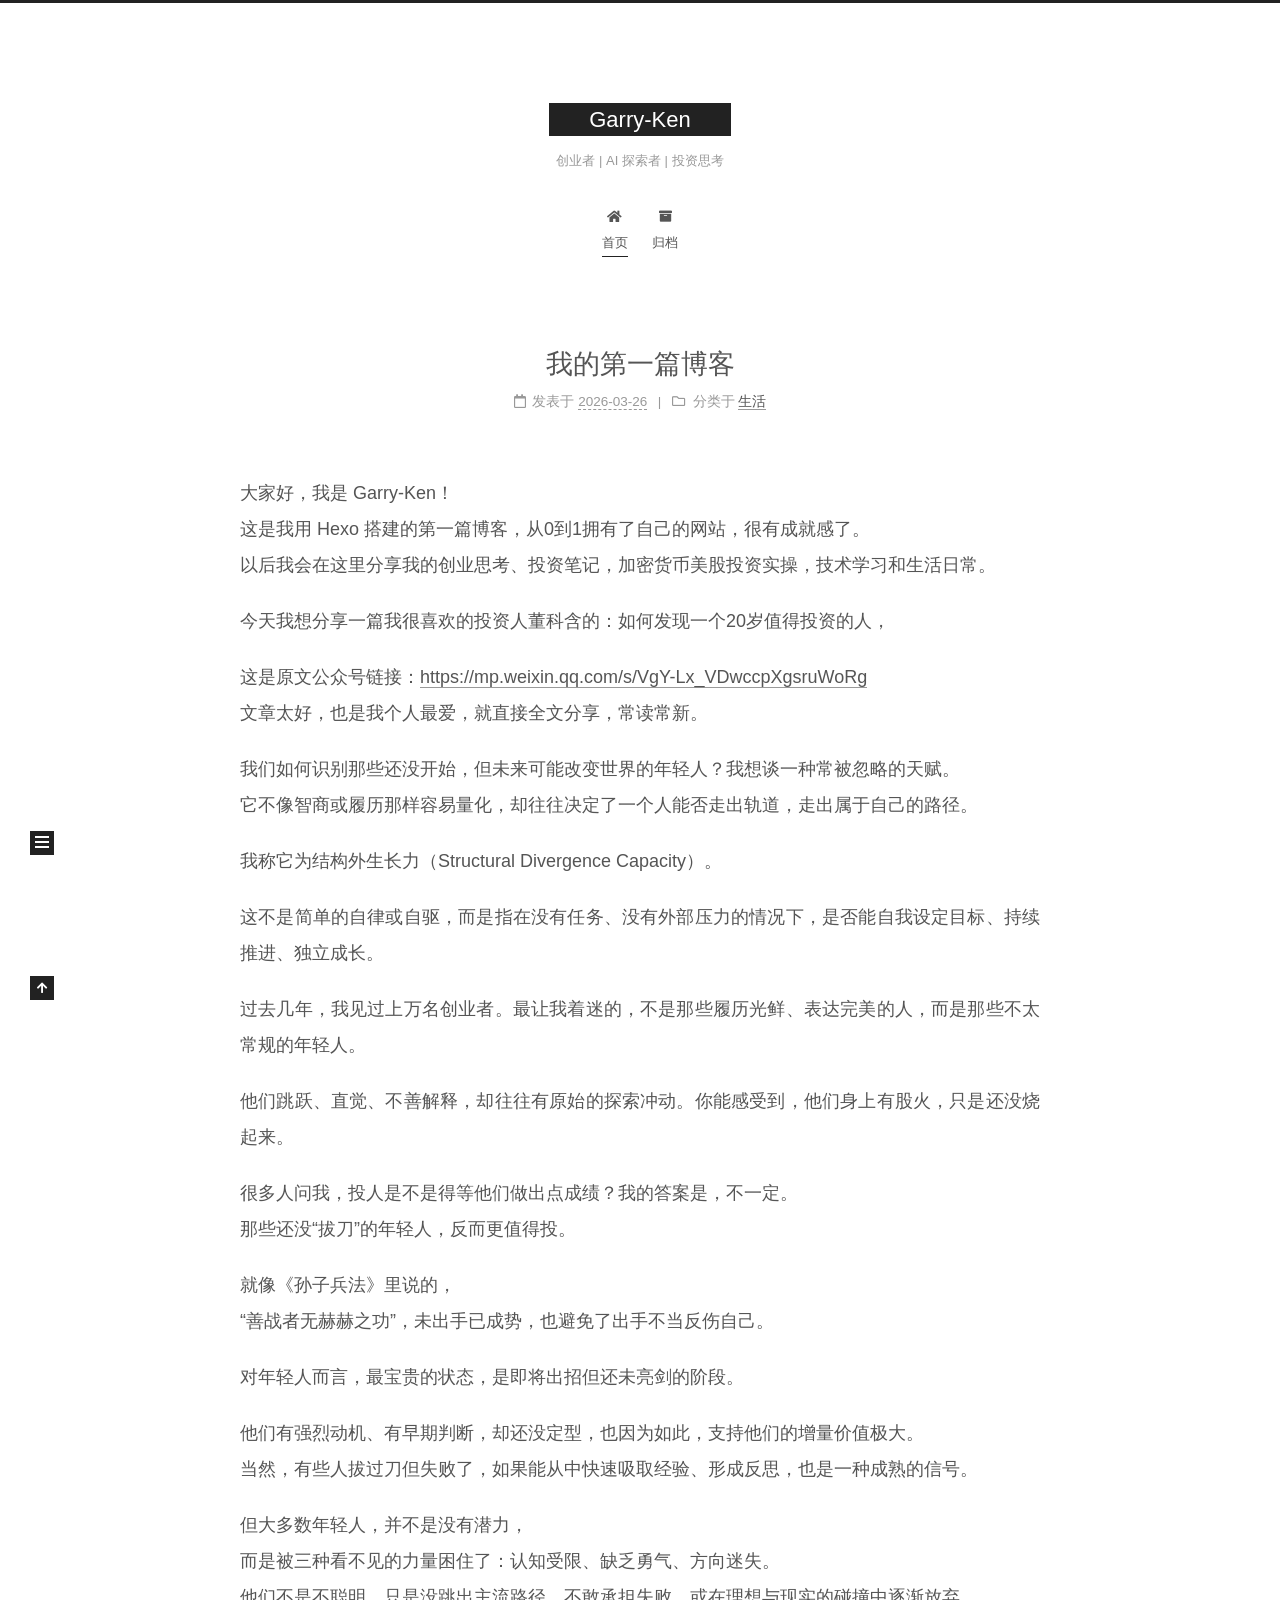
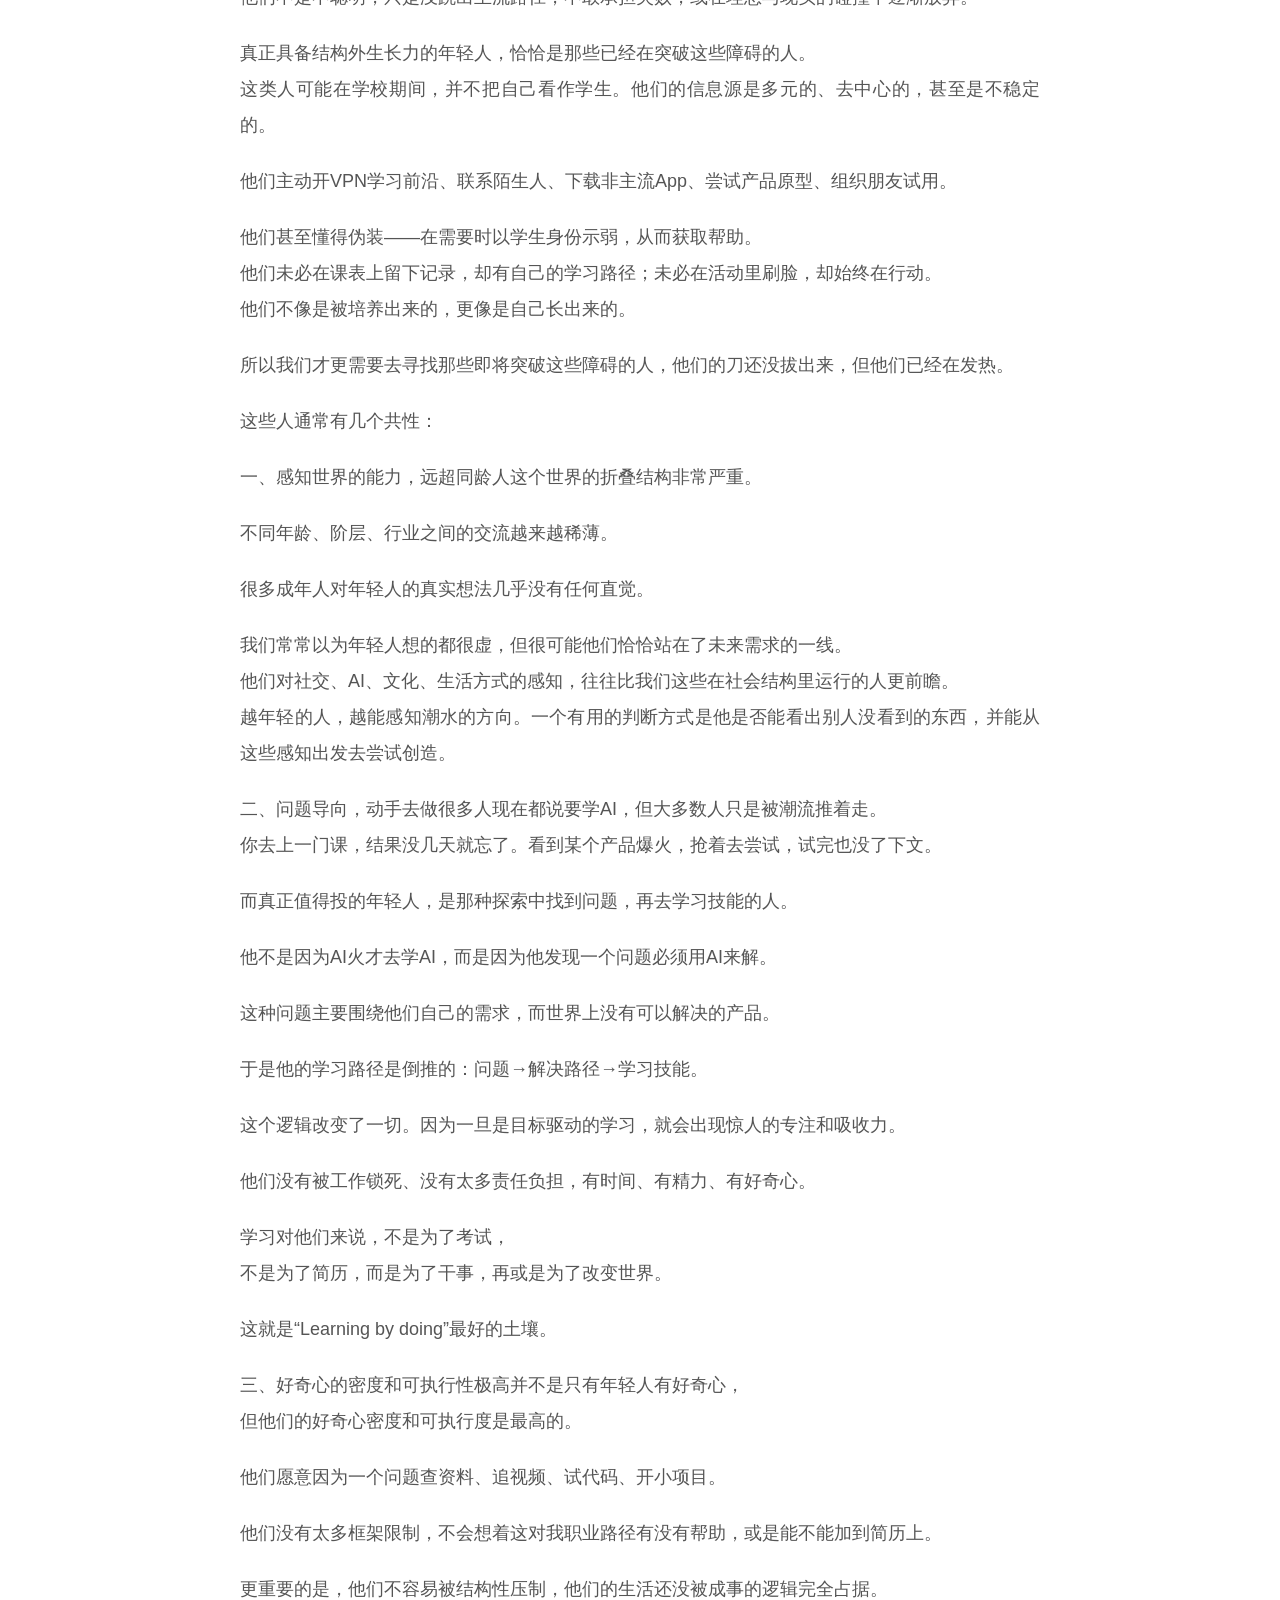
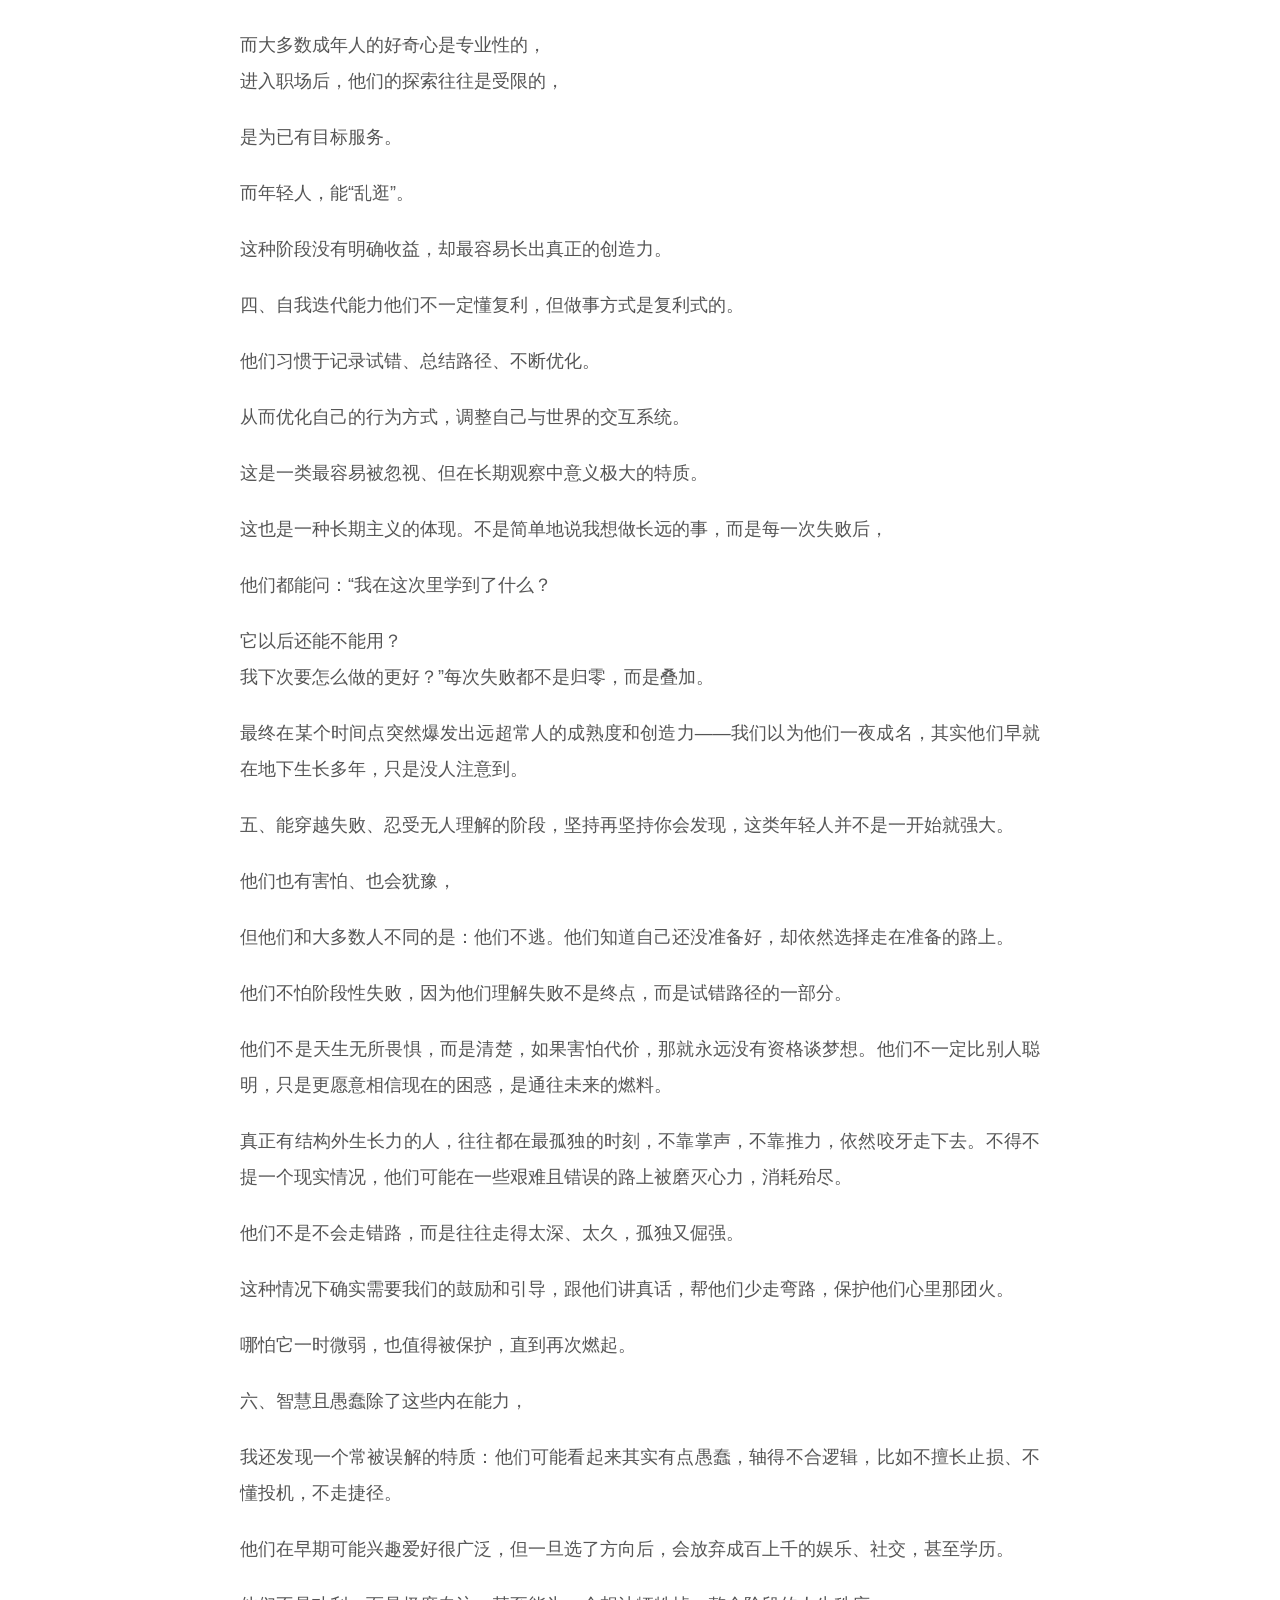
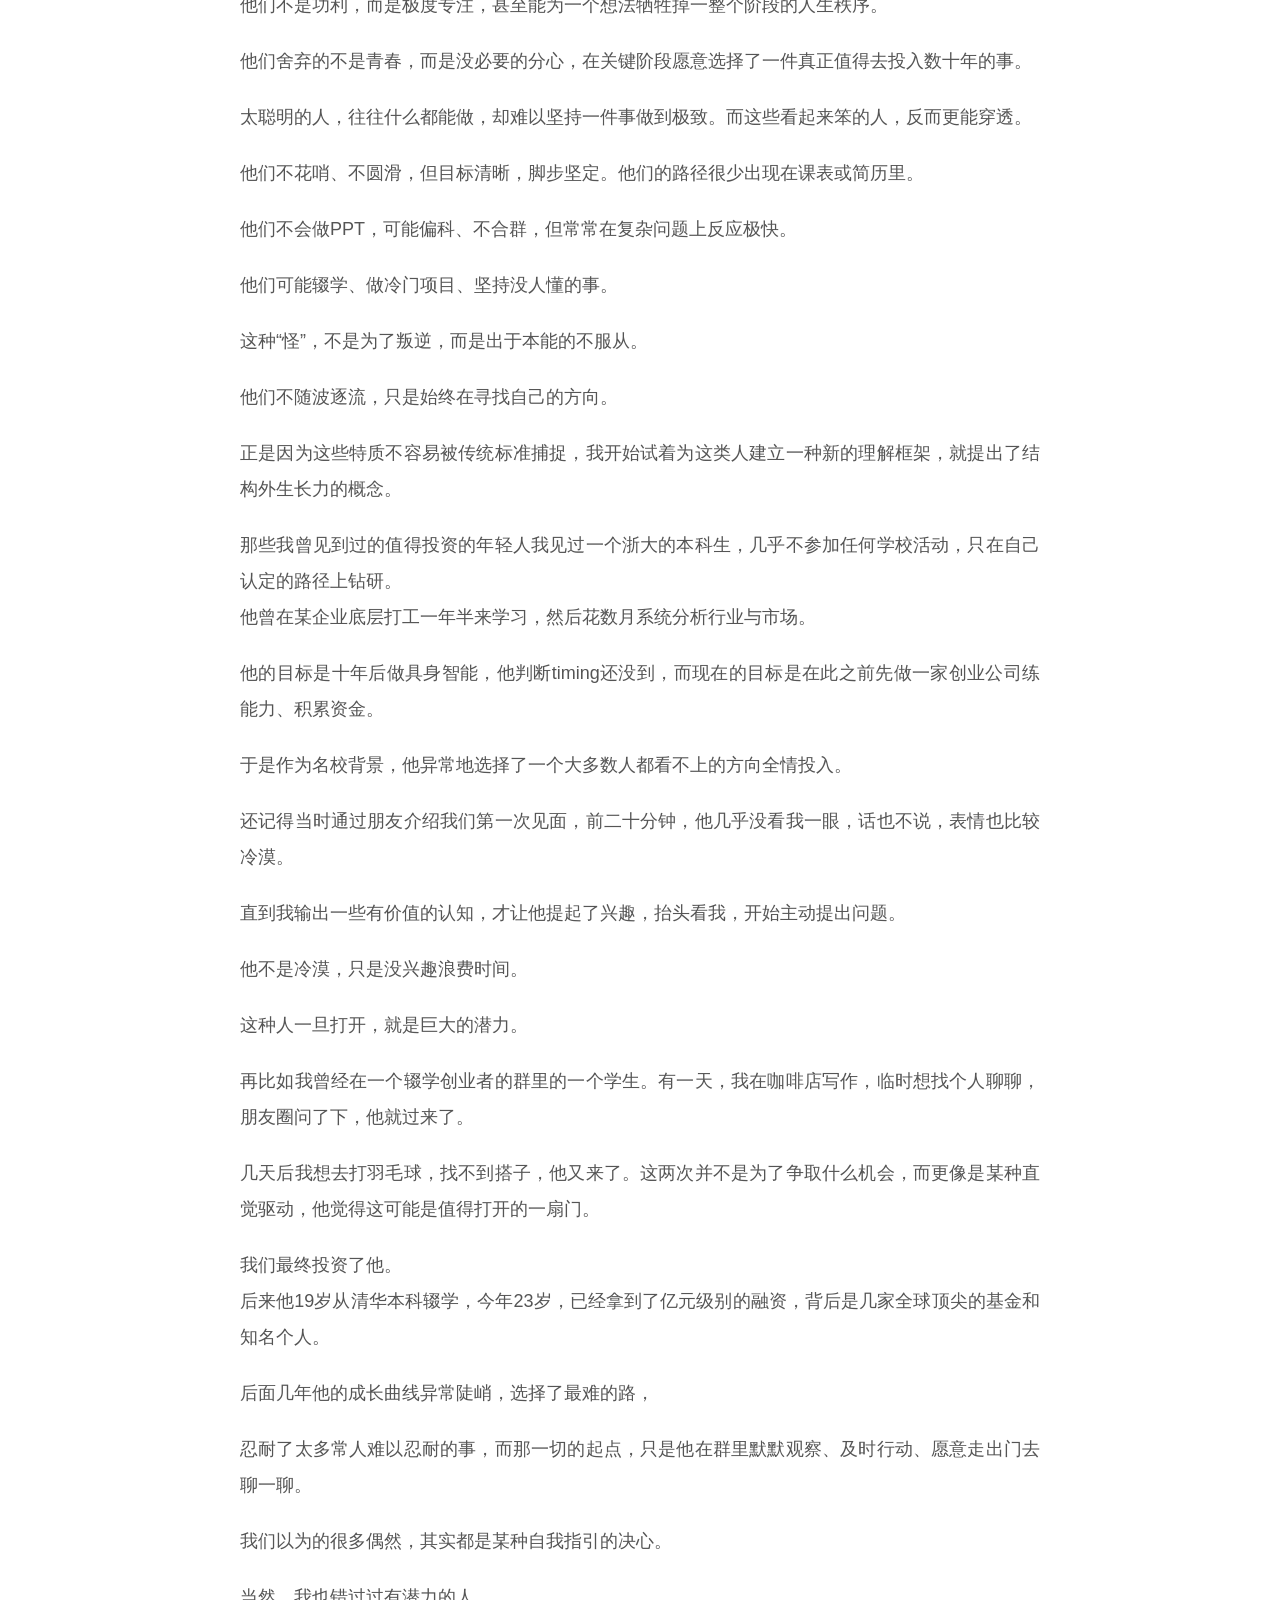
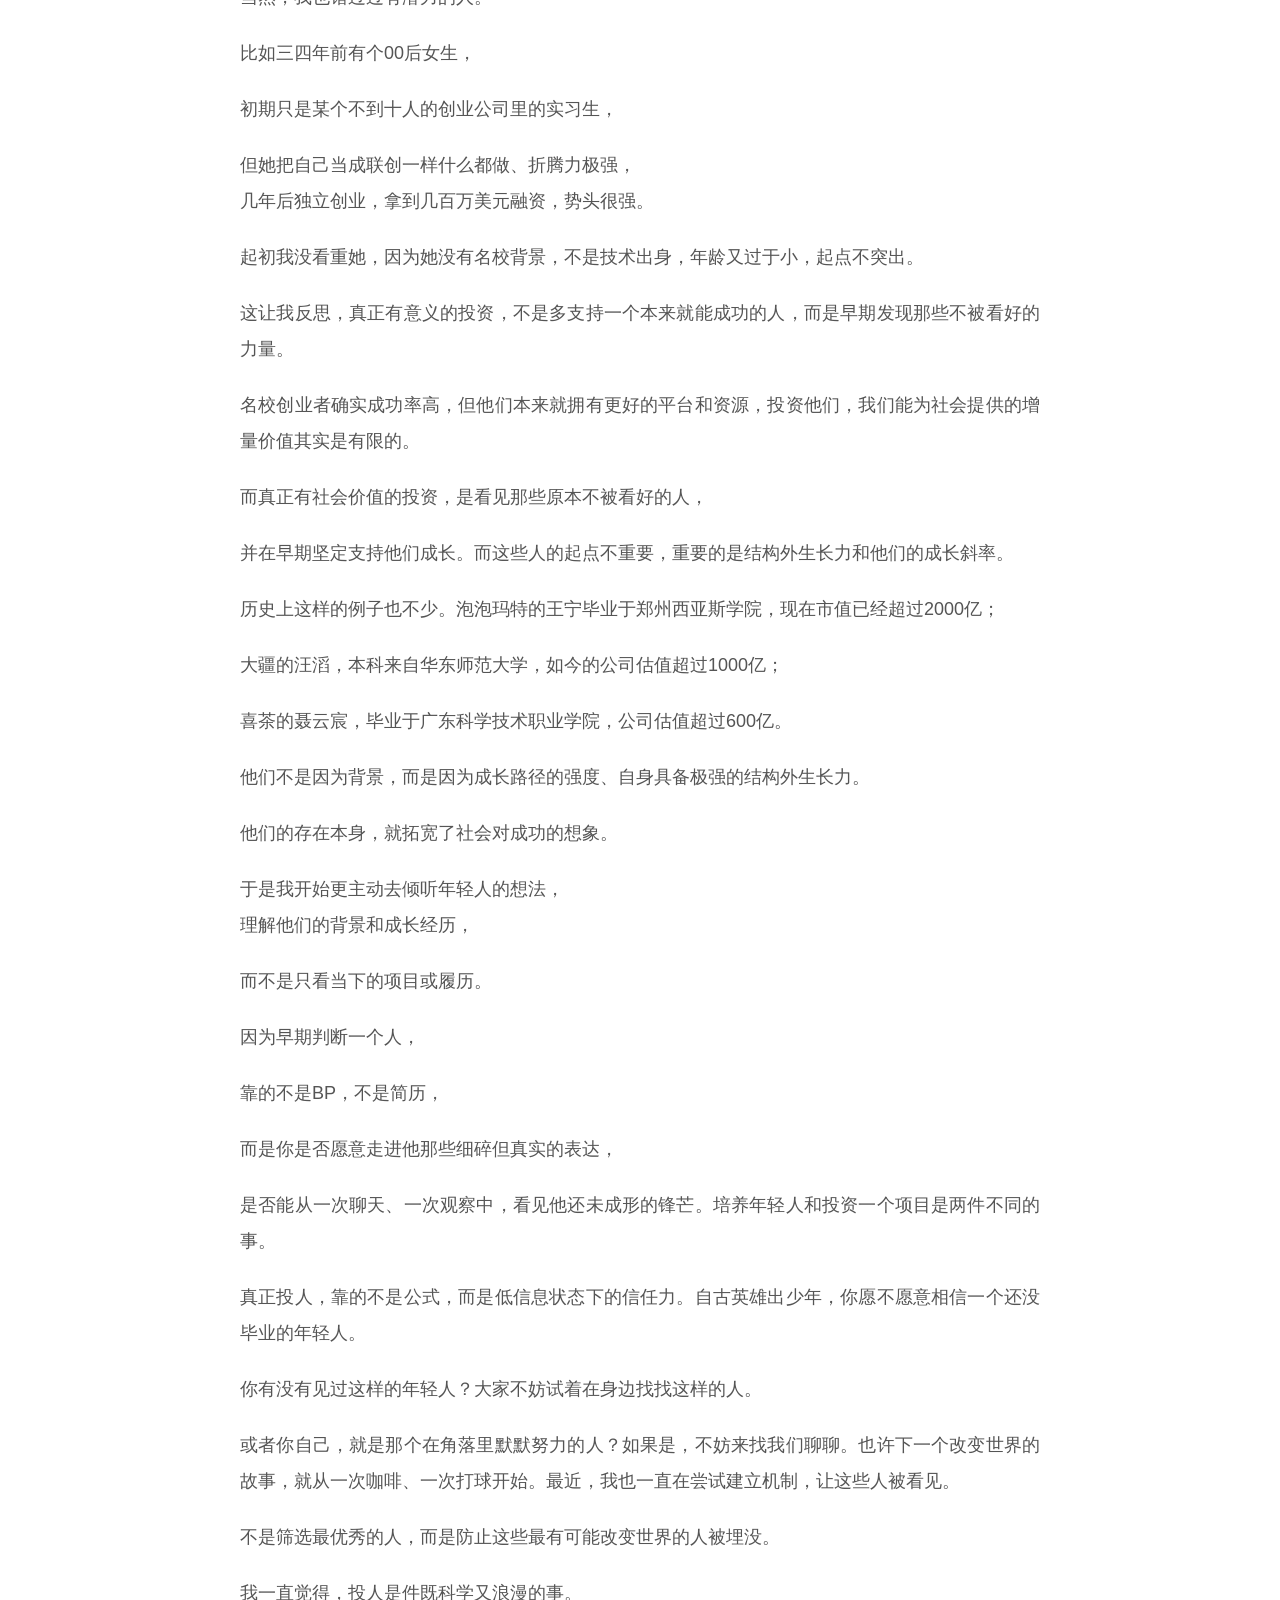
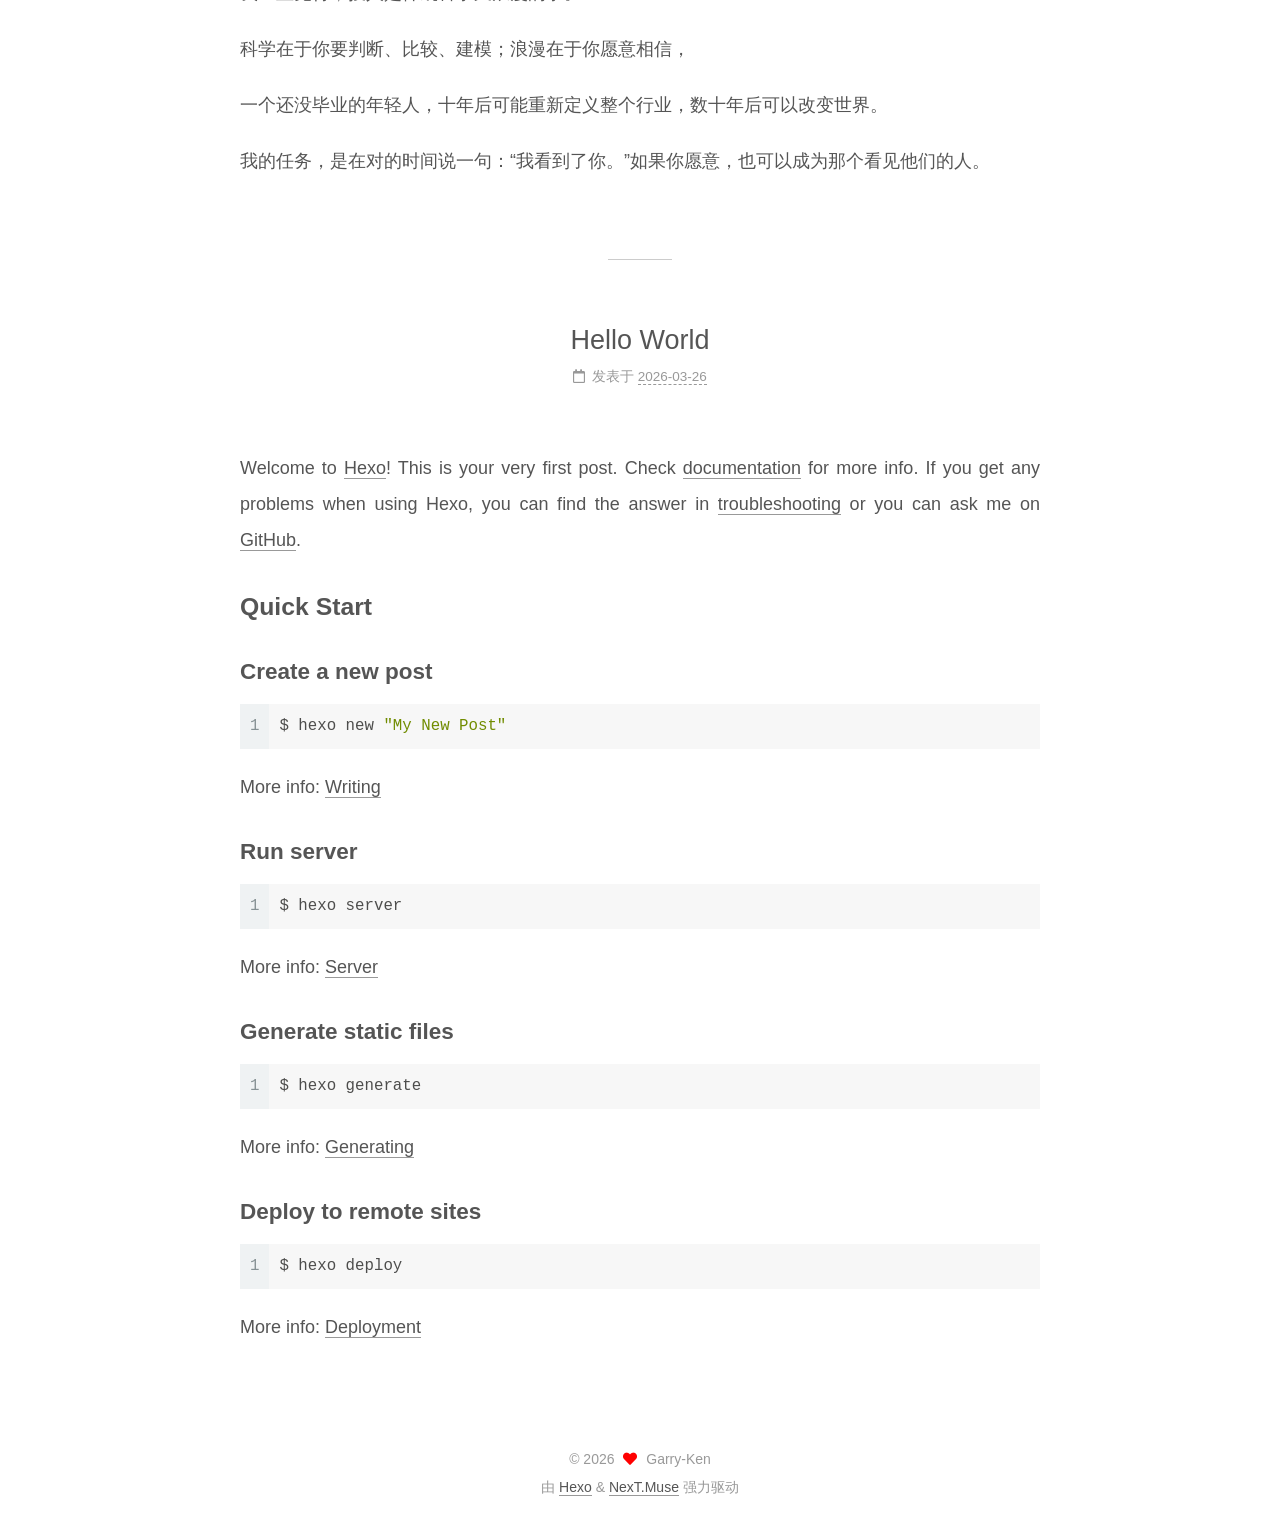
<file: index.html>
<!DOCTYPE html>
<html lang="zh-CN">
<head>
  <meta charset="UTF-8">
<meta name="viewport" content="width=device-width, initial-scale=1, maximum-scale=2">
<meta name="theme-color" content="#222">
<meta name="generator" content="Hexo 8.1.1">
  <link rel="apple-touch-icon" sizes="180x180" href="/images/apple-touch-icon-next.png">
  <link rel="icon" type="image/png" sizes="32x32" href="/images/favicon-32x32-next.png">
  <link rel="icon" type="image/png" sizes="16x16" href="/images/favicon-16x16-next.png">
  <link rel="mask-icon" href="/images/logo.svg" color="#222">

<link rel="stylesheet" href="/css/main.css">


<link rel="stylesheet" href="/lib/font-awesome/css/all.min.css">

<script id="hexo-configurations">
    var NexT = window.NexT || {};
    var CONFIG = {"hostname":"example.com","root":"/","scheme":"Muse","version":"7.8.0","exturl":false,"sidebar":{"position":"left","display":"post","padding":18,"offset":12,"onmobile":false},"copycode":{"enable":false,"show_result":false,"style":null},"back2top":{"enable":true,"sidebar":false,"scrollpercent":false},"bookmark":{"enable":false,"color":"#222","save":"auto"},"fancybox":false,"mediumzoom":false,"lazyload":false,"pangu":false,"comments":{"style":"tabs","active":null,"storage":true,"lazyload":false,"nav":null},"algolia":{"hits":{"per_page":10},"labels":{"input_placeholder":"Search for Posts","hits_empty":"We didn't find any results for the search: ${query}","hits_stats":"${hits} results found in ${time} ms"}},"localsearch":{"enable":false,"trigger":"auto","top_n_per_article":1,"unescape":false,"preload":false},"motion":{"enable":true,"async":false,"transition":{"post_block":"fadeIn","post_header":"slideDownIn","post_body":"slideDownIn","coll_header":"slideLeftIn","sidebar":"slideUpIn"}}};
  </script>

  <meta name="description" content="专注于创业、AI创富| 天使投资|多元思维|元认知">
<meta property="og:type" content="website">
<meta property="og:title" content="Garry-Ken">
<meta property="og:url" content="http://example.com/index.html">
<meta property="og:site_name" content="Garry-Ken">
<meta property="og:description" content="专注于创业、AI创富| 天使投资|多元思维|元认知">
<meta property="og:locale" content="zh_CN">
<meta property="article:author" content="Garry-Ken">
<meta name="twitter:card" content="summary">

<link rel="canonical" href="http://example.com/">


<script id="page-configurations">
  // https://hexo.io/docs/variables.html
  CONFIG.page = {
    sidebar: "",
    isHome : true,
    isPost : false,
    lang   : 'zh-CN'
  };
</script>

  <title>Garry-Ken</title>
  






  <noscript>
  <style>
  .use-motion .brand,
  .use-motion .menu-item,
  .sidebar-inner,
  .use-motion .post-block,
  .use-motion .pagination,
  .use-motion .comments,
  .use-motion .post-header,
  .use-motion .post-body,
  .use-motion .collection-header { opacity: initial; }

  .use-motion .site-title,
  .use-motion .site-subtitle {
    opacity: initial;
    top: initial;
  }

  .use-motion .logo-line-before i { left: initial; }
  .use-motion .logo-line-after i { right: initial; }
  </style>
</noscript>

</head>

<body itemscope itemtype="http://schema.org/WebPage">
  <div class="container use-motion">
    <div class="headband"></div>

    <header class="header" itemscope itemtype="http://schema.org/WPHeader">
      <div class="header-inner"><div class="site-brand-container">
  <div class="site-nav-toggle">
    <div class="toggle" aria-label="切换导航栏">
      <span class="toggle-line toggle-line-first"></span>
      <span class="toggle-line toggle-line-middle"></span>
      <span class="toggle-line toggle-line-last"></span>
    </div>
  </div>

  <div class="site-meta">

    <a href="/" class="brand" rel="start">
      <span class="logo-line-before"><i></i></span>
      <h1 class="site-title">Garry-Ken</h1>
      <span class="logo-line-after"><i></i></span>
    </a>
      <p class="site-subtitle" itemprop="description">创业者 | AI 探索者 | 投资思考</p>
  </div>

  <div class="site-nav-right">
    <div class="toggle popup-trigger">
    </div>
  </div>
</div>




<nav class="site-nav">
  <ul id="menu" class="main-menu menu">
        <li class="menu-item menu-item-home">

    <a href="/" rel="section"><i class="fa fa-home fa-fw"></i>首页</a>

  </li>
        <li class="menu-item menu-item-archives">

    <a href="/archives/" rel="section"><i class="fa fa-archive fa-fw"></i>归档</a>

  </li>
  </ul>
</nav>




</div>
    </header>

    
  <div class="back-to-top">
    <i class="fa fa-arrow-up"></i>
    <span>0%</span>
  </div>


    <main class="main">
      <div class="main-inner">
        <div class="content-wrap">
          

          <div class="content index posts-expand">
            
      
  
  
  <article itemscope itemtype="http://schema.org/Article" class="post-block" lang="zh-CN">
    <link itemprop="mainEntityOfPage" href="http://example.com/2026/03/26/%E6%88%91%E7%9A%84%E7%AC%AC%E4%B8%80%E7%AF%87%E5%8D%9A%E5%AE%A2/">

    <span hidden itemprop="author" itemscope itemtype="http://schema.org/Person">
      <meta itemprop="image" content="/images/avatar.gif">
      <meta itemprop="name" content="Garry-Ken">
      <meta itemprop="description" content="专注于创业、AI创富| 天使投资|多元思维|元认知">
    </span>

    <span hidden itemprop="publisher" itemscope itemtype="http://schema.org/Organization">
      <meta itemprop="name" content="Garry-Ken">
    </span>
      <header class="post-header">
        <h2 class="post-title" itemprop="name headline">
          
            <a href="/2026/03/26/%E6%88%91%E7%9A%84%E7%AC%AC%E4%B8%80%E7%AF%87%E5%8D%9A%E5%AE%A2/" class="post-title-link" itemprop="url">我的第一篇博客</a>
        </h2>

        <div class="post-meta">
            <span class="post-meta-item">
              <span class="post-meta-item-icon">
                <i class="far fa-calendar"></i>
              </span>
              <span class="post-meta-item-text">发表于</span>
              

              <time title="创建时间：2026-03-26 20:00:00 / 修改时间：01:20:45" itemprop="dateCreated datePublished" datetime="2026-03-26T20:00:00+08:00">2026-03-26</time>
            </span>
            <span class="post-meta-item">
              <span class="post-meta-item-icon">
                <i class="far fa-folder"></i>
              </span>
              <span class="post-meta-item-text">分类于</span>
                <span itemprop="about" itemscope itemtype="http://schema.org/Thing">
                  <a href="/categories/%E7%94%9F%E6%B4%BB/" itemprop="url" rel="index"><span itemprop="name">生活</span></a>
                </span>
            </span>

          

        </div>
      </header>

    
    
    
    <div class="post-body" itemprop="articleBody">

      
          <p>大家好，我是 Garry-Ken！<br>这是我用 Hexo 搭建的第一篇博客，从0到1拥有了自己的网站，很有成就感了。<br>以后我会在这里分享我的创业思考、投资笔记，加密货币美股投资实操，技术学习和生活日常。</p>
<p>今天我想分享一篇我很喜欢的投资人董科含的：如何发现一个20岁值得投资的人，</p>
<p>这是原文公众号链接：<a target="_blank" rel="noopener" href="https://mp.weixin.qq.com/s/VgY-Lx_VDwccpXgsruWoRg">https://mp.weixin.qq.com/s/VgY-Lx_VDwccpXgsruWoRg</a><br>文章太好，也是我个人最爱，就直接全文分享，常读常新。</p>
<p>我们如何识别那些还没开始，但未来可能改变世界的年轻人？我想谈一种常被忽略的天赋。<br>它不像智商或履历那样容易量化，却往往决定了一个人能否走出轨道，走出属于自己的路径。</p>
<p>我称它为结构外生长力（Structural Divergence Capacity）。</p>
<p>这不是简单的自律或自驱，而是指在没有任务、没有外部压力的情况下，是否能自我设定目标、持续推进、独立成长。</p>
<p>过去几年，我见过上万名创业者。最让我着迷的，不是那些履历光鲜、表达完美的人，而是那些不太常规的年轻人。</p>
<p>他们跳跃、直觉、不善解释，却往往有原始的探索冲动。你能感受到，他们身上有股火，只是还没烧起来。</p>
<p>很多人问我，投人是不是得等他们做出点成绩？我的答案是，不一定。<br>那些还没“拔刀”的年轻人，反而更值得投。</p>
<p>就像《孙子兵法》里说的，<br>“善战者无赫赫之功”，未出手已成势，也避免了出手不当反伤自己。</p>
<p>对年轻人而言，最宝贵的状态，是即将出招但还未亮剑的阶段。</p>
<p>他们有强烈动机、有早期判断，却还没定型，也因为如此，支持他们的增量价值极大。<br>当然，有些人拔过刀但失败了，如果能从中快速吸取经验、形成反思，也是一种成熟的信号。</p>
<p>但大多数年轻人，并不是没有潜力，<br>而是被三种看不见的力量困住了：认知受限、缺乏勇气、方向迷失。<br>他们不是不聪明，只是没跳出主流路径，不敢承担失败，或在理想与现实的碰撞中逐渐放弃。</p>
<p>真正具备结构外生长力的年轻人，恰恰是那些已经在突破这些障碍的人。<br>这类人可能在学校期间，并不把自己看作学生。他们的信息源是多元的、去中心的，甚至是不稳定的。</p>
<p>他们主动开VPN学习前沿、联系陌生人、下载非主流App、尝试产品原型、组织朋友试用。</p>
<p>他们甚至懂得伪装——在需要时以学生身份示弱，从而获取帮助。<br>他们未必在课表上留下记录，却有自己的学习路径；未必在活动里刷脸，却始终在行动。<br>他们不像是被培养出来的，更像是自己长出来的。</p>
<p>所以我们才更需要去寻找那些即将突破这些障碍的人，他们的刀还没拔出来，但他们已经在发热。</p>
<p>这些人通常有几个共性：</p>
<p>一、感知世界的能力，远超同龄人这个世界的折叠结构非常严重。</p>
<p>不同年龄、阶层、行业之间的交流越来越稀薄。</p>
<p>很多成年人对年轻人的真实想法几乎没有任何直觉。</p>
<p>我们常常以为年轻人想的都很虚，但很可能他们恰恰站在了未来需求的一线。<br>他们对社交、AI、文化、生活方式的感知，往往比我们这些在社会结构里运行的人更前瞻。<br>越年轻的人，越能感知潮水的方向。一个有用的判断方式是他是否能看出别人没看到的东西，并能从这些感知出发去尝试创造。</p>
<p>二、问题导向，动手去做很多人现在都说要学AI，但大多数人只是被潮流推着走。<br>你去上一门课，结果没几天就忘了。看到某个产品爆火，抢着去尝试，试完也没了下文。</p>
<p>而真正值得投的年轻人，是那种探索中找到问题，再去学习技能的人。</p>
<p>他不是因为AI火才去学AI，而是因为他发现一个问题必须用AI来解。</p>
<p>这种问题主要围绕他们自己的需求，而世界上没有可以解决的产品。</p>
<p>于是他的学习路径是倒推的：问题→解决路径→学习技能。</p>
<p>这个逻辑改变了一切。因为一旦是目标驱动的学习，就会出现惊人的专注和吸收力。</p>
<p>他们没有被工作锁死、没有太多责任负担，有时间、有精力、有好奇心。</p>
<p>学习对他们来说，不是为了考试，<br>不是为了简历，而是为了干事，再或是为了改变世界。</p>
<p>这就是“Learning by doing”最好的土壤。</p>
<p>三、好奇心的密度和可执行性极高并不是只有年轻人有好奇心，<br>但他们的好奇心密度和可执行度是最高的。</p>
<p>他们愿意因为一个问题查资料、追视频、试代码、开小项目。</p>
<p>他们没有太多框架限制，不会想着这对我职业路径有没有帮助，或是能不能加到简历上。</p>
<p>更重要的是，他们不容易被结构性压制，他们的生活还没被成事的逻辑完全占据。</p>
<p>而大多数成年人的好奇心是专业性的，<br>进入职场后，他们的探索往往是受限的，</p>
<p>是为已有目标服务。</p>
<p>而年轻人，能“乱逛”。</p>
<p>这种阶段没有明确收益，却最容易长出真正的创造力。</p>
<p>四、自我迭代能力他们不一定懂复利，但做事方式是复利式的。</p>
<p>他们习惯于记录试错、总结路径、不断优化。</p>
<p>从而优化自己的行为方式，调整自己与世界的交互系统。</p>
<p>这是一类最容易被忽视、但在长期观察中意义极大的特质。</p>
<p>这也是一种长期主义的体现。不是简单地说我想做长远的事，而是每一次失败后，</p>
<p>他们都能问：“我在这次里学到了什么？</p>
<p>它以后还能不能用？<br>我下次要怎么做的更好？”每次失败都不是归零，而是叠加。</p>
<p>最终在某个时间点突然爆发出远超常人的成熟度和创造力——我们以为他们一夜成名，其实他们早就在地下生长多年，只是没人注意到。</p>
<p>五、能穿越失败、忍受无人理解的阶段，坚持再坚持你会发现，这类年轻人并不是一开始就强大。</p>
<p>他们也有害怕、也会犹豫，</p>
<p>但他们和大多数人不同的是：他们不逃。他们知道自己还没准备好，却依然选择走在准备的路上。</p>
<p>他们不怕阶段性失败，因为他们理解失败不是终点，而是试错路径的一部分。</p>
<p>他们不是天生无所畏惧，而是清楚，如果害怕代价，那就永远没有资格谈梦想。他们不一定比别人聪明，只是更愿意相信现在的困惑，是通往未来的燃料。</p>
<p>真正有结构外生长力的人，往往都在最孤独的时刻，不靠掌声，不靠推力，依然咬牙走下去。不得不提一个现实情况，他们可能在一些艰难且错误的路上被磨灭心力，消耗殆尽。</p>
<p>他们不是不会走错路，而是往往走得太深、太久，孤独又倔强。</p>
<p>这种情况下确实需要我们的鼓励和引导，跟他们讲真话，帮他们少走弯路，保护他们心里那团火。</p>
<p>哪怕它一时微弱，也值得被保护，直到再次燃起。</p>
<p>六、智慧且愚蠢除了这些内在能力，</p>
<p>我还发现一个常被误解的特质：他们可能看起来其实有点愚蠢，轴得不合逻辑，比如不擅长止损、不懂投机，不走捷径。</p>
<p>他们在早期可能兴趣爱好很广泛，但一旦选了方向后，会放弃成百上千的娱乐、社交，甚至学历。</p>
<p>他们不是功利，而是极度专注，甚至能为一个想法牺牲掉一整个阶段的人生秩序。</p>
<p>他们舍弃的不是青春，而是没必要的分心，在关键阶段愿意选择了一件真正值得去投入数十年的事。</p>
<p>太聪明的人，往往什么都能做，却难以坚持一件事做到极致。而这些看起来笨的人，反而更能穿透。</p>
<p>他们不花哨、不圆滑，但目标清晰，脚步坚定。他们的路径很少出现在课表或简历里。</p>
<p>他们不会做PPT，可能偏科、不合群，但常常在复杂问题上反应极快。</p>
<p>他们可能辍学、做冷门项目、坚持没人懂的事。</p>
<p>这种“怪”，不是为了叛逆，而是出于本能的不服从。</p>
<p>他们不随波逐流，只是始终在寻找自己的方向。</p>
<p>正是因为这些特质不容易被传统标准捕捉，我开始试着为这类人建立一种新的理解框架，就提出了结构外生长力的概念。</p>
<p>那些我曾见到过的值得投资的年轻人我见过一个浙大的本科生，几乎不参加任何学校活动，只在自己认定的路径上钻研。<br>他曾在某企业底层打工一年半来学习，然后花数月系统分析行业与市场。</p>
<p>他的目标是十年后做具身智能，他判断timing还没到，而现在的目标是在此之前先做一家创业公司练能力、积累资金。</p>
<p>于是作为名校背景，他异常地选择了一个大多数人都看不上的方向全情投入。</p>
<p>还记得当时通过朋友介绍我们第一次见面，前二十分钟，他几乎没看我一眼，话也不说，表情也比较冷漠。</p>
<p>直到我输出一些有价值的认知，才让他提起了兴趣，抬头看我，开始主动提出问题。</p>
<p>他不是冷漠，只是没兴趣浪费时间。</p>
<p>这种人一旦打开，就是巨大的潜力。</p>
<p>再比如我曾经在一个辍学创业者的群里的一个学生。有一天，我在咖啡店写作，临时想找个人聊聊，朋友圈问了下，他就过来了。</p>
<p>几天后我想去打羽毛球，找不到搭子，他又来了。这两次并不是为了争取什么机会，而更像是某种直觉驱动，他觉得这可能是值得打开的一扇门。</p>
<p>我们最终投资了他。<br>后来他19岁从清华本科辍学，今年23岁，已经拿到了亿元级别的融资，背后是几家全球顶尖的基金和知名个人。</p>
<p>后面几年他的成长曲线异常陡峭，选择了最难的路，</p>
<p>忍耐了太多常人难以忍耐的事，而那一切的起点，只是他在群里默默观察、及时行动、愿意走出门去聊一聊。</p>
<p>我们以为的很多偶然，其实都是某种自我指引的决心。</p>
<p>当然，我也错过过有潜力的人。</p>
<p>比如三四年前有个00后女生，</p>
<p>初期只是某个不到十人的创业公司里的实习生，</p>
<p>但她把自己当成联创一样什么都做、折腾力极强，<br>几年后独立创业，拿到几百万美元融资，势头很强。</p>
<p>起初我没看重她，因为她没有名校背景，不是技术出身，年龄又过于小，起点不突出。</p>
<p>这让我反思，真正有意义的投资，不是多支持一个本来就能成功的人，而是早期发现那些不被看好的力量。</p>
<p>名校创业者确实成功率高，但他们本来就拥有更好的平台和资源，投资他们，我们能为社会提供的增量价值其实是有限的。</p>
<p>而真正有社会价值的投资，是看见那些原本不被看好的人，</p>
<p>并在早期坚定支持他们成长。而这些人的起点不重要，重要的是结构外生长力和他们的成长斜率。</p>
<p>历史上这样的例子也不少。泡泡玛特的王宁毕业于郑州西亚斯学院，现在市值已经超过2000亿；</p>
<p>大疆的汪滔，本科来自华东师范大学，如今的公司估值超过1000亿；</p>
<p>喜茶的聂云宸，毕业于广东科学技术职业学院，公司估值超过600亿。</p>
<p>他们不是因为背景，而是因为成长路径的强度、自身具备极强的结构外生长力。</p>
<p>他们的存在本身，就拓宽了社会对成功的想象。</p>
<p>于是我开始更主动去倾听年轻人的想法，<br>理解他们的背景和成长经历，</p>
<p>而不是只看当下的项目或履历。</p>
<p>因为早期判断一个人，</p>
<p>靠的不是BP，不是简历，</p>
<p>而是你是否愿意走进他那些细碎但真实的表达，</p>
<p>是否能从一次聊天、一次观察中，看见他还未成形的锋芒。培养年轻人和投资一个项目是两件不同的事。</p>
<p>真正投人，靠的不是公式，而是低信息状态下的信任力。自古英雄出少年，你愿不愿意相信一个还没毕业的年轻人。</p>
<p>你有没有见过这样的年轻人？大家不妨试着在身边找找这样的人。</p>
<p>或者你自己，就是那个在角落里默默努力的人？如果是，不妨来找我们聊聊。也许下一个改变世界的故事，就从一次咖啡、一次打球开始。最近，我也一直在尝试建立机制，让这些人被看见。</p>
<p>不是筛选最优秀的人，而是防止这些最有可能改变世界的人被埋没。</p>
<p>我一直觉得，投人是件既科学又浪漫的事。</p>
<p>科学在于你要判断、比较、建模；浪漫在于你愿意相信，</p>
<p>一个还没毕业的年轻人，十年后可能重新定义整个行业，数十年后可以改变世界。</p>
<p>我的任务，是在对的时间说一句：“我看到了你。”如果你愿意，也可以成为那个看见他们的人。</p>

      
    </div>

    
    
    
      <footer class="post-footer">
        <div class="post-eof"></div>
      </footer>
  </article>
  
  
  

      
  
  
  <article itemscope itemtype="http://schema.org/Article" class="post-block" lang="zh-CN">
    <link itemprop="mainEntityOfPage" href="http://example.com/2026/03/26/hello-world/">

    <span hidden itemprop="author" itemscope itemtype="http://schema.org/Person">
      <meta itemprop="image" content="/images/avatar.gif">
      <meta itemprop="name" content="Garry-Ken">
      <meta itemprop="description" content="专注于创业、AI创富| 天使投资|多元思维|元认知">
    </span>

    <span hidden itemprop="publisher" itemscope itemtype="http://schema.org/Organization">
      <meta itemprop="name" content="Garry-Ken">
    </span>
      <header class="post-header">
        <h2 class="post-title" itemprop="name headline">
          
            <a href="/2026/03/26/hello-world/" class="post-title-link" itemprop="url">Hello World</a>
        </h2>

        <div class="post-meta">
            <span class="post-meta-item">
              <span class="post-meta-item-icon">
                <i class="far fa-calendar"></i>
              </span>
              <span class="post-meta-item-text">发表于</span>

              <time title="创建时间：2026-03-26 00:10:28" itemprop="dateCreated datePublished" datetime="2026-03-26T00:10:28+08:00">2026-03-26</time>
            </span>

          

        </div>
      </header>

    
    
    
    <div class="post-body" itemprop="articleBody">

      
          <p>Welcome to <a target="_blank" rel="noopener" href="https://hexo.io/">Hexo</a>! This is your very first post. Check <a target="_blank" rel="noopener" href="https://hexo.io/docs/">documentation</a> for more info. If you get any problems when using Hexo, you can find the answer in <a target="_blank" rel="noopener" href="https://hexo.io/docs/troubleshooting.html">troubleshooting</a> or you can ask me on <a target="_blank" rel="noopener" href="https://github.com/hexojs/hexo/issues">GitHub</a>.</p>
<h2 id="Quick-Start"><a href="#Quick-Start" class="headerlink" title="Quick Start"></a>Quick Start</h2><h3 id="Create-a-new-post"><a href="#Create-a-new-post" class="headerlink" title="Create a new post"></a>Create a new post</h3><figure class="highlight bash"><table><tr><td class="gutter"><pre><span class="line">1</span><br></pre></td><td class="code"><pre><span class="line">$ hexo new <span class="string">&quot;My New Post&quot;</span></span><br></pre></td></tr></table></figure>

<p>More info: <a target="_blank" rel="noopener" href="https://hexo.io/docs/writing.html">Writing</a></p>
<h3 id="Run-server"><a href="#Run-server" class="headerlink" title="Run server"></a>Run server</h3><figure class="highlight bash"><table><tr><td class="gutter"><pre><span class="line">1</span><br></pre></td><td class="code"><pre><span class="line">$ hexo server</span><br></pre></td></tr></table></figure>

<p>More info: <a target="_blank" rel="noopener" href="https://hexo.io/docs/server.html">Server</a></p>
<h3 id="Generate-static-files"><a href="#Generate-static-files" class="headerlink" title="Generate static files"></a>Generate static files</h3><figure class="highlight bash"><table><tr><td class="gutter"><pre><span class="line">1</span><br></pre></td><td class="code"><pre><span class="line">$ hexo generate</span><br></pre></td></tr></table></figure>

<p>More info: <a target="_blank" rel="noopener" href="https://hexo.io/docs/generating.html">Generating</a></p>
<h3 id="Deploy-to-remote-sites"><a href="#Deploy-to-remote-sites" class="headerlink" title="Deploy to remote sites"></a>Deploy to remote sites</h3><figure class="highlight bash"><table><tr><td class="gutter"><pre><span class="line">1</span><br></pre></td><td class="code"><pre><span class="line">$ hexo deploy</span><br></pre></td></tr></table></figure>

<p>More info: <a target="_blank" rel="noopener" href="https://hexo.io/docs/one-command-deployment.html">Deployment</a></p>

      
    </div>

    
    
    
      <footer class="post-footer">
        <div class="post-eof"></div>
      </footer>
  </article>
  
  
  


  



          </div>
          

<script>
  window.addEventListener('tabs:register', () => {
    let { activeClass } = CONFIG.comments;
    if (CONFIG.comments.storage) {
      activeClass = localStorage.getItem('comments_active') || activeClass;
    }
    if (activeClass) {
      let activeTab = document.querySelector(`a[href="#comment-${activeClass}"]`);
      if (activeTab) {
        activeTab.click();
      }
    }
  });
  if (CONFIG.comments.storage) {
    window.addEventListener('tabs:click', event => {
      if (!event.target.matches('.tabs-comment .tab-content .tab-pane')) return;
      let commentClass = event.target.classList[1];
      localStorage.setItem('comments_active', commentClass);
    });
  }
</script>

        </div>
          
  
  <div class="toggle sidebar-toggle">
    <span class="toggle-line toggle-line-first"></span>
    <span class="toggle-line toggle-line-middle"></span>
    <span class="toggle-line toggle-line-last"></span>
  </div>

  <aside class="sidebar">
    <div class="sidebar-inner">

      <ul class="sidebar-nav motion-element">
        <li class="sidebar-nav-toc">
          文章目录
        </li>
        <li class="sidebar-nav-overview">
          站点概览
        </li>
      </ul>

      <!--noindex-->
      <div class="post-toc-wrap sidebar-panel">
      </div>
      <!--/noindex-->

      <div class="site-overview-wrap sidebar-panel">
        <div class="site-author motion-element" itemprop="author" itemscope itemtype="http://schema.org/Person">
  <p class="site-author-name" itemprop="name">Garry-Ken</p>
  <div class="site-description" itemprop="description">专注于创业、AI创富| 天使投资|多元思维|元认知</div>
</div>
<div class="site-state-wrap motion-element">
  <nav class="site-state">
      <div class="site-state-item site-state-posts">
          <a href="/archives/">
        
          <span class="site-state-item-count">2</span>
          <span class="site-state-item-name">日志</span>
        </a>
      </div>
      <div class="site-state-item site-state-categories">
        <span class="site-state-item-count">1</span>
        <span class="site-state-item-name">分类</span>
      </div>
      <div class="site-state-item site-state-tags">
        <span class="site-state-item-count">1</span>
        <span class="site-state-item-name">标签</span>
      </div>
  </nav>
</div>



      </div>

    </div>
  </aside>
  <div id="sidebar-dimmer"></div>


      </div>
    </main>

    <footer class="footer">
      <div class="footer-inner">
        

        

<div class="copyright">
  
  &copy; 
  <span itemprop="copyrightYear">2026</span>
  <span class="with-love">
    <i class="fa fa-heart"></i>
  </span>
  <span class="author" itemprop="copyrightHolder">Garry-Ken</span>
</div>
  <div class="powered-by">由 <a href="https://hexo.io/" class="theme-link" rel="noopener" target="_blank">Hexo</a> & <a href="https://muse.theme-next.org/" class="theme-link" rel="noopener" target="_blank">NexT.Muse</a> 强力驱动
  </div>

        








      </div>
    </footer>
  </div>

  
  <script src="/lib/anime.min.js"></script>
  <script src="/lib/velocity/velocity.min.js"></script>
  <script src="/lib/velocity/velocity.ui.min.js"></script>

<script src="/js/utils.js"></script>

<script src="/js/motion.js"></script>


<script src="/js/schemes/muse.js"></script>


<script src="/js/next-boot.js"></script>




  















  

  

</body>
</html>
</file>
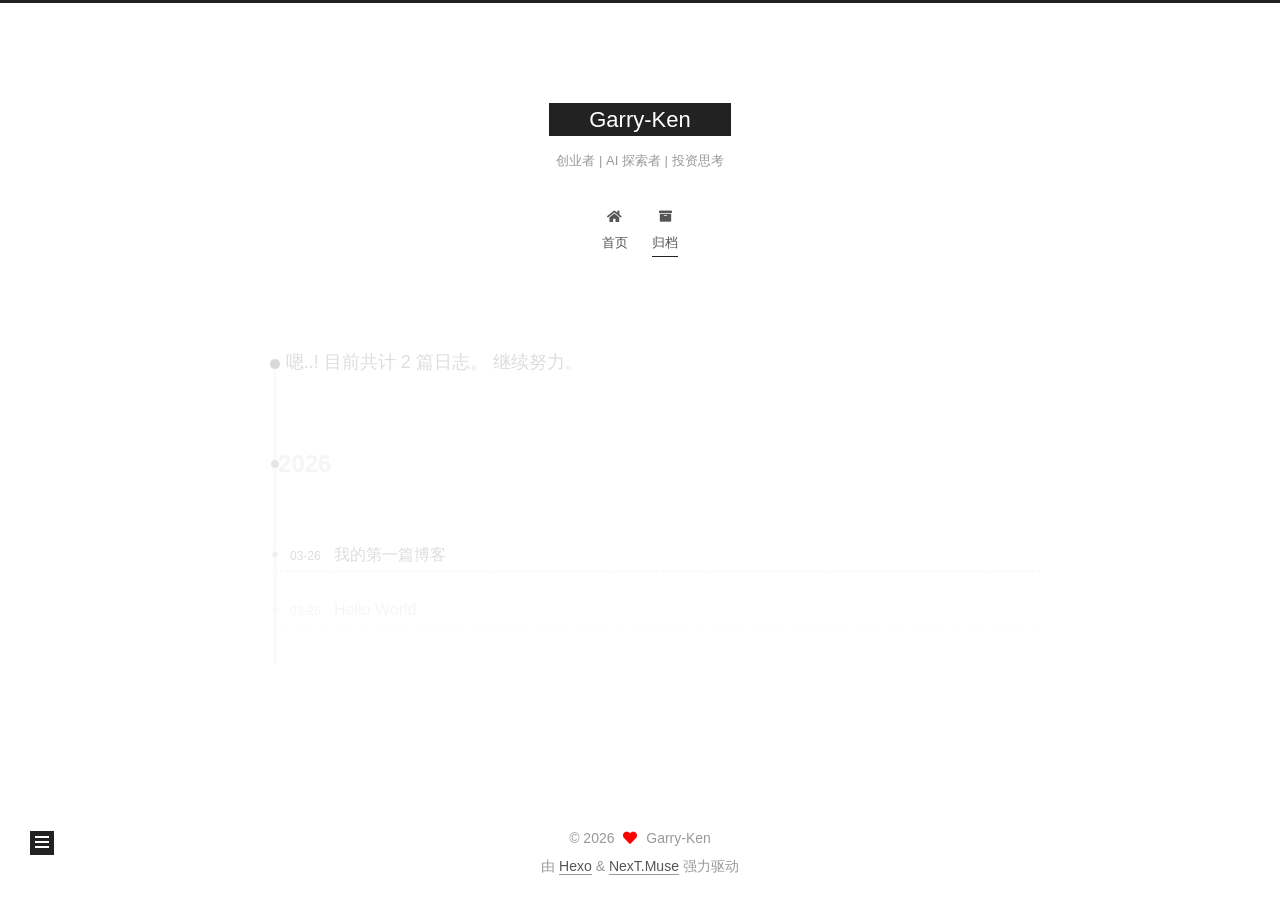
<file: archives/index.html>
<!DOCTYPE html>
<html lang="zh-CN">
<head>
  <meta charset="UTF-8">
<meta name="viewport" content="width=device-width, initial-scale=1, maximum-scale=2">
<meta name="theme-color" content="#222">
<meta name="generator" content="Hexo 8.1.1">
  <link rel="apple-touch-icon" sizes="180x180" href="/images/apple-touch-icon-next.png">
  <link rel="icon" type="image/png" sizes="32x32" href="/images/favicon-32x32-next.png">
  <link rel="icon" type="image/png" sizes="16x16" href="/images/favicon-16x16-next.png">
  <link rel="mask-icon" href="/images/logo.svg" color="#222">

<link rel="stylesheet" href="/css/main.css">


<link rel="stylesheet" href="/lib/font-awesome/css/all.min.css">

<script id="hexo-configurations">
    var NexT = window.NexT || {};
    var CONFIG = {"hostname":"example.com","root":"/","scheme":"Muse","version":"7.8.0","exturl":false,"sidebar":{"position":"left","display":"post","padding":18,"offset":12,"onmobile":false},"copycode":{"enable":false,"show_result":false,"style":null},"back2top":{"enable":true,"sidebar":false,"scrollpercent":false},"bookmark":{"enable":false,"color":"#222","save":"auto"},"fancybox":false,"mediumzoom":false,"lazyload":false,"pangu":false,"comments":{"style":"tabs","active":null,"storage":true,"lazyload":false,"nav":null},"algolia":{"hits":{"per_page":10},"labels":{"input_placeholder":"Search for Posts","hits_empty":"We didn't find any results for the search: ${query}","hits_stats":"${hits} results found in ${time} ms"}},"localsearch":{"enable":false,"trigger":"auto","top_n_per_article":1,"unescape":false,"preload":false},"motion":{"enable":true,"async":false,"transition":{"post_block":"fadeIn","post_header":"slideDownIn","post_body":"slideDownIn","coll_header":"slideLeftIn","sidebar":"slideUpIn"}}};
  </script>

  <meta name="description" content="专注于创业、AI创富| 天使投资|多元思维|元认知">
<meta property="og:type" content="website">
<meta property="og:title" content="Garry-Ken">
<meta property="og:url" content="http://example.com/archives/index.html">
<meta property="og:site_name" content="Garry-Ken">
<meta property="og:description" content="专注于创业、AI创富| 天使投资|多元思维|元认知">
<meta property="og:locale" content="zh_CN">
<meta property="article:author" content="Garry-Ken">
<meta name="twitter:card" content="summary">

<link rel="canonical" href="http://example.com/archives/">


<script id="page-configurations">
  // https://hexo.io/docs/variables.html
  CONFIG.page = {
    sidebar: "",
    isHome : false,
    isPost : false,
    lang   : 'zh-CN'
  };
</script>

  <title>归档 | Garry-Ken</title>
  






  <noscript>
  <style>
  .use-motion .brand,
  .use-motion .menu-item,
  .sidebar-inner,
  .use-motion .post-block,
  .use-motion .pagination,
  .use-motion .comments,
  .use-motion .post-header,
  .use-motion .post-body,
  .use-motion .collection-header { opacity: initial; }

  .use-motion .site-title,
  .use-motion .site-subtitle {
    opacity: initial;
    top: initial;
  }

  .use-motion .logo-line-before i { left: initial; }
  .use-motion .logo-line-after i { right: initial; }
  </style>
</noscript>

</head>

<body itemscope itemtype="http://schema.org/WebPage">
  <div class="container use-motion">
    <div class="headband"></div>

    <header class="header" itemscope itemtype="http://schema.org/WPHeader">
      <div class="header-inner"><div class="site-brand-container">
  <div class="site-nav-toggle">
    <div class="toggle" aria-label="切换导航栏">
      <span class="toggle-line toggle-line-first"></span>
      <span class="toggle-line toggle-line-middle"></span>
      <span class="toggle-line toggle-line-last"></span>
    </div>
  </div>

  <div class="site-meta">

    <a href="/" class="brand" rel="start">
      <span class="logo-line-before"><i></i></span>
      <h1 class="site-title">Garry-Ken</h1>
      <span class="logo-line-after"><i></i></span>
    </a>
      <p class="site-subtitle" itemprop="description">创业者 | AI 探索者 | 投资思考</p>
  </div>

  <div class="site-nav-right">
    <div class="toggle popup-trigger">
    </div>
  </div>
</div>




<nav class="site-nav">
  <ul id="menu" class="main-menu menu">
        <li class="menu-item menu-item-home">

    <a href="/" rel="section"><i class="fa fa-home fa-fw"></i>首页</a>

  </li>
        <li class="menu-item menu-item-archives">

    <a href="/archives/" rel="section"><i class="fa fa-archive fa-fw"></i>归档</a>

  </li>
  </ul>
</nav>




</div>
    </header>

    
  <div class="back-to-top">
    <i class="fa fa-arrow-up"></i>
    <span>0%</span>
  </div>


    <main class="main">
      <div class="main-inner">
        <div class="content-wrap">
          

          <div class="content archive">
            

  
  
  
  <div class="post-block">
    <div class="posts-collapse">
      <div class="collection-title">
        <span class="collection-header">嗯..! 目前共计 2 篇日志。 继续努力。</span>
      </div>

      
    <div class="collection-year">
      <span class="collection-header">2026</span>
    </div>

  <article itemscope itemtype="http://schema.org/Article">
    <header class="post-header">

      <div class="post-meta">
        <time itemprop="dateCreated"
              datetime="2026-03-26T20:00:00+08:00"
              content="2026-03-26">
          03-26
        </time>
      </div>

      <div class="post-title">
          <a class="post-title-link" href="/2026/03/26/%E6%88%91%E7%9A%84%E7%AC%AC%E4%B8%80%E7%AF%87%E5%8D%9A%E5%AE%A2/" itemprop="url">
            <span itemprop="name">我的第一篇博客</span>
          </a>
      </div>

    </header>
  </article>

  <article itemscope itemtype="http://schema.org/Article">
    <header class="post-header">

      <div class="post-meta">
        <time itemprop="dateCreated"
              datetime="2026-03-26T00:10:28+08:00"
              content="2026-03-26">
          03-26
        </time>
      </div>

      <div class="post-title">
          <a class="post-title-link" href="/2026/03/26/hello-world/" itemprop="url">
            <span itemprop="name">Hello World</span>
          </a>
      </div>

    </header>
  </article>


    </div>
  </div>
  
  
  

  



          </div>
          

<script>
  window.addEventListener('tabs:register', () => {
    let { activeClass } = CONFIG.comments;
    if (CONFIG.comments.storage) {
      activeClass = localStorage.getItem('comments_active') || activeClass;
    }
    if (activeClass) {
      let activeTab = document.querySelector(`a[href="#comment-${activeClass}"]`);
      if (activeTab) {
        activeTab.click();
      }
    }
  });
  if (CONFIG.comments.storage) {
    window.addEventListener('tabs:click', event => {
      if (!event.target.matches('.tabs-comment .tab-content .tab-pane')) return;
      let commentClass = event.target.classList[1];
      localStorage.setItem('comments_active', commentClass);
    });
  }
</script>

        </div>
          
  
  <div class="toggle sidebar-toggle">
    <span class="toggle-line toggle-line-first"></span>
    <span class="toggle-line toggle-line-middle"></span>
    <span class="toggle-line toggle-line-last"></span>
  </div>

  <aside class="sidebar">
    <div class="sidebar-inner">

      <ul class="sidebar-nav motion-element">
        <li class="sidebar-nav-toc">
          文章目录
        </li>
        <li class="sidebar-nav-overview">
          站点概览
        </li>
      </ul>

      <!--noindex-->
      <div class="post-toc-wrap sidebar-panel">
      </div>
      <!--/noindex-->

      <div class="site-overview-wrap sidebar-panel">
        <div class="site-author motion-element" itemprop="author" itemscope itemtype="http://schema.org/Person">
  <p class="site-author-name" itemprop="name">Garry-Ken</p>
  <div class="site-description" itemprop="description">专注于创业、AI创富| 天使投资|多元思维|元认知</div>
</div>
<div class="site-state-wrap motion-element">
  <nav class="site-state">
      <div class="site-state-item site-state-posts">
          <a href="/archives/">
        
          <span class="site-state-item-count">2</span>
          <span class="site-state-item-name">日志</span>
        </a>
      </div>
      <div class="site-state-item site-state-categories">
        <span class="site-state-item-count">1</span>
        <span class="site-state-item-name">分类</span>
      </div>
      <div class="site-state-item site-state-tags">
        <span class="site-state-item-count">1</span>
        <span class="site-state-item-name">标签</span>
      </div>
  </nav>
</div>



      </div>

    </div>
  </aside>
  <div id="sidebar-dimmer"></div>


      </div>
    </main>

    <footer class="footer">
      <div class="footer-inner">
        

        

<div class="copyright">
  
  &copy; 
  <span itemprop="copyrightYear">2026</span>
  <span class="with-love">
    <i class="fa fa-heart"></i>
  </span>
  <span class="author" itemprop="copyrightHolder">Garry-Ken</span>
</div>
  <div class="powered-by">由 <a href="https://hexo.io/" class="theme-link" rel="noopener" target="_blank">Hexo</a> & <a href="https://muse.theme-next.org/" class="theme-link" rel="noopener" target="_blank">NexT.Muse</a> 强力驱动
  </div>

        








      </div>
    </footer>
  </div>

  
  <script src="/lib/anime.min.js"></script>
  <script src="/lib/velocity/velocity.min.js"></script>
  <script src="/lib/velocity/velocity.ui.min.js"></script>

<script src="/js/utils.js"></script>

<script src="/js/motion.js"></script>


<script src="/js/schemes/muse.js"></script>


<script src="/js/next-boot.js"></script>




  















  

  

</body>
</html>
</file>
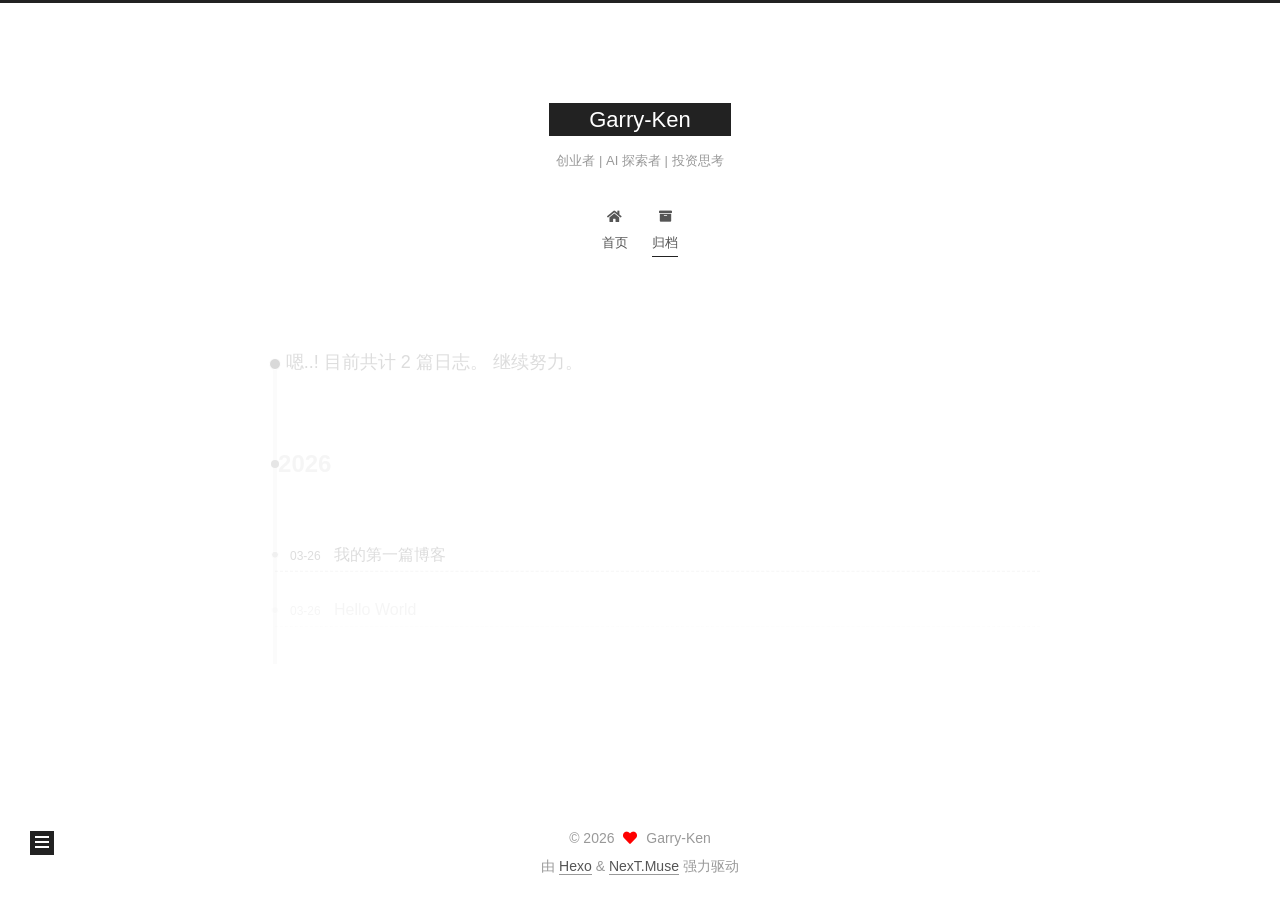
<file: archives/2026/index.html>
<!DOCTYPE html>
<html lang="zh-CN">
<head>
  <meta charset="UTF-8">
<meta name="viewport" content="width=device-width, initial-scale=1, maximum-scale=2">
<meta name="theme-color" content="#222">
<meta name="generator" content="Hexo 8.1.1">
  <link rel="apple-touch-icon" sizes="180x180" href="/images/apple-touch-icon-next.png">
  <link rel="icon" type="image/png" sizes="32x32" href="/images/favicon-32x32-next.png">
  <link rel="icon" type="image/png" sizes="16x16" href="/images/favicon-16x16-next.png">
  <link rel="mask-icon" href="/images/logo.svg" color="#222">

<link rel="stylesheet" href="/css/main.css">


<link rel="stylesheet" href="/lib/font-awesome/css/all.min.css">

<script id="hexo-configurations">
    var NexT = window.NexT || {};
    var CONFIG = {"hostname":"example.com","root":"/","scheme":"Muse","version":"7.8.0","exturl":false,"sidebar":{"position":"left","display":"post","padding":18,"offset":12,"onmobile":false},"copycode":{"enable":false,"show_result":false,"style":null},"back2top":{"enable":true,"sidebar":false,"scrollpercent":false},"bookmark":{"enable":false,"color":"#222","save":"auto"},"fancybox":false,"mediumzoom":false,"lazyload":false,"pangu":false,"comments":{"style":"tabs","active":null,"storage":true,"lazyload":false,"nav":null},"algolia":{"hits":{"per_page":10},"labels":{"input_placeholder":"Search for Posts","hits_empty":"We didn't find any results for the search: ${query}","hits_stats":"${hits} results found in ${time} ms"}},"localsearch":{"enable":false,"trigger":"auto","top_n_per_article":1,"unescape":false,"preload":false},"motion":{"enable":true,"async":false,"transition":{"post_block":"fadeIn","post_header":"slideDownIn","post_body":"slideDownIn","coll_header":"slideLeftIn","sidebar":"slideUpIn"}}};
  </script>

  <meta name="description" content="专注于创业、AI创富| 天使投资|多元思维|元认知">
<meta property="og:type" content="website">
<meta property="og:title" content="Garry-Ken">
<meta property="og:url" content="http://example.com/archives/2026/index.html">
<meta property="og:site_name" content="Garry-Ken">
<meta property="og:description" content="专注于创业、AI创富| 天使投资|多元思维|元认知">
<meta property="og:locale" content="zh_CN">
<meta property="article:author" content="Garry-Ken">
<meta name="twitter:card" content="summary">

<link rel="canonical" href="http://example.com/archives/2026/">


<script id="page-configurations">
  // https://hexo.io/docs/variables.html
  CONFIG.page = {
    sidebar: "",
    isHome : false,
    isPost : false,
    lang   : 'zh-CN'
  };
</script>

  <title>归档 | Garry-Ken</title>
  






  <noscript>
  <style>
  .use-motion .brand,
  .use-motion .menu-item,
  .sidebar-inner,
  .use-motion .post-block,
  .use-motion .pagination,
  .use-motion .comments,
  .use-motion .post-header,
  .use-motion .post-body,
  .use-motion .collection-header { opacity: initial; }

  .use-motion .site-title,
  .use-motion .site-subtitle {
    opacity: initial;
    top: initial;
  }

  .use-motion .logo-line-before i { left: initial; }
  .use-motion .logo-line-after i { right: initial; }
  </style>
</noscript>

</head>

<body itemscope itemtype="http://schema.org/WebPage">
  <div class="container use-motion">
    <div class="headband"></div>

    <header class="header" itemscope itemtype="http://schema.org/WPHeader">
      <div class="header-inner"><div class="site-brand-container">
  <div class="site-nav-toggle">
    <div class="toggle" aria-label="切换导航栏">
      <span class="toggle-line toggle-line-first"></span>
      <span class="toggle-line toggle-line-middle"></span>
      <span class="toggle-line toggle-line-last"></span>
    </div>
  </div>

  <div class="site-meta">

    <a href="/" class="brand" rel="start">
      <span class="logo-line-before"><i></i></span>
      <h1 class="site-title">Garry-Ken</h1>
      <span class="logo-line-after"><i></i></span>
    </a>
      <p class="site-subtitle" itemprop="description">创业者 | AI 探索者 | 投资思考</p>
  </div>

  <div class="site-nav-right">
    <div class="toggle popup-trigger">
    </div>
  </div>
</div>




<nav class="site-nav">
  <ul id="menu" class="main-menu menu">
        <li class="menu-item menu-item-home">

    <a href="/" rel="section"><i class="fa fa-home fa-fw"></i>首页</a>

  </li>
        <li class="menu-item menu-item-archives">

    <a href="/archives/" rel="section"><i class="fa fa-archive fa-fw"></i>归档</a>

  </li>
  </ul>
</nav>




</div>
    </header>

    
  <div class="back-to-top">
    <i class="fa fa-arrow-up"></i>
    <span>0%</span>
  </div>


    <main class="main">
      <div class="main-inner">
        <div class="content-wrap">
          

          <div class="content archive">
            

  
  
  
  <div class="post-block">
    <div class="posts-collapse">
      <div class="collection-title">
        <span class="collection-header">嗯..! 目前共计 2 篇日志。 继续努力。</span>
      </div>

      
    <div class="collection-year">
      <span class="collection-header">2026</span>
    </div>

  <article itemscope itemtype="http://schema.org/Article">
    <header class="post-header">

      <div class="post-meta">
        <time itemprop="dateCreated"
              datetime="2026-03-26T20:00:00+08:00"
              content="2026-03-26">
          03-26
        </time>
      </div>

      <div class="post-title">
          <a class="post-title-link" href="/2026/03/26/%E6%88%91%E7%9A%84%E7%AC%AC%E4%B8%80%E7%AF%87%E5%8D%9A%E5%AE%A2/" itemprop="url">
            <span itemprop="name">我的第一篇博客</span>
          </a>
      </div>

    </header>
  </article>

  <article itemscope itemtype="http://schema.org/Article">
    <header class="post-header">

      <div class="post-meta">
        <time itemprop="dateCreated"
              datetime="2026-03-26T00:10:28+08:00"
              content="2026-03-26">
          03-26
        </time>
      </div>

      <div class="post-title">
          <a class="post-title-link" href="/2026/03/26/hello-world/" itemprop="url">
            <span itemprop="name">Hello World</span>
          </a>
      </div>

    </header>
  </article>


    </div>
  </div>
  
  
  

  



          </div>
          

<script>
  window.addEventListener('tabs:register', () => {
    let { activeClass } = CONFIG.comments;
    if (CONFIG.comments.storage) {
      activeClass = localStorage.getItem('comments_active') || activeClass;
    }
    if (activeClass) {
      let activeTab = document.querySelector(`a[href="#comment-${activeClass}"]`);
      if (activeTab) {
        activeTab.click();
      }
    }
  });
  if (CONFIG.comments.storage) {
    window.addEventListener('tabs:click', event => {
      if (!event.target.matches('.tabs-comment .tab-content .tab-pane')) return;
      let commentClass = event.target.classList[1];
      localStorage.setItem('comments_active', commentClass);
    });
  }
</script>

        </div>
          
  
  <div class="toggle sidebar-toggle">
    <span class="toggle-line toggle-line-first"></span>
    <span class="toggle-line toggle-line-middle"></span>
    <span class="toggle-line toggle-line-last"></span>
  </div>

  <aside class="sidebar">
    <div class="sidebar-inner">

      <ul class="sidebar-nav motion-element">
        <li class="sidebar-nav-toc">
          文章目录
        </li>
        <li class="sidebar-nav-overview">
          站点概览
        </li>
      </ul>

      <!--noindex-->
      <div class="post-toc-wrap sidebar-panel">
      </div>
      <!--/noindex-->

      <div class="site-overview-wrap sidebar-panel">
        <div class="site-author motion-element" itemprop="author" itemscope itemtype="http://schema.org/Person">
  <p class="site-author-name" itemprop="name">Garry-Ken</p>
  <div class="site-description" itemprop="description">专注于创业、AI创富| 天使投资|多元思维|元认知</div>
</div>
<div class="site-state-wrap motion-element">
  <nav class="site-state">
      <div class="site-state-item site-state-posts">
          <a href="/archives/">
        
          <span class="site-state-item-count">2</span>
          <span class="site-state-item-name">日志</span>
        </a>
      </div>
      <div class="site-state-item site-state-categories">
        <span class="site-state-item-count">1</span>
        <span class="site-state-item-name">分类</span>
      </div>
      <div class="site-state-item site-state-tags">
        <span class="site-state-item-count">1</span>
        <span class="site-state-item-name">标签</span>
      </div>
  </nav>
</div>



      </div>

    </div>
  </aside>
  <div id="sidebar-dimmer"></div>


      </div>
    </main>

    <footer class="footer">
      <div class="footer-inner">
        

        

<div class="copyright">
  
  &copy; 
  <span itemprop="copyrightYear">2026</span>
  <span class="with-love">
    <i class="fa fa-heart"></i>
  </span>
  <span class="author" itemprop="copyrightHolder">Garry-Ken</span>
</div>
  <div class="powered-by">由 <a href="https://hexo.io/" class="theme-link" rel="noopener" target="_blank">Hexo</a> & <a href="https://muse.theme-next.org/" class="theme-link" rel="noopener" target="_blank">NexT.Muse</a> 强力驱动
  </div>

        








      </div>
    </footer>
  </div>

  
  <script src="/lib/anime.min.js"></script>
  <script src="/lib/velocity/velocity.min.js"></script>
  <script src="/lib/velocity/velocity.ui.min.js"></script>

<script src="/js/utils.js"></script>

<script src="/js/motion.js"></script>


<script src="/js/schemes/muse.js"></script>


<script src="/js/next-boot.js"></script>




  















  

  

</body>
</html>
</file>
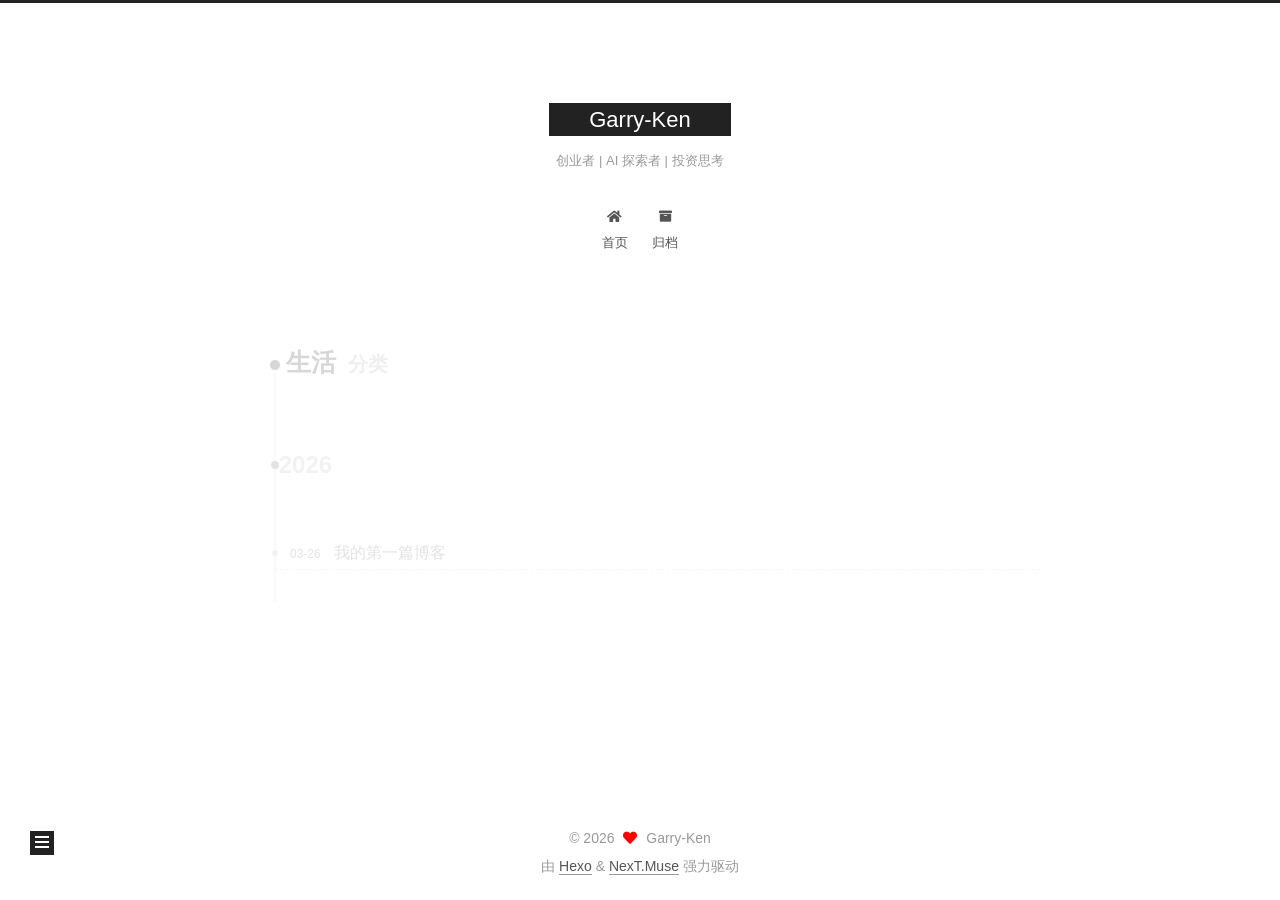
<file: categories/生活/index.html>
<!DOCTYPE html>
<html lang="zh-CN">
<head>
  <meta charset="UTF-8">
<meta name="viewport" content="width=device-width, initial-scale=1, maximum-scale=2">
<meta name="theme-color" content="#222">
<meta name="generator" content="Hexo 8.1.1">
  <link rel="apple-touch-icon" sizes="180x180" href="/images/apple-touch-icon-next.png">
  <link rel="icon" type="image/png" sizes="32x32" href="/images/favicon-32x32-next.png">
  <link rel="icon" type="image/png" sizes="16x16" href="/images/favicon-16x16-next.png">
  <link rel="mask-icon" href="/images/logo.svg" color="#222">

<link rel="stylesheet" href="/css/main.css">


<link rel="stylesheet" href="/lib/font-awesome/css/all.min.css">

<script id="hexo-configurations">
    var NexT = window.NexT || {};
    var CONFIG = {"hostname":"example.com","root":"/","scheme":"Muse","version":"7.8.0","exturl":false,"sidebar":{"position":"left","display":"post","padding":18,"offset":12,"onmobile":false},"copycode":{"enable":false,"show_result":false,"style":null},"back2top":{"enable":true,"sidebar":false,"scrollpercent":false},"bookmark":{"enable":false,"color":"#222","save":"auto"},"fancybox":false,"mediumzoom":false,"lazyload":false,"pangu":false,"comments":{"style":"tabs","active":null,"storage":true,"lazyload":false,"nav":null},"algolia":{"hits":{"per_page":10},"labels":{"input_placeholder":"Search for Posts","hits_empty":"We didn't find any results for the search: ${query}","hits_stats":"${hits} results found in ${time} ms"}},"localsearch":{"enable":false,"trigger":"auto","top_n_per_article":1,"unescape":false,"preload":false},"motion":{"enable":true,"async":false,"transition":{"post_block":"fadeIn","post_header":"slideDownIn","post_body":"slideDownIn","coll_header":"slideLeftIn","sidebar":"slideUpIn"}}};
  </script>

  <meta name="description" content="专注于创业、AI创富| 天使投资|多元思维|元认知">
<meta property="og:type" content="website">
<meta property="og:title" content="Garry-Ken">
<meta property="og:url" content="http://example.com/categories/%E7%94%9F%E6%B4%BB/index.html">
<meta property="og:site_name" content="Garry-Ken">
<meta property="og:description" content="专注于创业、AI创富| 天使投资|多元思维|元认知">
<meta property="og:locale" content="zh_CN">
<meta property="article:author" content="Garry-Ken">
<meta name="twitter:card" content="summary">

<link rel="canonical" href="http://example.com/categories/%E7%94%9F%E6%B4%BB/">


<script id="page-configurations">
  // https://hexo.io/docs/variables.html
  CONFIG.page = {
    sidebar: "",
    isHome : false,
    isPost : false,
    lang   : 'zh-CN'
  };
</script>

  <title>分类: 生活 | Garry-Ken</title>
  






  <noscript>
  <style>
  .use-motion .brand,
  .use-motion .menu-item,
  .sidebar-inner,
  .use-motion .post-block,
  .use-motion .pagination,
  .use-motion .comments,
  .use-motion .post-header,
  .use-motion .post-body,
  .use-motion .collection-header { opacity: initial; }

  .use-motion .site-title,
  .use-motion .site-subtitle {
    opacity: initial;
    top: initial;
  }

  .use-motion .logo-line-before i { left: initial; }
  .use-motion .logo-line-after i { right: initial; }
  </style>
</noscript>

</head>

<body itemscope itemtype="http://schema.org/WebPage">
  <div class="container use-motion">
    <div class="headband"></div>

    <header class="header" itemscope itemtype="http://schema.org/WPHeader">
      <div class="header-inner"><div class="site-brand-container">
  <div class="site-nav-toggle">
    <div class="toggle" aria-label="切换导航栏">
      <span class="toggle-line toggle-line-first"></span>
      <span class="toggle-line toggle-line-middle"></span>
      <span class="toggle-line toggle-line-last"></span>
    </div>
  </div>

  <div class="site-meta">

    <a href="/" class="brand" rel="start">
      <span class="logo-line-before"><i></i></span>
      <h1 class="site-title">Garry-Ken</h1>
      <span class="logo-line-after"><i></i></span>
    </a>
      <p class="site-subtitle" itemprop="description">创业者 | AI 探索者 | 投资思考</p>
  </div>

  <div class="site-nav-right">
    <div class="toggle popup-trigger">
    </div>
  </div>
</div>




<nav class="site-nav">
  <ul id="menu" class="main-menu menu">
        <li class="menu-item menu-item-home">

    <a href="/" rel="section"><i class="fa fa-home fa-fw"></i>首页</a>

  </li>
        <li class="menu-item menu-item-archives">

    <a href="/archives/" rel="section"><i class="fa fa-archive fa-fw"></i>归档</a>

  </li>
  </ul>
</nav>




</div>
    </header>

    
  <div class="back-to-top">
    <i class="fa fa-arrow-up"></i>
    <span>0%</span>
  </div>


    <main class="main">
      <div class="main-inner">
        <div class="content-wrap">
          

          <div class="content category">
            

  
  
  
  <div class="post-block">
    <div class="posts-collapse">
      <div class="collection-title">
        <h2 class="collection-header">生活
          <small>分类</small>
        </h2>
      </div>

      
    <div class="collection-year">
      <span class="collection-header">2026</span>
    </div>

  <article itemscope itemtype="http://schema.org/Article">
    <header class="post-header">

      <div class="post-meta">
        <time itemprop="dateCreated"
              datetime="2026-03-26T20:00:00+08:00"
              content="2026-03-26">
          03-26
        </time>
      </div>

      <div class="post-title">
          <a class="post-title-link" href="/2026/03/26/%E6%88%91%E7%9A%84%E7%AC%AC%E4%B8%80%E7%AF%87%E5%8D%9A%E5%AE%A2/" itemprop="url">
            <span itemprop="name">我的第一篇博客</span>
          </a>
      </div>

    </header>
  </article>

    </div>
  </div>
  
  
  

  



          </div>
          

<script>
  window.addEventListener('tabs:register', () => {
    let { activeClass } = CONFIG.comments;
    if (CONFIG.comments.storage) {
      activeClass = localStorage.getItem('comments_active') || activeClass;
    }
    if (activeClass) {
      let activeTab = document.querySelector(`a[href="#comment-${activeClass}"]`);
      if (activeTab) {
        activeTab.click();
      }
    }
  });
  if (CONFIG.comments.storage) {
    window.addEventListener('tabs:click', event => {
      if (!event.target.matches('.tabs-comment .tab-content .tab-pane')) return;
      let commentClass = event.target.classList[1];
      localStorage.setItem('comments_active', commentClass);
    });
  }
</script>

        </div>
          
  
  <div class="toggle sidebar-toggle">
    <span class="toggle-line toggle-line-first"></span>
    <span class="toggle-line toggle-line-middle"></span>
    <span class="toggle-line toggle-line-last"></span>
  </div>

  <aside class="sidebar">
    <div class="sidebar-inner">

      <ul class="sidebar-nav motion-element">
        <li class="sidebar-nav-toc">
          文章目录
        </li>
        <li class="sidebar-nav-overview">
          站点概览
        </li>
      </ul>

      <!--noindex-->
      <div class="post-toc-wrap sidebar-panel">
      </div>
      <!--/noindex-->

      <div class="site-overview-wrap sidebar-panel">
        <div class="site-author motion-element" itemprop="author" itemscope itemtype="http://schema.org/Person">
  <p class="site-author-name" itemprop="name">Garry-Ken</p>
  <div class="site-description" itemprop="description">专注于创业、AI创富| 天使投资|多元思维|元认知</div>
</div>
<div class="site-state-wrap motion-element">
  <nav class="site-state">
      <div class="site-state-item site-state-posts">
          <a href="/archives/">
        
          <span class="site-state-item-count">2</span>
          <span class="site-state-item-name">日志</span>
        </a>
      </div>
      <div class="site-state-item site-state-categories">
        <span class="site-state-item-count">1</span>
        <span class="site-state-item-name">分类</span>
      </div>
      <div class="site-state-item site-state-tags">
        <span class="site-state-item-count">1</span>
        <span class="site-state-item-name">标签</span>
      </div>
  </nav>
</div>



      </div>

    </div>
  </aside>
  <div id="sidebar-dimmer"></div>


      </div>
    </main>

    <footer class="footer">
      <div class="footer-inner">
        

        

<div class="copyright">
  
  &copy; 
  <span itemprop="copyrightYear">2026</span>
  <span class="with-love">
    <i class="fa fa-heart"></i>
  </span>
  <span class="author" itemprop="copyrightHolder">Garry-Ken</span>
</div>
  <div class="powered-by">由 <a href="https://hexo.io/" class="theme-link" rel="noopener" target="_blank">Hexo</a> & <a href="https://muse.theme-next.org/" class="theme-link" rel="noopener" target="_blank">NexT.Muse</a> 强力驱动
  </div>

        








      </div>
    </footer>
  </div>

  
  <script src="/lib/anime.min.js"></script>
  <script src="/lib/velocity/velocity.min.js"></script>
  <script src="/lib/velocity/velocity.ui.min.js"></script>

<script src="/js/utils.js"></script>

<script src="/js/motion.js"></script>


<script src="/js/schemes/muse.js"></script>


<script src="/js/next-boot.js"></script>




  















  

  

</body>
</html>
</file>
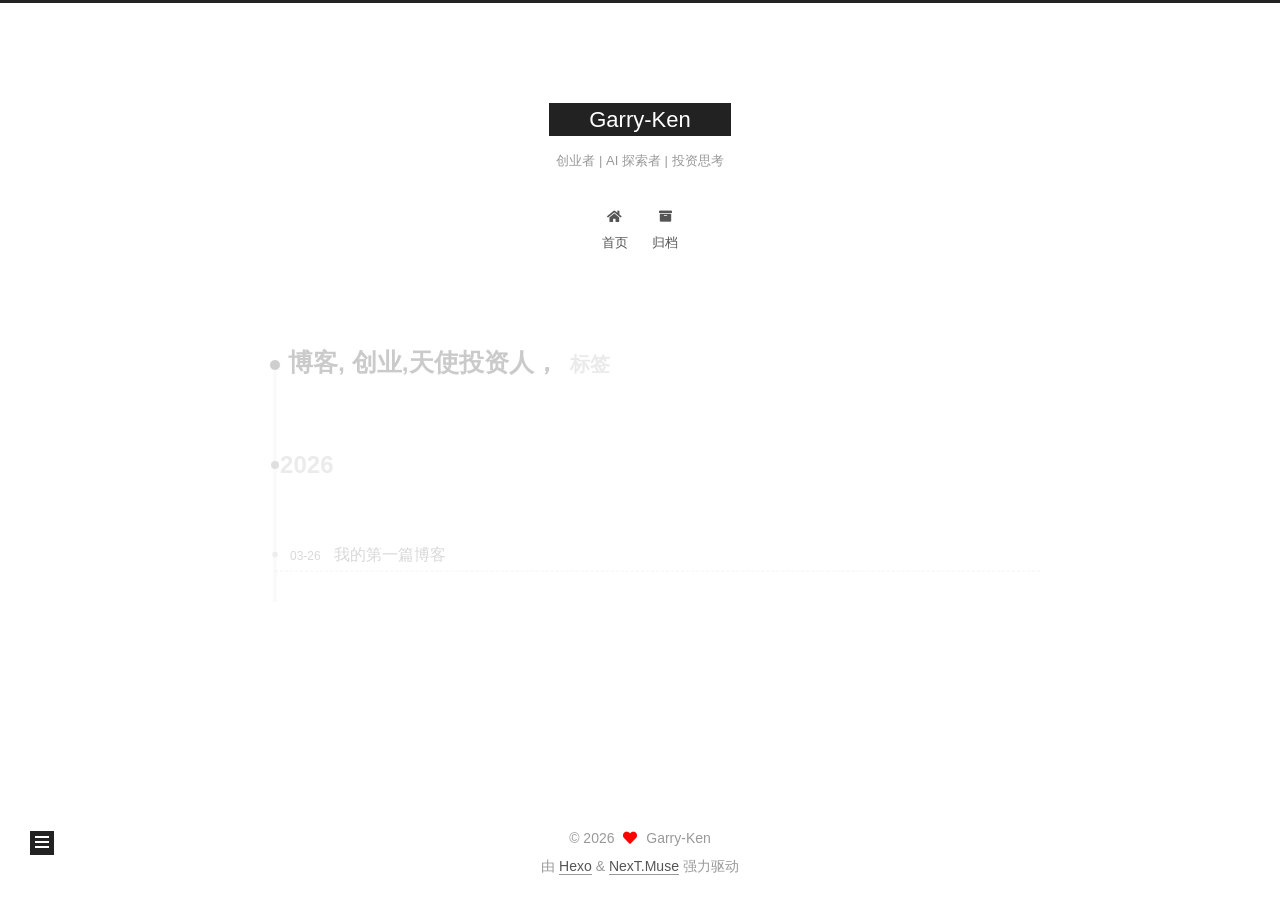
<file: tags/博客-创业-天使投资人，/index.html>
<!DOCTYPE html>
<html lang="zh-CN">
<head>
  <meta charset="UTF-8">
<meta name="viewport" content="width=device-width, initial-scale=1, maximum-scale=2">
<meta name="theme-color" content="#222">
<meta name="generator" content="Hexo 8.1.1">
  <link rel="apple-touch-icon" sizes="180x180" href="/images/apple-touch-icon-next.png">
  <link rel="icon" type="image/png" sizes="32x32" href="/images/favicon-32x32-next.png">
  <link rel="icon" type="image/png" sizes="16x16" href="/images/favicon-16x16-next.png">
  <link rel="mask-icon" href="/images/logo.svg" color="#222">

<link rel="stylesheet" href="/css/main.css">


<link rel="stylesheet" href="/lib/font-awesome/css/all.min.css">

<script id="hexo-configurations">
    var NexT = window.NexT || {};
    var CONFIG = {"hostname":"example.com","root":"/","scheme":"Muse","version":"7.8.0","exturl":false,"sidebar":{"position":"left","display":"post","padding":18,"offset":12,"onmobile":false},"copycode":{"enable":false,"show_result":false,"style":null},"back2top":{"enable":true,"sidebar":false,"scrollpercent":false},"bookmark":{"enable":false,"color":"#222","save":"auto"},"fancybox":false,"mediumzoom":false,"lazyload":false,"pangu":false,"comments":{"style":"tabs","active":null,"storage":true,"lazyload":false,"nav":null},"algolia":{"hits":{"per_page":10},"labels":{"input_placeholder":"Search for Posts","hits_empty":"We didn't find any results for the search: ${query}","hits_stats":"${hits} results found in ${time} ms"}},"localsearch":{"enable":false,"trigger":"auto","top_n_per_article":1,"unescape":false,"preload":false},"motion":{"enable":true,"async":false,"transition":{"post_block":"fadeIn","post_header":"slideDownIn","post_body":"slideDownIn","coll_header":"slideLeftIn","sidebar":"slideUpIn"}}};
  </script>

  <meta name="description" content="专注于创业、AI创富| 天使投资|多元思维|元认知">
<meta property="og:type" content="website">
<meta property="og:title" content="Garry-Ken">
<meta property="og:url" content="http://example.com/tags/%E5%8D%9A%E5%AE%A2-%E5%88%9B%E4%B8%9A-%E5%A4%A9%E4%BD%BF%E6%8A%95%E8%B5%84%E4%BA%BA%EF%BC%8C/index.html">
<meta property="og:site_name" content="Garry-Ken">
<meta property="og:description" content="专注于创业、AI创富| 天使投资|多元思维|元认知">
<meta property="og:locale" content="zh_CN">
<meta property="article:author" content="Garry-Ken">
<meta name="twitter:card" content="summary">

<link rel="canonical" href="http://example.com/tags/%E5%8D%9A%E5%AE%A2-%E5%88%9B%E4%B8%9A-%E5%A4%A9%E4%BD%BF%E6%8A%95%E8%B5%84%E4%BA%BA%EF%BC%8C/">


<script id="page-configurations">
  // https://hexo.io/docs/variables.html
  CONFIG.page = {
    sidebar: "",
    isHome : false,
    isPost : false,
    lang   : 'zh-CN'
  };
</script>

  <title>标签: 博客, 创业,天使投资人， | Garry-Ken</title>
  






  <noscript>
  <style>
  .use-motion .brand,
  .use-motion .menu-item,
  .sidebar-inner,
  .use-motion .post-block,
  .use-motion .pagination,
  .use-motion .comments,
  .use-motion .post-header,
  .use-motion .post-body,
  .use-motion .collection-header { opacity: initial; }

  .use-motion .site-title,
  .use-motion .site-subtitle {
    opacity: initial;
    top: initial;
  }

  .use-motion .logo-line-before i { left: initial; }
  .use-motion .logo-line-after i { right: initial; }
  </style>
</noscript>

</head>

<body itemscope itemtype="http://schema.org/WebPage">
  <div class="container use-motion">
    <div class="headband"></div>

    <header class="header" itemscope itemtype="http://schema.org/WPHeader">
      <div class="header-inner"><div class="site-brand-container">
  <div class="site-nav-toggle">
    <div class="toggle" aria-label="切换导航栏">
      <span class="toggle-line toggle-line-first"></span>
      <span class="toggle-line toggle-line-middle"></span>
      <span class="toggle-line toggle-line-last"></span>
    </div>
  </div>

  <div class="site-meta">

    <a href="/" class="brand" rel="start">
      <span class="logo-line-before"><i></i></span>
      <h1 class="site-title">Garry-Ken</h1>
      <span class="logo-line-after"><i></i></span>
    </a>
      <p class="site-subtitle" itemprop="description">创业者 | AI 探索者 | 投资思考</p>
  </div>

  <div class="site-nav-right">
    <div class="toggle popup-trigger">
    </div>
  </div>
</div>




<nav class="site-nav">
  <ul id="menu" class="main-menu menu">
        <li class="menu-item menu-item-home">

    <a href="/" rel="section"><i class="fa fa-home fa-fw"></i>首页</a>

  </li>
        <li class="menu-item menu-item-archives">

    <a href="/archives/" rel="section"><i class="fa fa-archive fa-fw"></i>归档</a>

  </li>
  </ul>
</nav>




</div>
    </header>

    
  <div class="back-to-top">
    <i class="fa fa-arrow-up"></i>
    <span>0%</span>
  </div>


    <main class="main">
      <div class="main-inner">
        <div class="content-wrap">
          

          <div class="content tag">
            

  
  
  
  <div class="post-block">
    <div class="posts-collapse">
      <div class="collection-title">
        <h2 class="collection-header">博客, 创业,天使投资人，
          <small>标签</small>
        </h2>
      </div>

      
    <div class="collection-year">
      <span class="collection-header">2026</span>
    </div>

  <article itemscope itemtype="http://schema.org/Article">
    <header class="post-header">

      <div class="post-meta">
        <time itemprop="dateCreated"
              datetime="2026-03-26T20:00:00+08:00"
              content="2026-03-26">
          03-26
        </time>
      </div>

      <div class="post-title">
          <a class="post-title-link" href="/2026/03/26/%E6%88%91%E7%9A%84%E7%AC%AC%E4%B8%80%E7%AF%87%E5%8D%9A%E5%AE%A2/" itemprop="url">
            <span itemprop="name">我的第一篇博客</span>
          </a>
      </div>

    </header>
  </article>

    </div>
  </div>
  
  
  

  



          </div>
          

<script>
  window.addEventListener('tabs:register', () => {
    let { activeClass } = CONFIG.comments;
    if (CONFIG.comments.storage) {
      activeClass = localStorage.getItem('comments_active') || activeClass;
    }
    if (activeClass) {
      let activeTab = document.querySelector(`a[href="#comment-${activeClass}"]`);
      if (activeTab) {
        activeTab.click();
      }
    }
  });
  if (CONFIG.comments.storage) {
    window.addEventListener('tabs:click', event => {
      if (!event.target.matches('.tabs-comment .tab-content .tab-pane')) return;
      let commentClass = event.target.classList[1];
      localStorage.setItem('comments_active', commentClass);
    });
  }
</script>

        </div>
          
  
  <div class="toggle sidebar-toggle">
    <span class="toggle-line toggle-line-first"></span>
    <span class="toggle-line toggle-line-middle"></span>
    <span class="toggle-line toggle-line-last"></span>
  </div>

  <aside class="sidebar">
    <div class="sidebar-inner">

      <ul class="sidebar-nav motion-element">
        <li class="sidebar-nav-toc">
          文章目录
        </li>
        <li class="sidebar-nav-overview">
          站点概览
        </li>
      </ul>

      <!--noindex-->
      <div class="post-toc-wrap sidebar-panel">
      </div>
      <!--/noindex-->

      <div class="site-overview-wrap sidebar-panel">
        <div class="site-author motion-element" itemprop="author" itemscope itemtype="http://schema.org/Person">
  <p class="site-author-name" itemprop="name">Garry-Ken</p>
  <div class="site-description" itemprop="description">专注于创业、AI创富| 天使投资|多元思维|元认知</div>
</div>
<div class="site-state-wrap motion-element">
  <nav class="site-state">
      <div class="site-state-item site-state-posts">
          <a href="/archives/">
        
          <span class="site-state-item-count">2</span>
          <span class="site-state-item-name">日志</span>
        </a>
      </div>
      <div class="site-state-item site-state-categories">
        <span class="site-state-item-count">1</span>
        <span class="site-state-item-name">分类</span>
      </div>
      <div class="site-state-item site-state-tags">
        <span class="site-state-item-count">1</span>
        <span class="site-state-item-name">标签</span>
      </div>
  </nav>
</div>



      </div>

    </div>
  </aside>
  <div id="sidebar-dimmer"></div>


      </div>
    </main>

    <footer class="footer">
      <div class="footer-inner">
        

        

<div class="copyright">
  
  &copy; 
  <span itemprop="copyrightYear">2026</span>
  <span class="with-love">
    <i class="fa fa-heart"></i>
  </span>
  <span class="author" itemprop="copyrightHolder">Garry-Ken</span>
</div>
  <div class="powered-by">由 <a href="https://hexo.io/" class="theme-link" rel="noopener" target="_blank">Hexo</a> & <a href="https://muse.theme-next.org/" class="theme-link" rel="noopener" target="_blank">NexT.Muse</a> 强力驱动
  </div>

        








      </div>
    </footer>
  </div>

  
  <script src="/lib/anime.min.js"></script>
  <script src="/lib/velocity/velocity.min.js"></script>
  <script src="/lib/velocity/velocity.ui.min.js"></script>

<script src="/js/utils.js"></script>

<script src="/js/motion.js"></script>


<script src="/js/schemes/muse.js"></script>


<script src="/js/next-boot.js"></script>




  















  

  

</body>
</html>
</file>
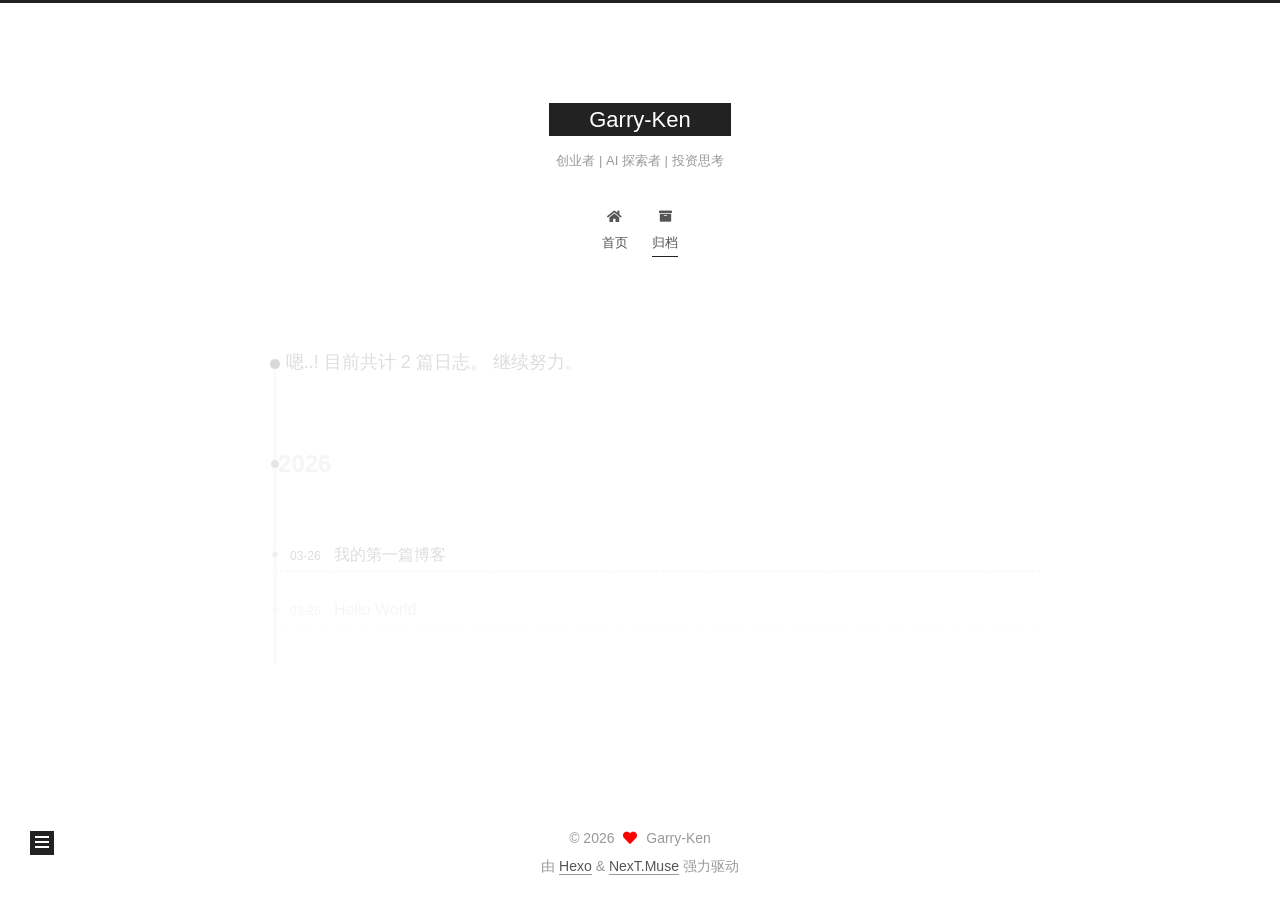
<file: archives/2026/03/index.html>
<!DOCTYPE html>
<html lang="zh-CN">
<head>
  <meta charset="UTF-8">
<meta name="viewport" content="width=device-width, initial-scale=1, maximum-scale=2">
<meta name="theme-color" content="#222">
<meta name="generator" content="Hexo 8.1.1">
  <link rel="apple-touch-icon" sizes="180x180" href="/images/apple-touch-icon-next.png">
  <link rel="icon" type="image/png" sizes="32x32" href="/images/favicon-32x32-next.png">
  <link rel="icon" type="image/png" sizes="16x16" href="/images/favicon-16x16-next.png">
  <link rel="mask-icon" href="/images/logo.svg" color="#222">

<link rel="stylesheet" href="/css/main.css">


<link rel="stylesheet" href="/lib/font-awesome/css/all.min.css">

<script id="hexo-configurations">
    var NexT = window.NexT || {};
    var CONFIG = {"hostname":"example.com","root":"/","scheme":"Muse","version":"7.8.0","exturl":false,"sidebar":{"position":"left","display":"post","padding":18,"offset":12,"onmobile":false},"copycode":{"enable":false,"show_result":false,"style":null},"back2top":{"enable":true,"sidebar":false,"scrollpercent":false},"bookmark":{"enable":false,"color":"#222","save":"auto"},"fancybox":false,"mediumzoom":false,"lazyload":false,"pangu":false,"comments":{"style":"tabs","active":null,"storage":true,"lazyload":false,"nav":null},"algolia":{"hits":{"per_page":10},"labels":{"input_placeholder":"Search for Posts","hits_empty":"We didn't find any results for the search: ${query}","hits_stats":"${hits} results found in ${time} ms"}},"localsearch":{"enable":false,"trigger":"auto","top_n_per_article":1,"unescape":false,"preload":false},"motion":{"enable":true,"async":false,"transition":{"post_block":"fadeIn","post_header":"slideDownIn","post_body":"slideDownIn","coll_header":"slideLeftIn","sidebar":"slideUpIn"}}};
  </script>

  <meta name="description" content="专注于创业、AI创富| 天使投资|多元思维|元认知">
<meta property="og:type" content="website">
<meta property="og:title" content="Garry-Ken">
<meta property="og:url" content="http://example.com/archives/2026/03/index.html">
<meta property="og:site_name" content="Garry-Ken">
<meta property="og:description" content="专注于创业、AI创富| 天使投资|多元思维|元认知">
<meta property="og:locale" content="zh_CN">
<meta property="article:author" content="Garry-Ken">
<meta name="twitter:card" content="summary">

<link rel="canonical" href="http://example.com/archives/2026/03/">


<script id="page-configurations">
  // https://hexo.io/docs/variables.html
  CONFIG.page = {
    sidebar: "",
    isHome : false,
    isPost : false,
    lang   : 'zh-CN'
  };
</script>

  <title>归档 | Garry-Ken</title>
  






  <noscript>
  <style>
  .use-motion .brand,
  .use-motion .menu-item,
  .sidebar-inner,
  .use-motion .post-block,
  .use-motion .pagination,
  .use-motion .comments,
  .use-motion .post-header,
  .use-motion .post-body,
  .use-motion .collection-header { opacity: initial; }

  .use-motion .site-title,
  .use-motion .site-subtitle {
    opacity: initial;
    top: initial;
  }

  .use-motion .logo-line-before i { left: initial; }
  .use-motion .logo-line-after i { right: initial; }
  </style>
</noscript>

</head>

<body itemscope itemtype="http://schema.org/WebPage">
  <div class="container use-motion">
    <div class="headband"></div>

    <header class="header" itemscope itemtype="http://schema.org/WPHeader">
      <div class="header-inner"><div class="site-brand-container">
  <div class="site-nav-toggle">
    <div class="toggle" aria-label="切换导航栏">
      <span class="toggle-line toggle-line-first"></span>
      <span class="toggle-line toggle-line-middle"></span>
      <span class="toggle-line toggle-line-last"></span>
    </div>
  </div>

  <div class="site-meta">

    <a href="/" class="brand" rel="start">
      <span class="logo-line-before"><i></i></span>
      <h1 class="site-title">Garry-Ken</h1>
      <span class="logo-line-after"><i></i></span>
    </a>
      <p class="site-subtitle" itemprop="description">创业者 | AI 探索者 | 投资思考</p>
  </div>

  <div class="site-nav-right">
    <div class="toggle popup-trigger">
    </div>
  </div>
</div>




<nav class="site-nav">
  <ul id="menu" class="main-menu menu">
        <li class="menu-item menu-item-home">

    <a href="/" rel="section"><i class="fa fa-home fa-fw"></i>首页</a>

  </li>
        <li class="menu-item menu-item-archives">

    <a href="/archives/" rel="section"><i class="fa fa-archive fa-fw"></i>归档</a>

  </li>
  </ul>
</nav>




</div>
    </header>

    
  <div class="back-to-top">
    <i class="fa fa-arrow-up"></i>
    <span>0%</span>
  </div>


    <main class="main">
      <div class="main-inner">
        <div class="content-wrap">
          

          <div class="content archive">
            

  
  
  
  <div class="post-block">
    <div class="posts-collapse">
      <div class="collection-title">
        <span class="collection-header">嗯..! 目前共计 2 篇日志。 继续努力。</span>
      </div>

      
    <div class="collection-year">
      <span class="collection-header">2026</span>
    </div>

  <article itemscope itemtype="http://schema.org/Article">
    <header class="post-header">

      <div class="post-meta">
        <time itemprop="dateCreated"
              datetime="2026-03-26T20:00:00+08:00"
              content="2026-03-26">
          03-26
        </time>
      </div>

      <div class="post-title">
          <a class="post-title-link" href="/2026/03/26/%E6%88%91%E7%9A%84%E7%AC%AC%E4%B8%80%E7%AF%87%E5%8D%9A%E5%AE%A2/" itemprop="url">
            <span itemprop="name">我的第一篇博客</span>
          </a>
      </div>

    </header>
  </article>

  <article itemscope itemtype="http://schema.org/Article">
    <header class="post-header">

      <div class="post-meta">
        <time itemprop="dateCreated"
              datetime="2026-03-26T00:10:28+08:00"
              content="2026-03-26">
          03-26
        </time>
      </div>

      <div class="post-title">
          <a class="post-title-link" href="/2026/03/26/hello-world/" itemprop="url">
            <span itemprop="name">Hello World</span>
          </a>
      </div>

    </header>
  </article>


    </div>
  </div>
  
  
  

  



          </div>
          

<script>
  window.addEventListener('tabs:register', () => {
    let { activeClass } = CONFIG.comments;
    if (CONFIG.comments.storage) {
      activeClass = localStorage.getItem('comments_active') || activeClass;
    }
    if (activeClass) {
      let activeTab = document.querySelector(`a[href="#comment-${activeClass}"]`);
      if (activeTab) {
        activeTab.click();
      }
    }
  });
  if (CONFIG.comments.storage) {
    window.addEventListener('tabs:click', event => {
      if (!event.target.matches('.tabs-comment .tab-content .tab-pane')) return;
      let commentClass = event.target.classList[1];
      localStorage.setItem('comments_active', commentClass);
    });
  }
</script>

        </div>
          
  
  <div class="toggle sidebar-toggle">
    <span class="toggle-line toggle-line-first"></span>
    <span class="toggle-line toggle-line-middle"></span>
    <span class="toggle-line toggle-line-last"></span>
  </div>

  <aside class="sidebar">
    <div class="sidebar-inner">

      <ul class="sidebar-nav motion-element">
        <li class="sidebar-nav-toc">
          文章目录
        </li>
        <li class="sidebar-nav-overview">
          站点概览
        </li>
      </ul>

      <!--noindex-->
      <div class="post-toc-wrap sidebar-panel">
      </div>
      <!--/noindex-->

      <div class="site-overview-wrap sidebar-panel">
        <div class="site-author motion-element" itemprop="author" itemscope itemtype="http://schema.org/Person">
  <p class="site-author-name" itemprop="name">Garry-Ken</p>
  <div class="site-description" itemprop="description">专注于创业、AI创富| 天使投资|多元思维|元认知</div>
</div>
<div class="site-state-wrap motion-element">
  <nav class="site-state">
      <div class="site-state-item site-state-posts">
          <a href="/archives/">
        
          <span class="site-state-item-count">2</span>
          <span class="site-state-item-name">日志</span>
        </a>
      </div>
      <div class="site-state-item site-state-categories">
        <span class="site-state-item-count">1</span>
        <span class="site-state-item-name">分类</span>
      </div>
      <div class="site-state-item site-state-tags">
        <span class="site-state-item-count">1</span>
        <span class="site-state-item-name">标签</span>
      </div>
  </nav>
</div>



      </div>

    </div>
  </aside>
  <div id="sidebar-dimmer"></div>


      </div>
    </main>

    <footer class="footer">
      <div class="footer-inner">
        

        

<div class="copyright">
  
  &copy; 
  <span itemprop="copyrightYear">2026</span>
  <span class="with-love">
    <i class="fa fa-heart"></i>
  </span>
  <span class="author" itemprop="copyrightHolder">Garry-Ken</span>
</div>
  <div class="powered-by">由 <a href="https://hexo.io/" class="theme-link" rel="noopener" target="_blank">Hexo</a> & <a href="https://muse.theme-next.org/" class="theme-link" rel="noopener" target="_blank">NexT.Muse</a> 强力驱动
  </div>

        








      </div>
    </footer>
  </div>

  
  <script src="/lib/anime.min.js"></script>
  <script src="/lib/velocity/velocity.min.js"></script>
  <script src="/lib/velocity/velocity.ui.min.js"></script>

<script src="/js/utils.js"></script>

<script src="/js/motion.js"></script>


<script src="/js/schemes/muse.js"></script>


<script src="/js/next-boot.js"></script>




  















  

  

</body>
</html>
</file>
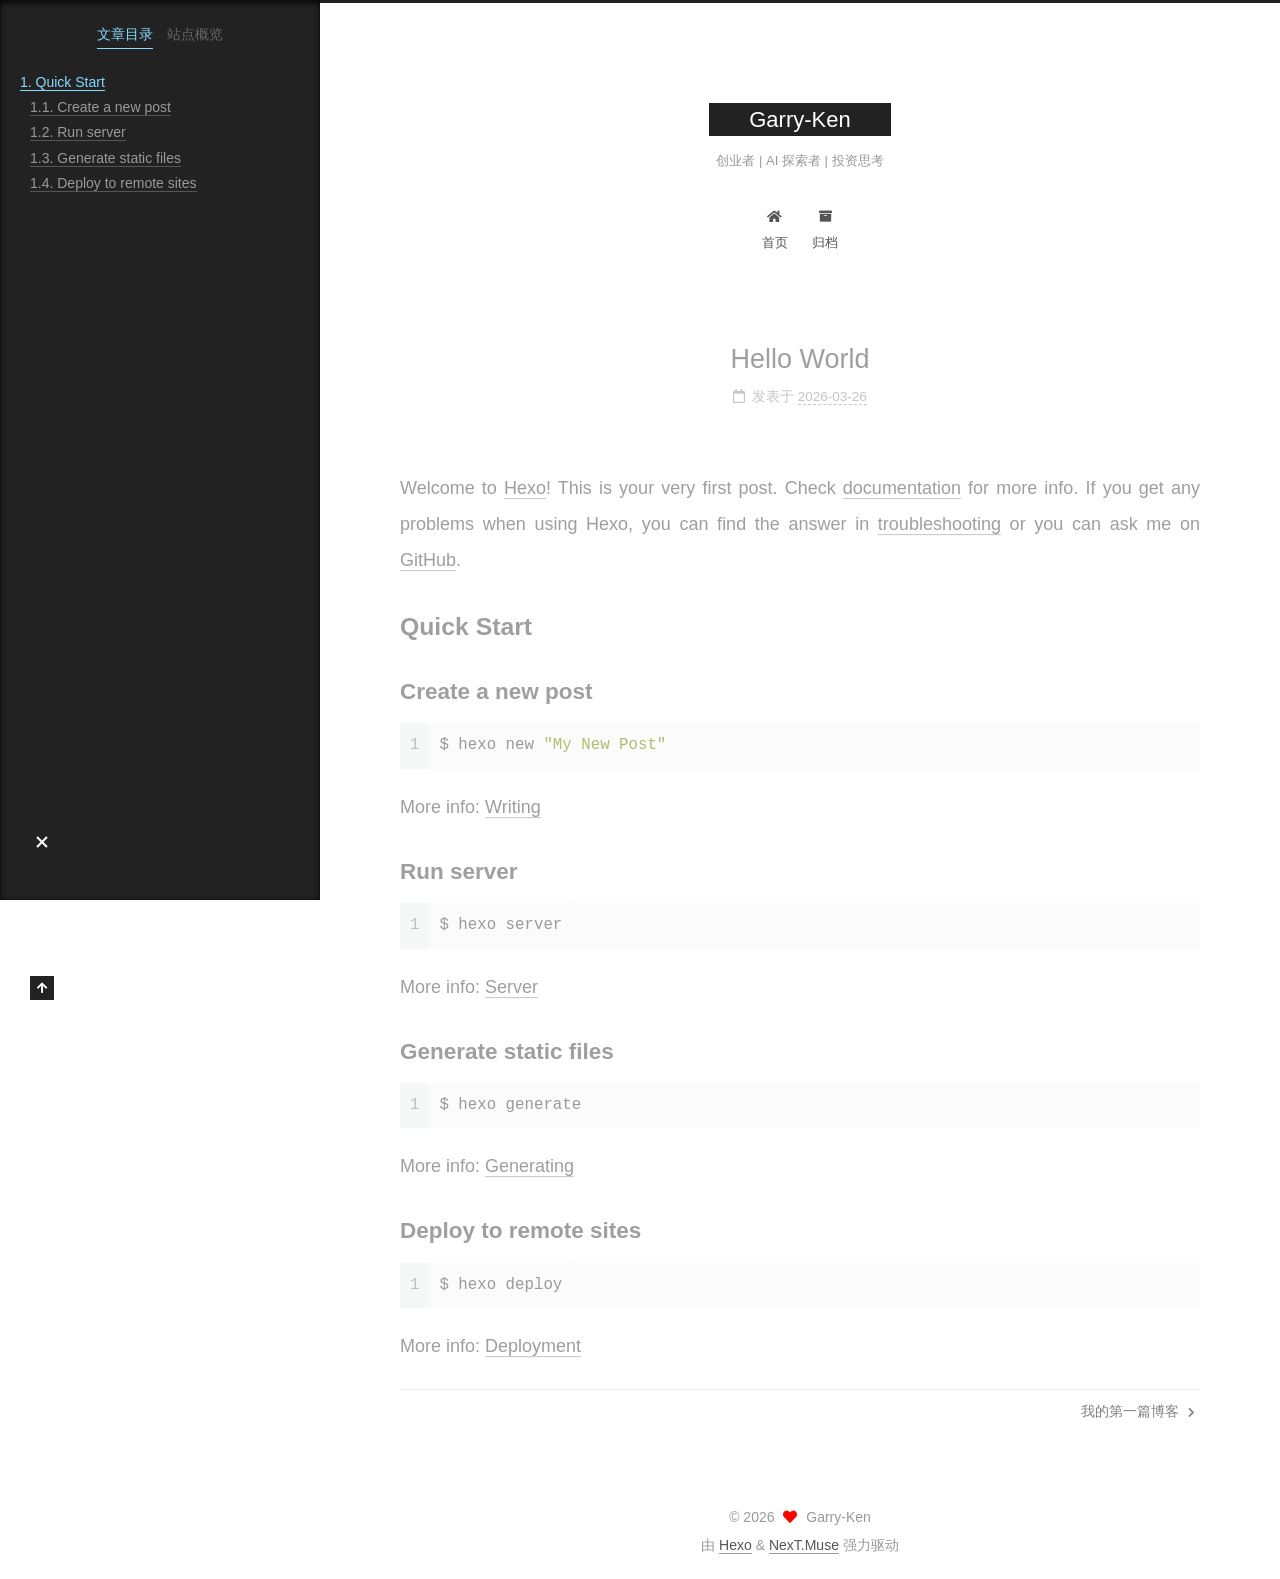
<file: 2026/03/26/hello-world/index.html>
<!DOCTYPE html>
<html lang="zh-CN">
<head>
  <meta charset="UTF-8">
<meta name="viewport" content="width=device-width, initial-scale=1, maximum-scale=2">
<meta name="theme-color" content="#222">
<meta name="generator" content="Hexo 8.1.1">
  <link rel="apple-touch-icon" sizes="180x180" href="/images/apple-touch-icon-next.png">
  <link rel="icon" type="image/png" sizes="32x32" href="/images/favicon-32x32-next.png">
  <link rel="icon" type="image/png" sizes="16x16" href="/images/favicon-16x16-next.png">
  <link rel="mask-icon" href="/images/logo.svg" color="#222">

<link rel="stylesheet" href="/css/main.css">


<link rel="stylesheet" href="/lib/font-awesome/css/all.min.css">

<script id="hexo-configurations">
    var NexT = window.NexT || {};
    var CONFIG = {"hostname":"example.com","root":"/","scheme":"Muse","version":"7.8.0","exturl":false,"sidebar":{"position":"left","display":"post","padding":18,"offset":12,"onmobile":false},"copycode":{"enable":false,"show_result":false,"style":null},"back2top":{"enable":true,"sidebar":false,"scrollpercent":false},"bookmark":{"enable":false,"color":"#222","save":"auto"},"fancybox":false,"mediumzoom":false,"lazyload":false,"pangu":false,"comments":{"style":"tabs","active":null,"storage":true,"lazyload":false,"nav":null},"algolia":{"hits":{"per_page":10},"labels":{"input_placeholder":"Search for Posts","hits_empty":"We didn't find any results for the search: ${query}","hits_stats":"${hits} results found in ${time} ms"}},"localsearch":{"enable":false,"trigger":"auto","top_n_per_article":1,"unescape":false,"preload":false},"motion":{"enable":true,"async":false,"transition":{"post_block":"fadeIn","post_header":"slideDownIn","post_body":"slideDownIn","coll_header":"slideLeftIn","sidebar":"slideUpIn"}}};
  </script>

  <meta name="description" content="Welcome to Hexo! This is your very first post. Check documentation for more info. If you get any problems when using Hexo, you can find the answer in troubleshooting or you can ask me on GitHub. Quick">
<meta property="og:type" content="article">
<meta property="og:title" content="Hello World">
<meta property="og:url" content="http://example.com/2026/03/26/hello-world/index.html">
<meta property="og:site_name" content="Garry-Ken">
<meta property="og:description" content="Welcome to Hexo! This is your very first post. Check documentation for more info. If you get any problems when using Hexo, you can find the answer in troubleshooting or you can ask me on GitHub. Quick">
<meta property="og:locale" content="zh_CN">
<meta property="article:published_time" content="2026-03-25T16:10:28.065Z">
<meta property="article:modified_time" content="2026-03-25T16:10:28.065Z">
<meta property="article:author" content="Garry-Ken">
<meta name="twitter:card" content="summary">

<link rel="canonical" href="http://example.com/2026/03/26/hello-world/">


<script id="page-configurations">
  // https://hexo.io/docs/variables.html
  CONFIG.page = {
    sidebar: "",
    isHome : false,
    isPost : true,
    lang   : 'zh-CN'
  };
</script>

  <title>Hello World | Garry-Ken</title>
  






  <noscript>
  <style>
  .use-motion .brand,
  .use-motion .menu-item,
  .sidebar-inner,
  .use-motion .post-block,
  .use-motion .pagination,
  .use-motion .comments,
  .use-motion .post-header,
  .use-motion .post-body,
  .use-motion .collection-header { opacity: initial; }

  .use-motion .site-title,
  .use-motion .site-subtitle {
    opacity: initial;
    top: initial;
  }

  .use-motion .logo-line-before i { left: initial; }
  .use-motion .logo-line-after i { right: initial; }
  </style>
</noscript>

</head>

<body itemscope itemtype="http://schema.org/WebPage">
  <div class="container use-motion">
    <div class="headband"></div>

    <header class="header" itemscope itemtype="http://schema.org/WPHeader">
      <div class="header-inner"><div class="site-brand-container">
  <div class="site-nav-toggle">
    <div class="toggle" aria-label="切换导航栏">
      <span class="toggle-line toggle-line-first"></span>
      <span class="toggle-line toggle-line-middle"></span>
      <span class="toggle-line toggle-line-last"></span>
    </div>
  </div>

  <div class="site-meta">

    <a href="/" class="brand" rel="start">
      <span class="logo-line-before"><i></i></span>
      <h1 class="site-title">Garry-Ken</h1>
      <span class="logo-line-after"><i></i></span>
    </a>
      <p class="site-subtitle" itemprop="description">创业者 | AI 探索者 | 投资思考</p>
  </div>

  <div class="site-nav-right">
    <div class="toggle popup-trigger">
    </div>
  </div>
</div>




<nav class="site-nav">
  <ul id="menu" class="main-menu menu">
        <li class="menu-item menu-item-home">

    <a href="/" rel="section"><i class="fa fa-home fa-fw"></i>首页</a>

  </li>
        <li class="menu-item menu-item-archives">

    <a href="/archives/" rel="section"><i class="fa fa-archive fa-fw"></i>归档</a>

  </li>
  </ul>
</nav>




</div>
    </header>

    
  <div class="back-to-top">
    <i class="fa fa-arrow-up"></i>
    <span>0%</span>
  </div>


    <main class="main">
      <div class="main-inner">
        <div class="content-wrap">
          

          <div class="content post posts-expand">
            

    
  
  
  <article itemscope itemtype="http://schema.org/Article" class="post-block" lang="zh-CN">
    <link itemprop="mainEntityOfPage" href="http://example.com/2026/03/26/hello-world/">

    <span hidden itemprop="author" itemscope itemtype="http://schema.org/Person">
      <meta itemprop="image" content="/images/avatar.gif">
      <meta itemprop="name" content="Garry-Ken">
      <meta itemprop="description" content="专注于创业、AI创富| 天使投资|多元思维|元认知">
    </span>

    <span hidden itemprop="publisher" itemscope itemtype="http://schema.org/Organization">
      <meta itemprop="name" content="Garry-Ken">
    </span>
      <header class="post-header">
        <h1 class="post-title" itemprop="name headline">
          Hello World
        </h1>

        <div class="post-meta">
            <span class="post-meta-item">
              <span class="post-meta-item-icon">
                <i class="far fa-calendar"></i>
              </span>
              <span class="post-meta-item-text">发表于</span>

              <time title="创建时间：2026-03-26 00:10:28" itemprop="dateCreated datePublished" datetime="2026-03-26T00:10:28+08:00">2026-03-26</time>
            </span>

          

        </div>
      </header>

    
    
    
    <div class="post-body" itemprop="articleBody">

      
        <p>Welcome to <a target="_blank" rel="noopener" href="https://hexo.io/">Hexo</a>! This is your very first post. Check <a target="_blank" rel="noopener" href="https://hexo.io/docs/">documentation</a> for more info. If you get any problems when using Hexo, you can find the answer in <a target="_blank" rel="noopener" href="https://hexo.io/docs/troubleshooting.html">troubleshooting</a> or you can ask me on <a target="_blank" rel="noopener" href="https://github.com/hexojs/hexo/issues">GitHub</a>.</p>
<h2 id="Quick-Start"><a href="#Quick-Start" class="headerlink" title="Quick Start"></a>Quick Start</h2><h3 id="Create-a-new-post"><a href="#Create-a-new-post" class="headerlink" title="Create a new post"></a>Create a new post</h3><figure class="highlight bash"><table><tr><td class="gutter"><pre><span class="line">1</span><br></pre></td><td class="code"><pre><span class="line">$ hexo new <span class="string">&quot;My New Post&quot;</span></span><br></pre></td></tr></table></figure>

<p>More info: <a target="_blank" rel="noopener" href="https://hexo.io/docs/writing.html">Writing</a></p>
<h3 id="Run-server"><a href="#Run-server" class="headerlink" title="Run server"></a>Run server</h3><figure class="highlight bash"><table><tr><td class="gutter"><pre><span class="line">1</span><br></pre></td><td class="code"><pre><span class="line">$ hexo server</span><br></pre></td></tr></table></figure>

<p>More info: <a target="_blank" rel="noopener" href="https://hexo.io/docs/server.html">Server</a></p>
<h3 id="Generate-static-files"><a href="#Generate-static-files" class="headerlink" title="Generate static files"></a>Generate static files</h3><figure class="highlight bash"><table><tr><td class="gutter"><pre><span class="line">1</span><br></pre></td><td class="code"><pre><span class="line">$ hexo generate</span><br></pre></td></tr></table></figure>

<p>More info: <a target="_blank" rel="noopener" href="https://hexo.io/docs/generating.html">Generating</a></p>
<h3 id="Deploy-to-remote-sites"><a href="#Deploy-to-remote-sites" class="headerlink" title="Deploy to remote sites"></a>Deploy to remote sites</h3><figure class="highlight bash"><table><tr><td class="gutter"><pre><span class="line">1</span><br></pre></td><td class="code"><pre><span class="line">$ hexo deploy</span><br></pre></td></tr></table></figure>

<p>More info: <a target="_blank" rel="noopener" href="https://hexo.io/docs/one-command-deployment.html">Deployment</a></p>

    </div>

    
    
    

      <footer class="post-footer">

        


        
    <div class="post-nav">
      <div class="post-nav-item"></div>
      <div class="post-nav-item">
    <a href="/2026/03/26/%E6%88%91%E7%9A%84%E7%AC%AC%E4%B8%80%E7%AF%87%E5%8D%9A%E5%AE%A2/" rel="next" title="我的第一篇博客">
      我的第一篇博客 <i class="fa fa-chevron-right"></i>
    </a></div>
    </div>
      </footer>
    
  </article>
  
  
  



          </div>
          

<script>
  window.addEventListener('tabs:register', () => {
    let { activeClass } = CONFIG.comments;
    if (CONFIG.comments.storage) {
      activeClass = localStorage.getItem('comments_active') || activeClass;
    }
    if (activeClass) {
      let activeTab = document.querySelector(`a[href="#comment-${activeClass}"]`);
      if (activeTab) {
        activeTab.click();
      }
    }
  });
  if (CONFIG.comments.storage) {
    window.addEventListener('tabs:click', event => {
      if (!event.target.matches('.tabs-comment .tab-content .tab-pane')) return;
      let commentClass = event.target.classList[1];
      localStorage.setItem('comments_active', commentClass);
    });
  }
</script>

        </div>
          
  
  <div class="toggle sidebar-toggle">
    <span class="toggle-line toggle-line-first"></span>
    <span class="toggle-line toggle-line-middle"></span>
    <span class="toggle-line toggle-line-last"></span>
  </div>

  <aside class="sidebar">
    <div class="sidebar-inner">

      <ul class="sidebar-nav motion-element">
        <li class="sidebar-nav-toc">
          文章目录
        </li>
        <li class="sidebar-nav-overview">
          站点概览
        </li>
      </ul>

      <!--noindex-->
      <div class="post-toc-wrap sidebar-panel">
          <div class="post-toc motion-element"><ol class="nav"><li class="nav-item nav-level-2"><a class="nav-link" href="#Quick-Start"><span class="nav-number">1.</span> <span class="nav-text">Quick Start</span></a><ol class="nav-child"><li class="nav-item nav-level-3"><a class="nav-link" href="#Create-a-new-post"><span class="nav-number">1.1.</span> <span class="nav-text">Create a new post</span></a></li><li class="nav-item nav-level-3"><a class="nav-link" href="#Run-server"><span class="nav-number">1.2.</span> <span class="nav-text">Run server</span></a></li><li class="nav-item nav-level-3"><a class="nav-link" href="#Generate-static-files"><span class="nav-number">1.3.</span> <span class="nav-text">Generate static files</span></a></li><li class="nav-item nav-level-3"><a class="nav-link" href="#Deploy-to-remote-sites"><span class="nav-number">1.4.</span> <span class="nav-text">Deploy to remote sites</span></a></li></ol></li></ol></div>
      </div>
      <!--/noindex-->

      <div class="site-overview-wrap sidebar-panel">
        <div class="site-author motion-element" itemprop="author" itemscope itemtype="http://schema.org/Person">
  <p class="site-author-name" itemprop="name">Garry-Ken</p>
  <div class="site-description" itemprop="description">专注于创业、AI创富| 天使投资|多元思维|元认知</div>
</div>
<div class="site-state-wrap motion-element">
  <nav class="site-state">
      <div class="site-state-item site-state-posts">
          <a href="/archives/">
        
          <span class="site-state-item-count">2</span>
          <span class="site-state-item-name">日志</span>
        </a>
      </div>
      <div class="site-state-item site-state-categories">
        <span class="site-state-item-count">1</span>
        <span class="site-state-item-name">分类</span>
      </div>
      <div class="site-state-item site-state-tags">
        <span class="site-state-item-count">1</span>
        <span class="site-state-item-name">标签</span>
      </div>
  </nav>
</div>



      </div>

    </div>
  </aside>
  <div id="sidebar-dimmer"></div>


      </div>
    </main>

    <footer class="footer">
      <div class="footer-inner">
        

        

<div class="copyright">
  
  &copy; 
  <span itemprop="copyrightYear">2026</span>
  <span class="with-love">
    <i class="fa fa-heart"></i>
  </span>
  <span class="author" itemprop="copyrightHolder">Garry-Ken</span>
</div>
  <div class="powered-by">由 <a href="https://hexo.io/" class="theme-link" rel="noopener" target="_blank">Hexo</a> & <a href="https://muse.theme-next.org/" class="theme-link" rel="noopener" target="_blank">NexT.Muse</a> 强力驱动
  </div>

        








      </div>
    </footer>
  </div>

  
  <script src="/lib/anime.min.js"></script>
  <script src="/lib/velocity/velocity.min.js"></script>
  <script src="/lib/velocity/velocity.ui.min.js"></script>

<script src="/js/utils.js"></script>

<script src="/js/motion.js"></script>


<script src="/js/schemes/muse.js"></script>


<script src="/js/next-boot.js"></script>




  















  

  

</body>
</html>
</file>
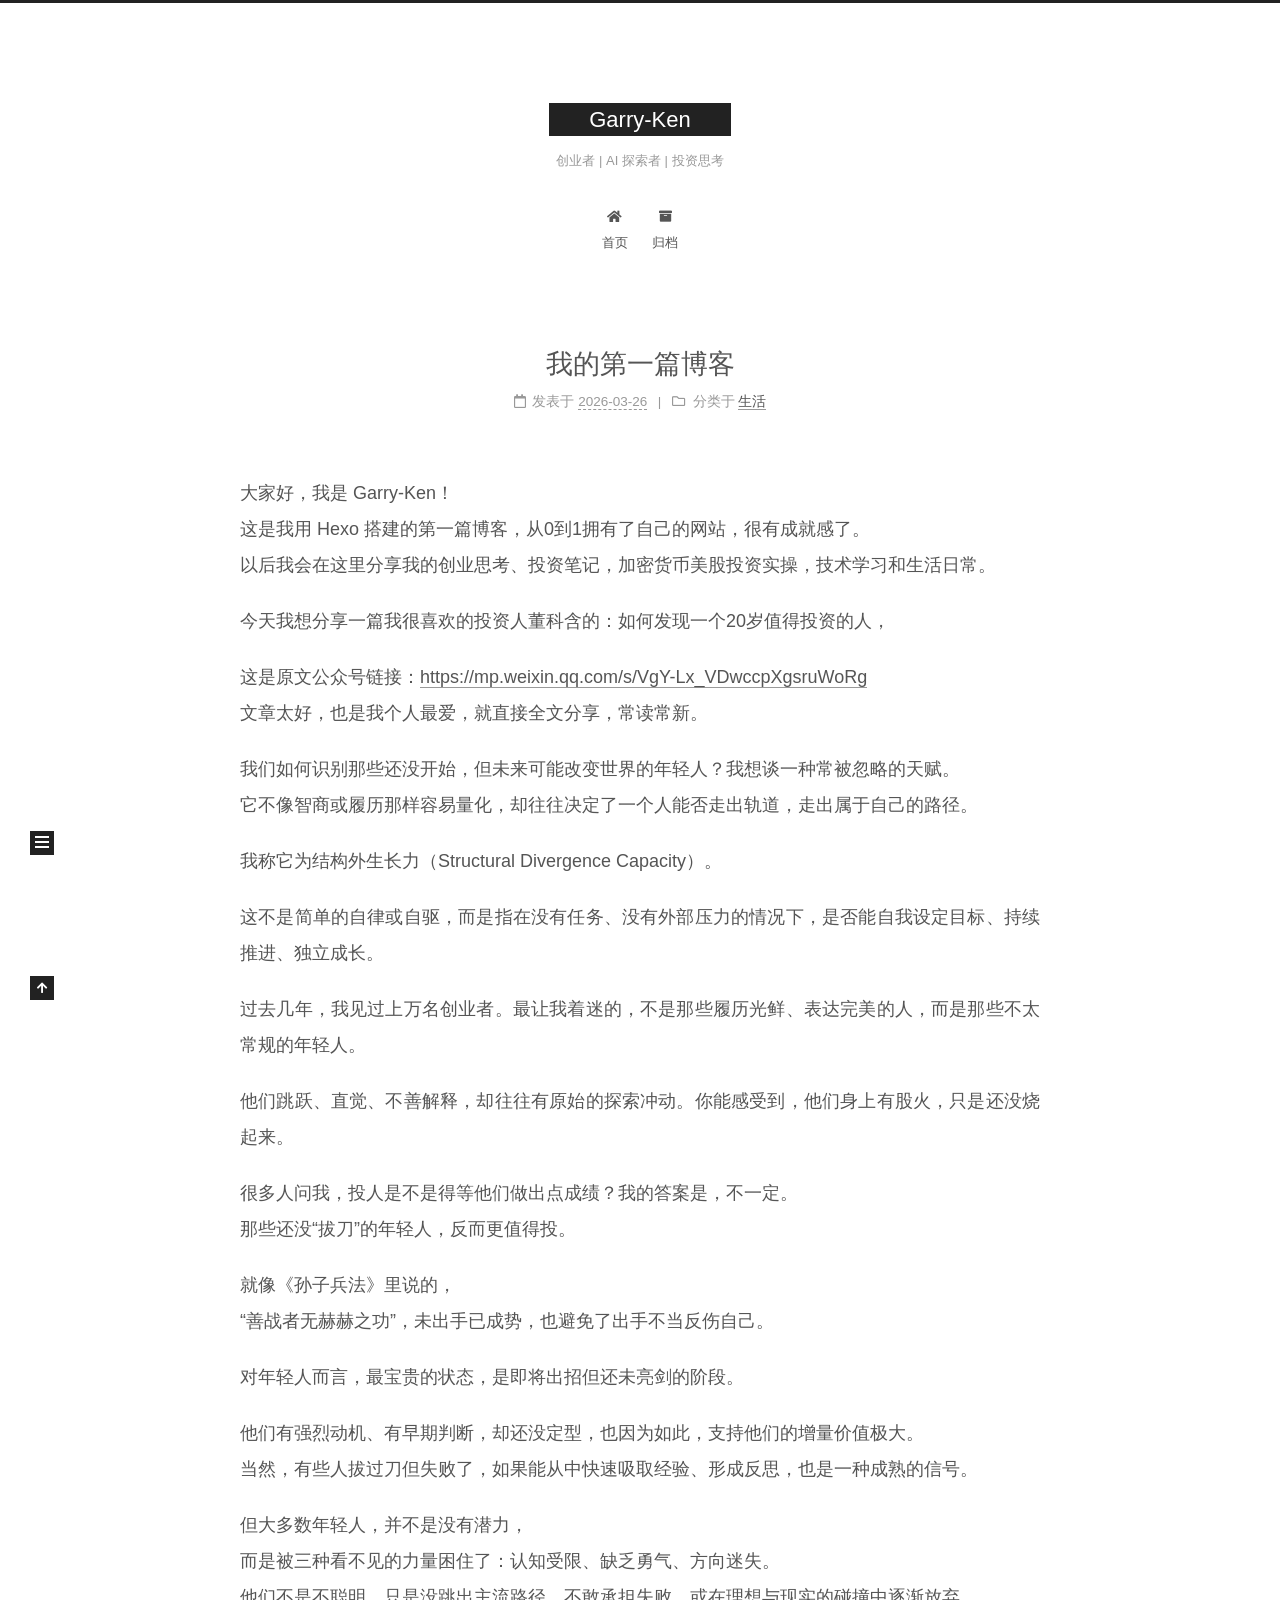
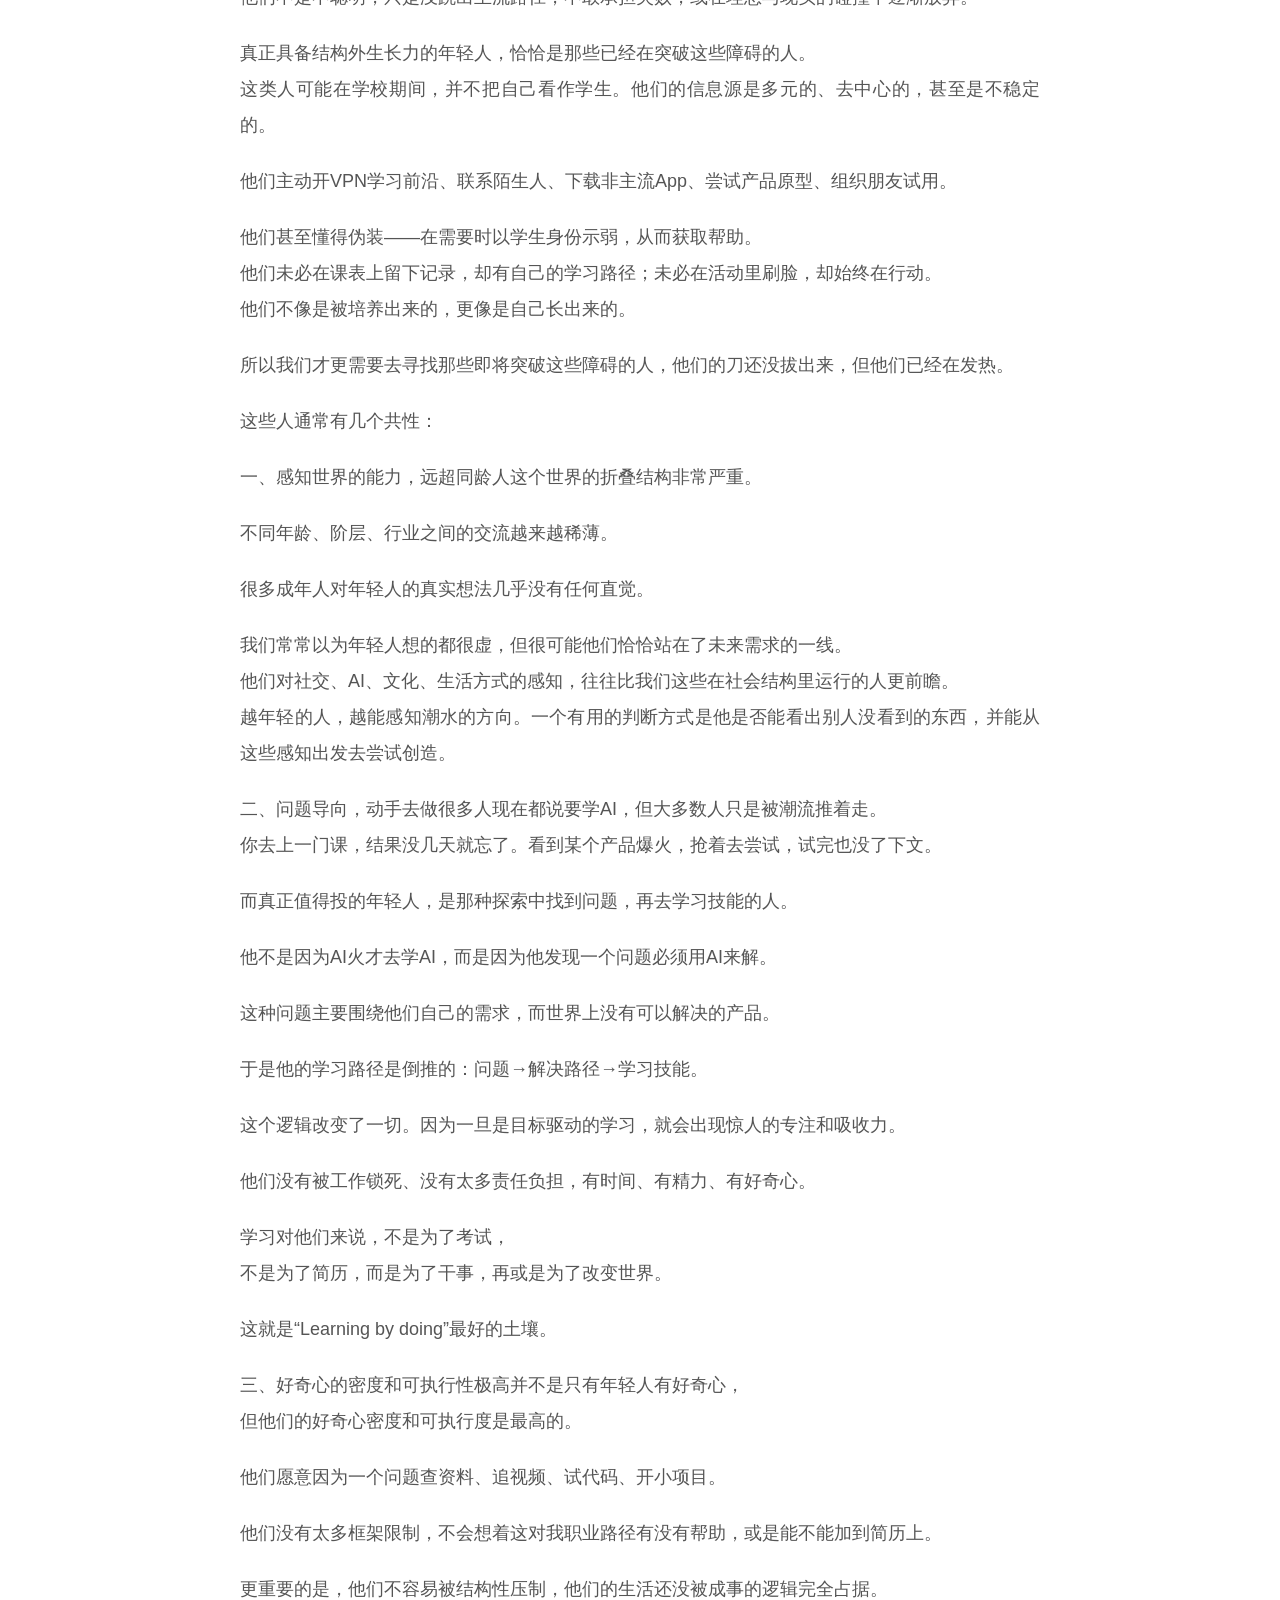
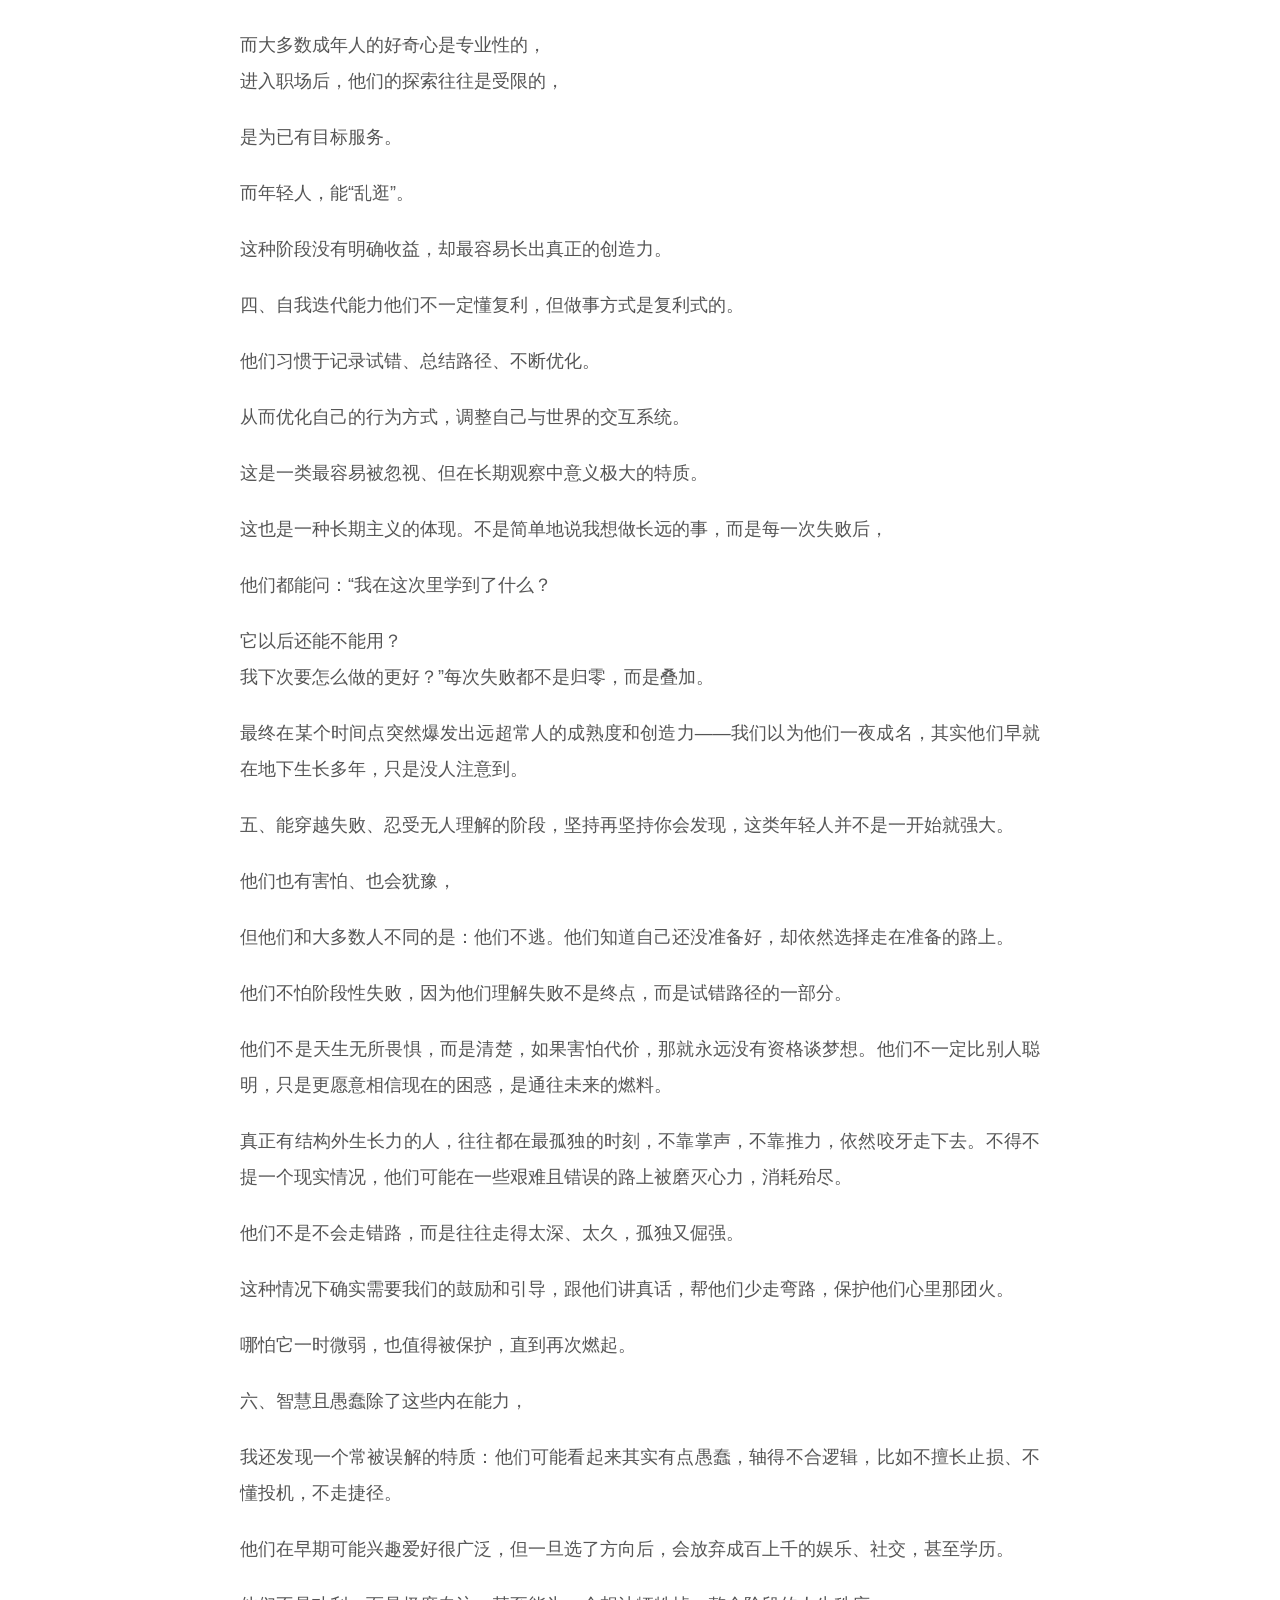
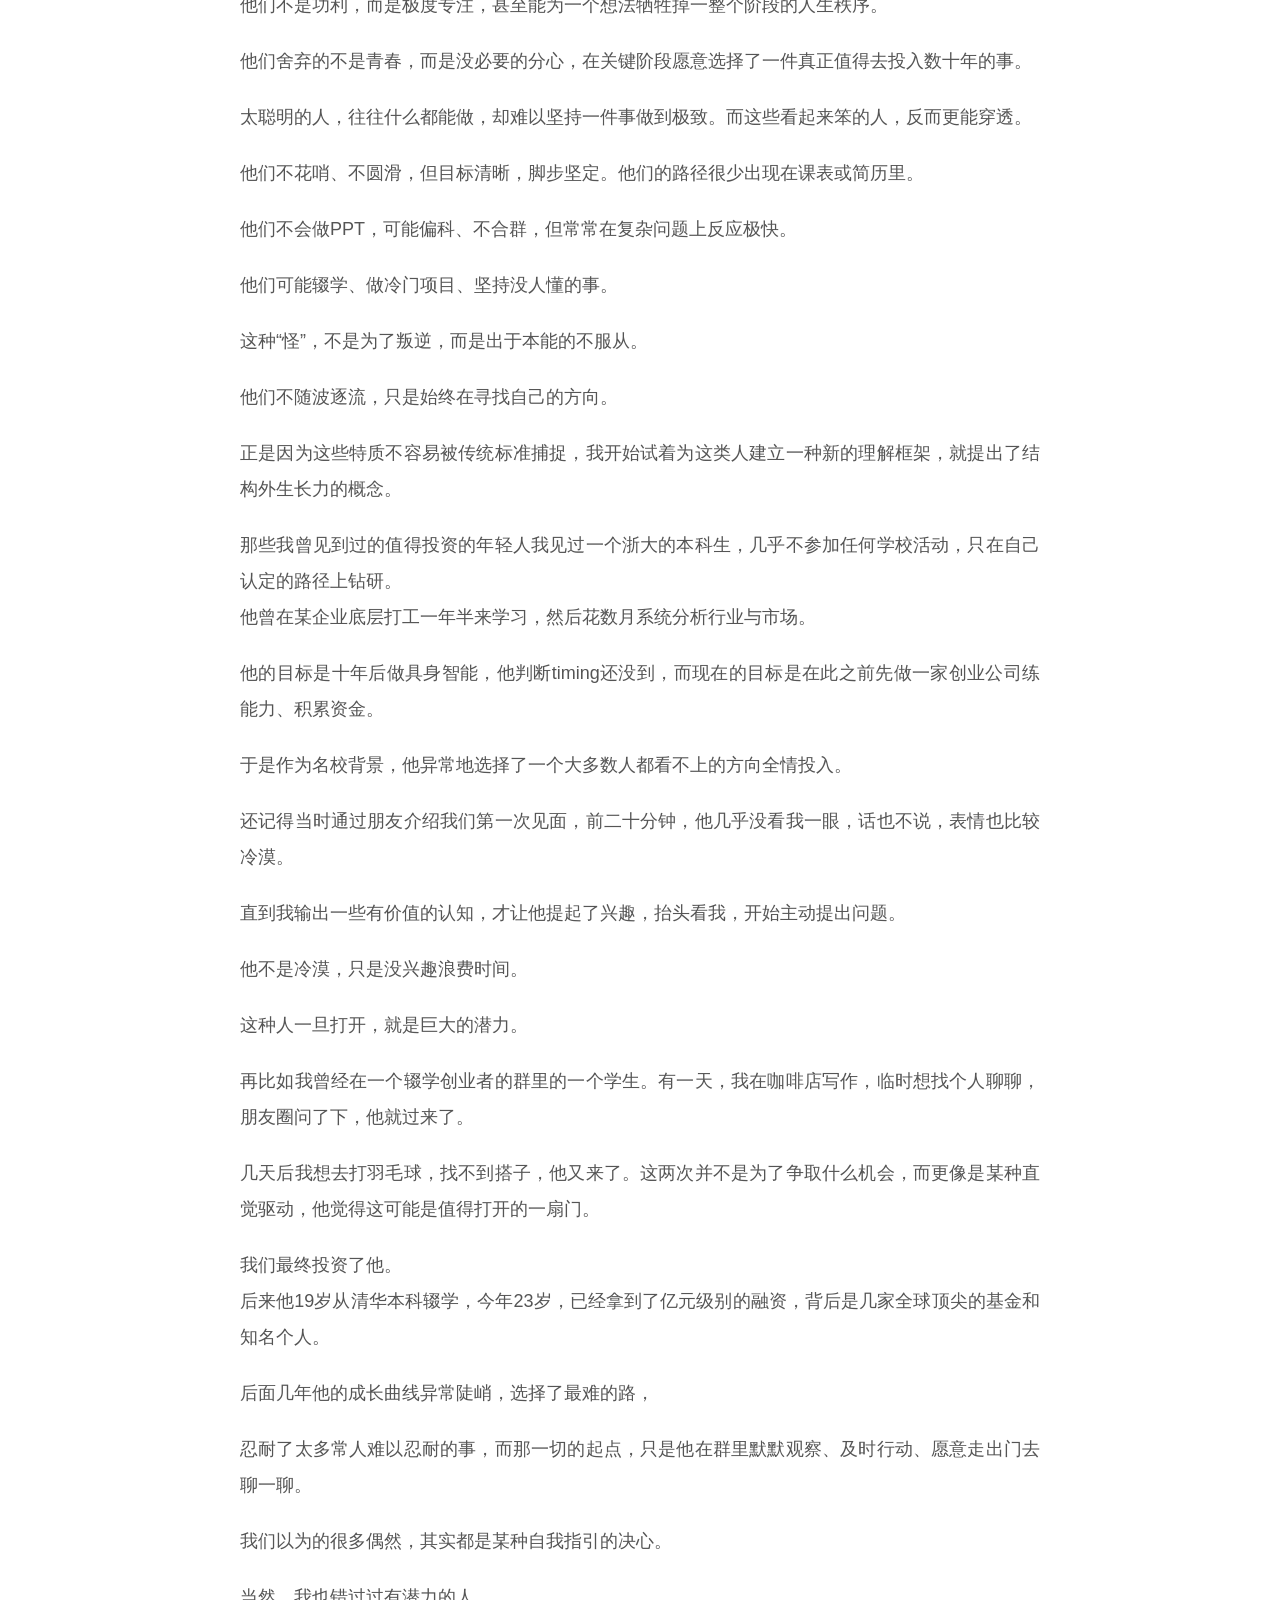
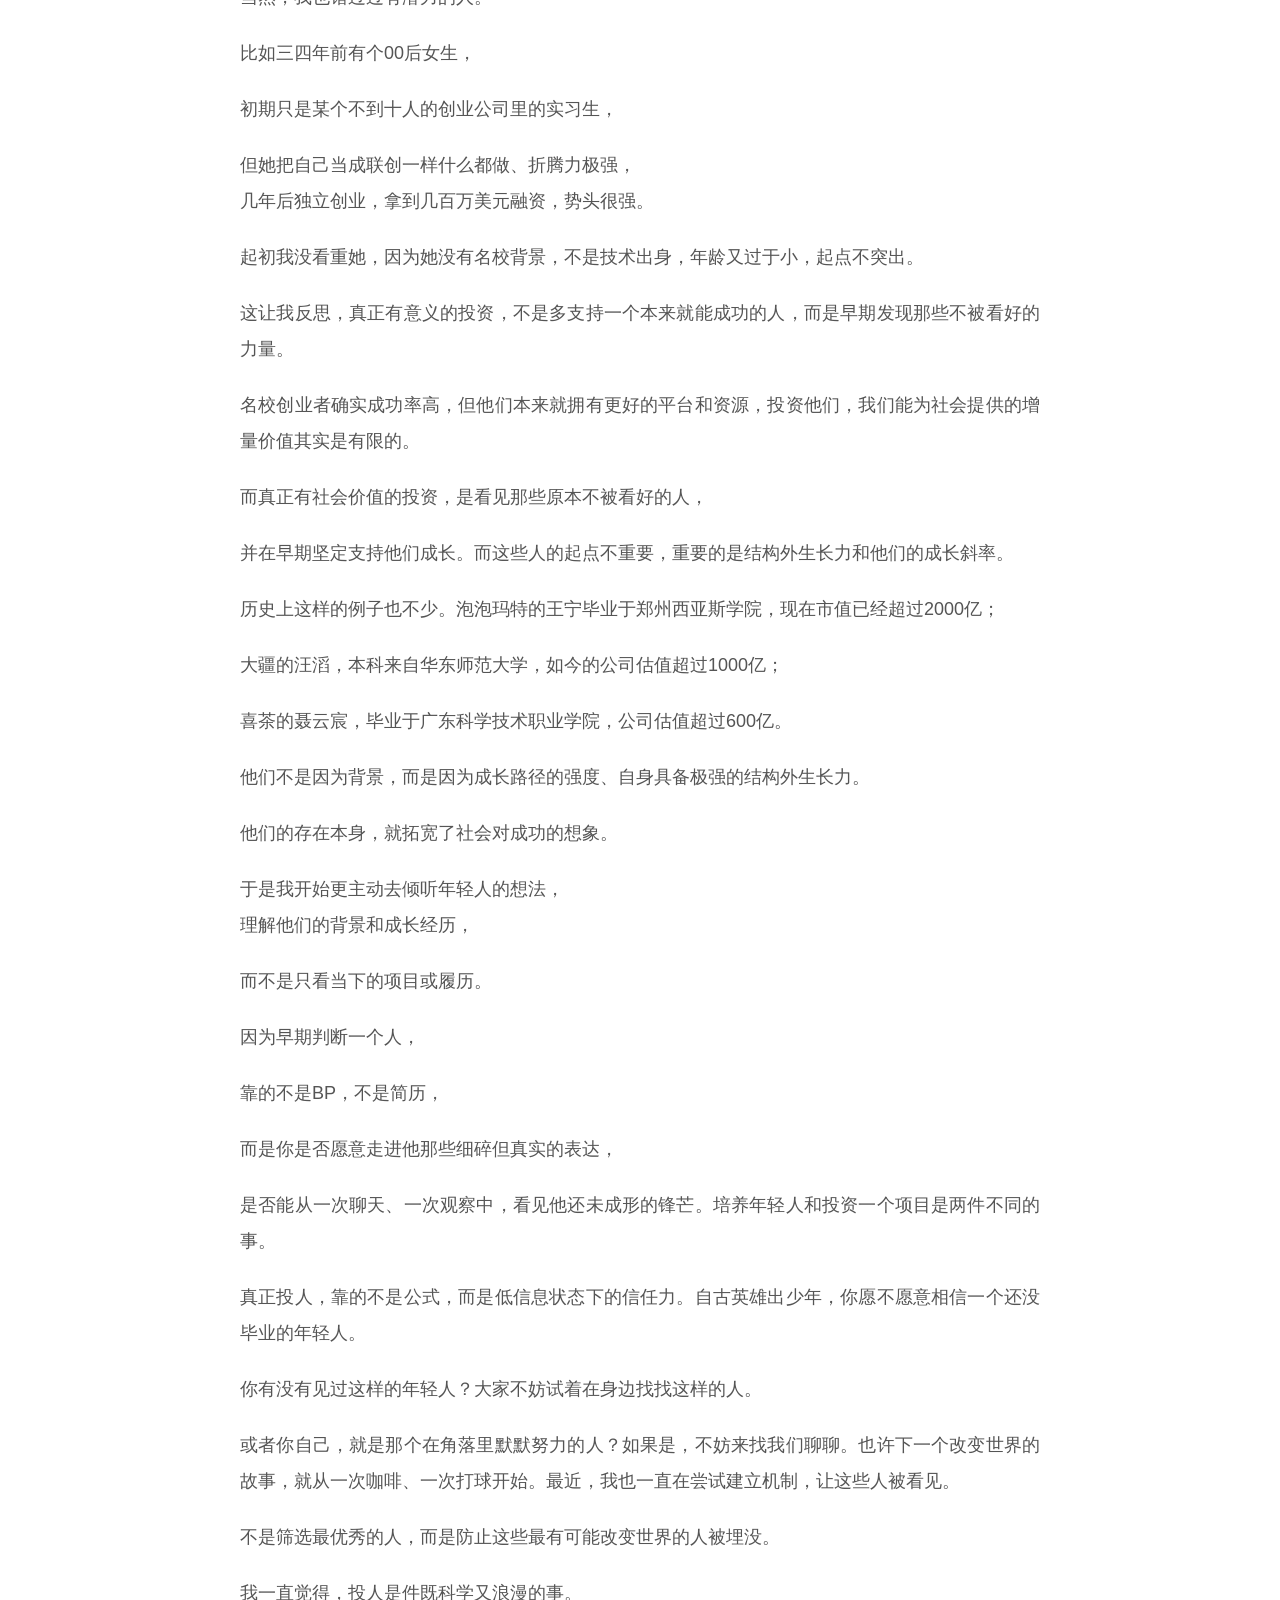
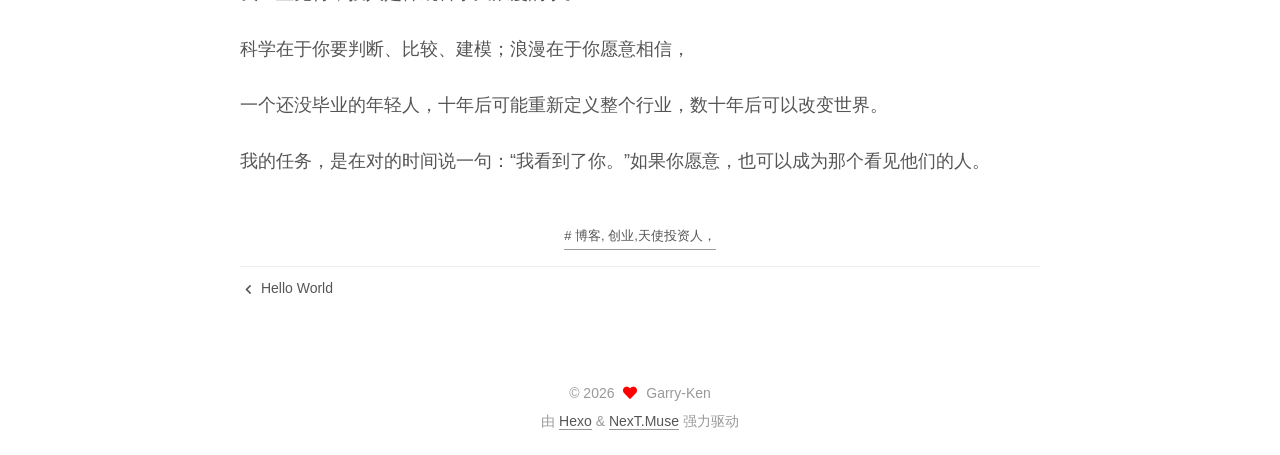
<file: 2026/03/26/我的第一篇博客/index.html>
<!DOCTYPE html>
<html lang="zh-CN">
<head>
  <meta charset="UTF-8">
<meta name="viewport" content="width=device-width, initial-scale=1, maximum-scale=2">
<meta name="theme-color" content="#222">
<meta name="generator" content="Hexo 8.1.1">
  <link rel="apple-touch-icon" sizes="180x180" href="/images/apple-touch-icon-next.png">
  <link rel="icon" type="image/png" sizes="32x32" href="/images/favicon-32x32-next.png">
  <link rel="icon" type="image/png" sizes="16x16" href="/images/favicon-16x16-next.png">
  <link rel="mask-icon" href="/images/logo.svg" color="#222">

<link rel="stylesheet" href="/css/main.css">


<link rel="stylesheet" href="/lib/font-awesome/css/all.min.css">

<script id="hexo-configurations">
    var NexT = window.NexT || {};
    var CONFIG = {"hostname":"example.com","root":"/","scheme":"Muse","version":"7.8.0","exturl":false,"sidebar":{"position":"left","display":"post","padding":18,"offset":12,"onmobile":false},"copycode":{"enable":false,"show_result":false,"style":null},"back2top":{"enable":true,"sidebar":false,"scrollpercent":false},"bookmark":{"enable":false,"color":"#222","save":"auto"},"fancybox":false,"mediumzoom":false,"lazyload":false,"pangu":false,"comments":{"style":"tabs","active":null,"storage":true,"lazyload":false,"nav":null},"algolia":{"hits":{"per_page":10},"labels":{"input_placeholder":"Search for Posts","hits_empty":"We didn't find any results for the search: ${query}","hits_stats":"${hits} results found in ${time} ms"}},"localsearch":{"enable":false,"trigger":"auto","top_n_per_article":1,"unescape":false,"preload":false},"motion":{"enable":true,"async":false,"transition":{"post_block":"fadeIn","post_header":"slideDownIn","post_body":"slideDownIn","coll_header":"slideLeftIn","sidebar":"slideUpIn"}}};
  </script>

  <meta name="description" content="大家好，我是 Garry-Ken！这是我用 Hexo 搭建的第一篇博客，从0到1拥有了自己的网站，很有成就感了。以后我会在这里分享我的创业思考、投资笔记，加密货币美股投资实操，技术学习和生活日常。 今天我想分享一篇我很喜欢的投资人董科含的：如何发现一个20岁值得投资的人， 这是原文公众号链接：https:&#x2F;&#x2F;mp.weixin.qq.com&#x2F;s&#x2F;VgY-Lx_VDwccpXgsruWoRg文章太好">
<meta property="og:type" content="article">
<meta property="og:title" content="我的第一篇博客">
<meta property="og:url" content="http://example.com/2026/03/26/%E6%88%91%E7%9A%84%E7%AC%AC%E4%B8%80%E7%AF%87%E5%8D%9A%E5%AE%A2/index.html">
<meta property="og:site_name" content="Garry-Ken">
<meta property="og:description" content="大家好，我是 Garry-Ken！这是我用 Hexo 搭建的第一篇博客，从0到1拥有了自己的网站，很有成就感了。以后我会在这里分享我的创业思考、投资笔记，加密货币美股投资实操，技术学习和生活日常。 今天我想分享一篇我很喜欢的投资人董科含的：如何发现一个20岁值得投资的人， 这是原文公众号链接：https:&#x2F;&#x2F;mp.weixin.qq.com&#x2F;s&#x2F;VgY-Lx_VDwccpXgsruWoRg文章太好">
<meta property="og:locale" content="zh_CN">
<meta property="article:published_time" content="2026-03-26T12:00:00.000Z">
<meta property="article:modified_time" content="2026-03-25T17:20:45.531Z">
<meta property="article:author" content="Garry-Ken">
<meta property="article:tag" content="博客, 创业,天使投资人，">
<meta name="twitter:card" content="summary">

<link rel="canonical" href="http://example.com/2026/03/26/%E6%88%91%E7%9A%84%E7%AC%AC%E4%B8%80%E7%AF%87%E5%8D%9A%E5%AE%A2/">


<script id="page-configurations">
  // https://hexo.io/docs/variables.html
  CONFIG.page = {
    sidebar: "",
    isHome : false,
    isPost : true,
    lang   : 'zh-CN'
  };
</script>

  <title>我的第一篇博客 | Garry-Ken</title>
  






  <noscript>
  <style>
  .use-motion .brand,
  .use-motion .menu-item,
  .sidebar-inner,
  .use-motion .post-block,
  .use-motion .pagination,
  .use-motion .comments,
  .use-motion .post-header,
  .use-motion .post-body,
  .use-motion .collection-header { opacity: initial; }

  .use-motion .site-title,
  .use-motion .site-subtitle {
    opacity: initial;
    top: initial;
  }

  .use-motion .logo-line-before i { left: initial; }
  .use-motion .logo-line-after i { right: initial; }
  </style>
</noscript>

</head>

<body itemscope itemtype="http://schema.org/WebPage">
  <div class="container use-motion">
    <div class="headband"></div>

    <header class="header" itemscope itemtype="http://schema.org/WPHeader">
      <div class="header-inner"><div class="site-brand-container">
  <div class="site-nav-toggle">
    <div class="toggle" aria-label="切换导航栏">
      <span class="toggle-line toggle-line-first"></span>
      <span class="toggle-line toggle-line-middle"></span>
      <span class="toggle-line toggle-line-last"></span>
    </div>
  </div>

  <div class="site-meta">

    <a href="/" class="brand" rel="start">
      <span class="logo-line-before"><i></i></span>
      <h1 class="site-title">Garry-Ken</h1>
      <span class="logo-line-after"><i></i></span>
    </a>
      <p class="site-subtitle" itemprop="description">创业者 | AI 探索者 | 投资思考</p>
  </div>

  <div class="site-nav-right">
    <div class="toggle popup-trigger">
    </div>
  </div>
</div>




<nav class="site-nav">
  <ul id="menu" class="main-menu menu">
        <li class="menu-item menu-item-home">

    <a href="/" rel="section"><i class="fa fa-home fa-fw"></i>首页</a>

  </li>
        <li class="menu-item menu-item-archives">

    <a href="/archives/" rel="section"><i class="fa fa-archive fa-fw"></i>归档</a>

  </li>
  </ul>
</nav>




</div>
    </header>

    
  <div class="back-to-top">
    <i class="fa fa-arrow-up"></i>
    <span>0%</span>
  </div>


    <main class="main">
      <div class="main-inner">
        <div class="content-wrap">
          

          <div class="content post posts-expand">
            

    
  
  
  <article itemscope itemtype="http://schema.org/Article" class="post-block" lang="zh-CN">
    <link itemprop="mainEntityOfPage" href="http://example.com/2026/03/26/%E6%88%91%E7%9A%84%E7%AC%AC%E4%B8%80%E7%AF%87%E5%8D%9A%E5%AE%A2/">

    <span hidden itemprop="author" itemscope itemtype="http://schema.org/Person">
      <meta itemprop="image" content="/images/avatar.gif">
      <meta itemprop="name" content="Garry-Ken">
      <meta itemprop="description" content="专注于创业、AI创富| 天使投资|多元思维|元认知">
    </span>

    <span hidden itemprop="publisher" itemscope itemtype="http://schema.org/Organization">
      <meta itemprop="name" content="Garry-Ken">
    </span>
      <header class="post-header">
        <h1 class="post-title" itemprop="name headline">
          我的第一篇博客
        </h1>

        <div class="post-meta">
            <span class="post-meta-item">
              <span class="post-meta-item-icon">
                <i class="far fa-calendar"></i>
              </span>
              <span class="post-meta-item-text">发表于</span>
              

              <time title="创建时间：2026-03-26 20:00:00 / 修改时间：01:20:45" itemprop="dateCreated datePublished" datetime="2026-03-26T20:00:00+08:00">2026-03-26</time>
            </span>
            <span class="post-meta-item">
              <span class="post-meta-item-icon">
                <i class="far fa-folder"></i>
              </span>
              <span class="post-meta-item-text">分类于</span>
                <span itemprop="about" itemscope itemtype="http://schema.org/Thing">
                  <a href="/categories/%E7%94%9F%E6%B4%BB/" itemprop="url" rel="index"><span itemprop="name">生活</span></a>
                </span>
            </span>

          

        </div>
      </header>

    
    
    
    <div class="post-body" itemprop="articleBody">

      
        <p>大家好，我是 Garry-Ken！<br>这是我用 Hexo 搭建的第一篇博客，从0到1拥有了自己的网站，很有成就感了。<br>以后我会在这里分享我的创业思考、投资笔记，加密货币美股投资实操，技术学习和生活日常。</p>
<p>今天我想分享一篇我很喜欢的投资人董科含的：如何发现一个20岁值得投资的人，</p>
<p>这是原文公众号链接：<a target="_blank" rel="noopener" href="https://mp.weixin.qq.com/s/VgY-Lx_VDwccpXgsruWoRg">https://mp.weixin.qq.com/s/VgY-Lx_VDwccpXgsruWoRg</a><br>文章太好，也是我个人最爱，就直接全文分享，常读常新。</p>
<p>我们如何识别那些还没开始，但未来可能改变世界的年轻人？我想谈一种常被忽略的天赋。<br>它不像智商或履历那样容易量化，却往往决定了一个人能否走出轨道，走出属于自己的路径。</p>
<p>我称它为结构外生长力（Structural Divergence Capacity）。</p>
<p>这不是简单的自律或自驱，而是指在没有任务、没有外部压力的情况下，是否能自我设定目标、持续推进、独立成长。</p>
<p>过去几年，我见过上万名创业者。最让我着迷的，不是那些履历光鲜、表达完美的人，而是那些不太常规的年轻人。</p>
<p>他们跳跃、直觉、不善解释，却往往有原始的探索冲动。你能感受到，他们身上有股火，只是还没烧起来。</p>
<p>很多人问我，投人是不是得等他们做出点成绩？我的答案是，不一定。<br>那些还没“拔刀”的年轻人，反而更值得投。</p>
<p>就像《孙子兵法》里说的，<br>“善战者无赫赫之功”，未出手已成势，也避免了出手不当反伤自己。</p>
<p>对年轻人而言，最宝贵的状态，是即将出招但还未亮剑的阶段。</p>
<p>他们有强烈动机、有早期判断，却还没定型，也因为如此，支持他们的增量价值极大。<br>当然，有些人拔过刀但失败了，如果能从中快速吸取经验、形成反思，也是一种成熟的信号。</p>
<p>但大多数年轻人，并不是没有潜力，<br>而是被三种看不见的力量困住了：认知受限、缺乏勇气、方向迷失。<br>他们不是不聪明，只是没跳出主流路径，不敢承担失败，或在理想与现实的碰撞中逐渐放弃。</p>
<p>真正具备结构外生长力的年轻人，恰恰是那些已经在突破这些障碍的人。<br>这类人可能在学校期间，并不把自己看作学生。他们的信息源是多元的、去中心的，甚至是不稳定的。</p>
<p>他们主动开VPN学习前沿、联系陌生人、下载非主流App、尝试产品原型、组织朋友试用。</p>
<p>他们甚至懂得伪装——在需要时以学生身份示弱，从而获取帮助。<br>他们未必在课表上留下记录，却有自己的学习路径；未必在活动里刷脸，却始终在行动。<br>他们不像是被培养出来的，更像是自己长出来的。</p>
<p>所以我们才更需要去寻找那些即将突破这些障碍的人，他们的刀还没拔出来，但他们已经在发热。</p>
<p>这些人通常有几个共性：</p>
<p>一、感知世界的能力，远超同龄人这个世界的折叠结构非常严重。</p>
<p>不同年龄、阶层、行业之间的交流越来越稀薄。</p>
<p>很多成年人对年轻人的真实想法几乎没有任何直觉。</p>
<p>我们常常以为年轻人想的都很虚，但很可能他们恰恰站在了未来需求的一线。<br>他们对社交、AI、文化、生活方式的感知，往往比我们这些在社会结构里运行的人更前瞻。<br>越年轻的人，越能感知潮水的方向。一个有用的判断方式是他是否能看出别人没看到的东西，并能从这些感知出发去尝试创造。</p>
<p>二、问题导向，动手去做很多人现在都说要学AI，但大多数人只是被潮流推着走。<br>你去上一门课，结果没几天就忘了。看到某个产品爆火，抢着去尝试，试完也没了下文。</p>
<p>而真正值得投的年轻人，是那种探索中找到问题，再去学习技能的人。</p>
<p>他不是因为AI火才去学AI，而是因为他发现一个问题必须用AI来解。</p>
<p>这种问题主要围绕他们自己的需求，而世界上没有可以解决的产品。</p>
<p>于是他的学习路径是倒推的：问题→解决路径→学习技能。</p>
<p>这个逻辑改变了一切。因为一旦是目标驱动的学习，就会出现惊人的专注和吸收力。</p>
<p>他们没有被工作锁死、没有太多责任负担，有时间、有精力、有好奇心。</p>
<p>学习对他们来说，不是为了考试，<br>不是为了简历，而是为了干事，再或是为了改变世界。</p>
<p>这就是“Learning by doing”最好的土壤。</p>
<p>三、好奇心的密度和可执行性极高并不是只有年轻人有好奇心，<br>但他们的好奇心密度和可执行度是最高的。</p>
<p>他们愿意因为一个问题查资料、追视频、试代码、开小项目。</p>
<p>他们没有太多框架限制，不会想着这对我职业路径有没有帮助，或是能不能加到简历上。</p>
<p>更重要的是，他们不容易被结构性压制，他们的生活还没被成事的逻辑完全占据。</p>
<p>而大多数成年人的好奇心是专业性的，<br>进入职场后，他们的探索往往是受限的，</p>
<p>是为已有目标服务。</p>
<p>而年轻人，能“乱逛”。</p>
<p>这种阶段没有明确收益，却最容易长出真正的创造力。</p>
<p>四、自我迭代能力他们不一定懂复利，但做事方式是复利式的。</p>
<p>他们习惯于记录试错、总结路径、不断优化。</p>
<p>从而优化自己的行为方式，调整自己与世界的交互系统。</p>
<p>这是一类最容易被忽视、但在长期观察中意义极大的特质。</p>
<p>这也是一种长期主义的体现。不是简单地说我想做长远的事，而是每一次失败后，</p>
<p>他们都能问：“我在这次里学到了什么？</p>
<p>它以后还能不能用？<br>我下次要怎么做的更好？”每次失败都不是归零，而是叠加。</p>
<p>最终在某个时间点突然爆发出远超常人的成熟度和创造力——我们以为他们一夜成名，其实他们早就在地下生长多年，只是没人注意到。</p>
<p>五、能穿越失败、忍受无人理解的阶段，坚持再坚持你会发现，这类年轻人并不是一开始就强大。</p>
<p>他们也有害怕、也会犹豫，</p>
<p>但他们和大多数人不同的是：他们不逃。他们知道自己还没准备好，却依然选择走在准备的路上。</p>
<p>他们不怕阶段性失败，因为他们理解失败不是终点，而是试错路径的一部分。</p>
<p>他们不是天生无所畏惧，而是清楚，如果害怕代价，那就永远没有资格谈梦想。他们不一定比别人聪明，只是更愿意相信现在的困惑，是通往未来的燃料。</p>
<p>真正有结构外生长力的人，往往都在最孤独的时刻，不靠掌声，不靠推力，依然咬牙走下去。不得不提一个现实情况，他们可能在一些艰难且错误的路上被磨灭心力，消耗殆尽。</p>
<p>他们不是不会走错路，而是往往走得太深、太久，孤独又倔强。</p>
<p>这种情况下确实需要我们的鼓励和引导，跟他们讲真话，帮他们少走弯路，保护他们心里那团火。</p>
<p>哪怕它一时微弱，也值得被保护，直到再次燃起。</p>
<p>六、智慧且愚蠢除了这些内在能力，</p>
<p>我还发现一个常被误解的特质：他们可能看起来其实有点愚蠢，轴得不合逻辑，比如不擅长止损、不懂投机，不走捷径。</p>
<p>他们在早期可能兴趣爱好很广泛，但一旦选了方向后，会放弃成百上千的娱乐、社交，甚至学历。</p>
<p>他们不是功利，而是极度专注，甚至能为一个想法牺牲掉一整个阶段的人生秩序。</p>
<p>他们舍弃的不是青春，而是没必要的分心，在关键阶段愿意选择了一件真正值得去投入数十年的事。</p>
<p>太聪明的人，往往什么都能做，却难以坚持一件事做到极致。而这些看起来笨的人，反而更能穿透。</p>
<p>他们不花哨、不圆滑，但目标清晰，脚步坚定。他们的路径很少出现在课表或简历里。</p>
<p>他们不会做PPT，可能偏科、不合群，但常常在复杂问题上反应极快。</p>
<p>他们可能辍学、做冷门项目、坚持没人懂的事。</p>
<p>这种“怪”，不是为了叛逆，而是出于本能的不服从。</p>
<p>他们不随波逐流，只是始终在寻找自己的方向。</p>
<p>正是因为这些特质不容易被传统标准捕捉，我开始试着为这类人建立一种新的理解框架，就提出了结构外生长力的概念。</p>
<p>那些我曾见到过的值得投资的年轻人我见过一个浙大的本科生，几乎不参加任何学校活动，只在自己认定的路径上钻研。<br>他曾在某企业底层打工一年半来学习，然后花数月系统分析行业与市场。</p>
<p>他的目标是十年后做具身智能，他判断timing还没到，而现在的目标是在此之前先做一家创业公司练能力、积累资金。</p>
<p>于是作为名校背景，他异常地选择了一个大多数人都看不上的方向全情投入。</p>
<p>还记得当时通过朋友介绍我们第一次见面，前二十分钟，他几乎没看我一眼，话也不说，表情也比较冷漠。</p>
<p>直到我输出一些有价值的认知，才让他提起了兴趣，抬头看我，开始主动提出问题。</p>
<p>他不是冷漠，只是没兴趣浪费时间。</p>
<p>这种人一旦打开，就是巨大的潜力。</p>
<p>再比如我曾经在一个辍学创业者的群里的一个学生。有一天，我在咖啡店写作，临时想找个人聊聊，朋友圈问了下，他就过来了。</p>
<p>几天后我想去打羽毛球，找不到搭子，他又来了。这两次并不是为了争取什么机会，而更像是某种直觉驱动，他觉得这可能是值得打开的一扇门。</p>
<p>我们最终投资了他。<br>后来他19岁从清华本科辍学，今年23岁，已经拿到了亿元级别的融资，背后是几家全球顶尖的基金和知名个人。</p>
<p>后面几年他的成长曲线异常陡峭，选择了最难的路，</p>
<p>忍耐了太多常人难以忍耐的事，而那一切的起点，只是他在群里默默观察、及时行动、愿意走出门去聊一聊。</p>
<p>我们以为的很多偶然，其实都是某种自我指引的决心。</p>
<p>当然，我也错过过有潜力的人。</p>
<p>比如三四年前有个00后女生，</p>
<p>初期只是某个不到十人的创业公司里的实习生，</p>
<p>但她把自己当成联创一样什么都做、折腾力极强，<br>几年后独立创业，拿到几百万美元融资，势头很强。</p>
<p>起初我没看重她，因为她没有名校背景，不是技术出身，年龄又过于小，起点不突出。</p>
<p>这让我反思，真正有意义的投资，不是多支持一个本来就能成功的人，而是早期发现那些不被看好的力量。</p>
<p>名校创业者确实成功率高，但他们本来就拥有更好的平台和资源，投资他们，我们能为社会提供的增量价值其实是有限的。</p>
<p>而真正有社会价值的投资，是看见那些原本不被看好的人，</p>
<p>并在早期坚定支持他们成长。而这些人的起点不重要，重要的是结构外生长力和他们的成长斜率。</p>
<p>历史上这样的例子也不少。泡泡玛特的王宁毕业于郑州西亚斯学院，现在市值已经超过2000亿；</p>
<p>大疆的汪滔，本科来自华东师范大学，如今的公司估值超过1000亿；</p>
<p>喜茶的聂云宸，毕业于广东科学技术职业学院，公司估值超过600亿。</p>
<p>他们不是因为背景，而是因为成长路径的强度、自身具备极强的结构外生长力。</p>
<p>他们的存在本身，就拓宽了社会对成功的想象。</p>
<p>于是我开始更主动去倾听年轻人的想法，<br>理解他们的背景和成长经历，</p>
<p>而不是只看当下的项目或履历。</p>
<p>因为早期判断一个人，</p>
<p>靠的不是BP，不是简历，</p>
<p>而是你是否愿意走进他那些细碎但真实的表达，</p>
<p>是否能从一次聊天、一次观察中，看见他还未成形的锋芒。培养年轻人和投资一个项目是两件不同的事。</p>
<p>真正投人，靠的不是公式，而是低信息状态下的信任力。自古英雄出少年，你愿不愿意相信一个还没毕业的年轻人。</p>
<p>你有没有见过这样的年轻人？大家不妨试着在身边找找这样的人。</p>
<p>或者你自己，就是那个在角落里默默努力的人？如果是，不妨来找我们聊聊。也许下一个改变世界的故事，就从一次咖啡、一次打球开始。最近，我也一直在尝试建立机制，让这些人被看见。</p>
<p>不是筛选最优秀的人，而是防止这些最有可能改变世界的人被埋没。</p>
<p>我一直觉得，投人是件既科学又浪漫的事。</p>
<p>科学在于你要判断、比较、建模；浪漫在于你愿意相信，</p>
<p>一个还没毕业的年轻人，十年后可能重新定义整个行业，数十年后可以改变世界。</p>
<p>我的任务，是在对的时间说一句：“我看到了你。”如果你愿意，也可以成为那个看见他们的人。</p>

    </div>

    
    
    

      <footer class="post-footer">
          <div class="post-tags">
              <a href="/tags/%E5%8D%9A%E5%AE%A2-%E5%88%9B%E4%B8%9A-%E5%A4%A9%E4%BD%BF%E6%8A%95%E8%B5%84%E4%BA%BA%EF%BC%8C/" rel="tag"># 博客, 创业,天使投资人，</a>
          </div>

        


        
    <div class="post-nav">
      <div class="post-nav-item">
    <a href="/2026/03/26/hello-world/" rel="prev" title="Hello World">
      <i class="fa fa-chevron-left"></i> Hello World
    </a></div>
      <div class="post-nav-item"></div>
    </div>
      </footer>
    
  </article>
  
  
  



          </div>
          

<script>
  window.addEventListener('tabs:register', () => {
    let { activeClass } = CONFIG.comments;
    if (CONFIG.comments.storage) {
      activeClass = localStorage.getItem('comments_active') || activeClass;
    }
    if (activeClass) {
      let activeTab = document.querySelector(`a[href="#comment-${activeClass}"]`);
      if (activeTab) {
        activeTab.click();
      }
    }
  });
  if (CONFIG.comments.storage) {
    window.addEventListener('tabs:click', event => {
      if (!event.target.matches('.tabs-comment .tab-content .tab-pane')) return;
      let commentClass = event.target.classList[1];
      localStorage.setItem('comments_active', commentClass);
    });
  }
</script>

        </div>
          
  
  <div class="toggle sidebar-toggle">
    <span class="toggle-line toggle-line-first"></span>
    <span class="toggle-line toggle-line-middle"></span>
    <span class="toggle-line toggle-line-last"></span>
  </div>

  <aside class="sidebar">
    <div class="sidebar-inner">

      <ul class="sidebar-nav motion-element">
        <li class="sidebar-nav-toc">
          文章目录
        </li>
        <li class="sidebar-nav-overview">
          站点概览
        </li>
      </ul>

      <!--noindex-->
      <div class="post-toc-wrap sidebar-panel">
      </div>
      <!--/noindex-->

      <div class="site-overview-wrap sidebar-panel">
        <div class="site-author motion-element" itemprop="author" itemscope itemtype="http://schema.org/Person">
  <p class="site-author-name" itemprop="name">Garry-Ken</p>
  <div class="site-description" itemprop="description">专注于创业、AI创富| 天使投资|多元思维|元认知</div>
</div>
<div class="site-state-wrap motion-element">
  <nav class="site-state">
      <div class="site-state-item site-state-posts">
          <a href="/archives/">
        
          <span class="site-state-item-count">2</span>
          <span class="site-state-item-name">日志</span>
        </a>
      </div>
      <div class="site-state-item site-state-categories">
        <span class="site-state-item-count">1</span>
        <span class="site-state-item-name">分类</span>
      </div>
      <div class="site-state-item site-state-tags">
        <span class="site-state-item-count">1</span>
        <span class="site-state-item-name">标签</span>
      </div>
  </nav>
</div>



      </div>

    </div>
  </aside>
  <div id="sidebar-dimmer"></div>


      </div>
    </main>

    <footer class="footer">
      <div class="footer-inner">
        

        

<div class="copyright">
  
  &copy; 
  <span itemprop="copyrightYear">2026</span>
  <span class="with-love">
    <i class="fa fa-heart"></i>
  </span>
  <span class="author" itemprop="copyrightHolder">Garry-Ken</span>
</div>
  <div class="powered-by">由 <a href="https://hexo.io/" class="theme-link" rel="noopener" target="_blank">Hexo</a> & <a href="https://muse.theme-next.org/" class="theme-link" rel="noopener" target="_blank">NexT.Muse</a> 强力驱动
  </div>

        








      </div>
    </footer>
  </div>

  
  <script src="/lib/anime.min.js"></script>
  <script src="/lib/velocity/velocity.min.js"></script>
  <script src="/lib/velocity/velocity.ui.min.js"></script>

<script src="/js/utils.js"></script>

<script src="/js/motion.js"></script>


<script src="/js/schemes/muse.js"></script>


<script src="/js/next-boot.js"></script>




  















  

  

</body>
</html>
</file>
<file: css/main.css>
:root {
  --body-bg-color: #fff;
  --content-bg-color: #fff;
  --card-bg-color: #f5f5f5;
  --text-color: #555;
  --blockquote-color: #666;
  --link-color: #555;
  --link-hover-color: #222;
  --brand-color: #fff;
  --brand-hover-color: #fff;
  --table-row-odd-bg-color: #f9f9f9;
  --table-row-hover-bg-color: #f5f5f5;
  --menu-item-bg-color: #f5f5f5;
  --btn-default-bg: #222;
  --btn-default-color: #fff;
  --btn-default-border-color: #222;
  --btn-default-hover-bg: #fff;
  --btn-default-hover-color: #222;
  --btn-default-hover-border-color: #222;
}
html {
  line-height: 1.15; /* 1 */
  -webkit-text-size-adjust: 100%; /* 2 */
}
body {
  margin: 0;
}
main {
  display: block;
}
h1 {
  font-size: 2em;
  margin: 0.67em 0;
}
hr {
  box-sizing: content-box; /* 1 */
  height: 0; /* 1 */
  overflow: visible; /* 2 */
}
pre {
  font-family: monospace, monospace; /* 1 */
  font-size: 1em; /* 2 */
}
a {
  background: transparent;
}
abbr[title] {
  border-bottom: none; /* 1 */
  text-decoration: underline; /* 2 */
  text-decoration: underline dotted; /* 2 */
}
b,
strong {
  font-weight: bolder;
}
code,
kbd,
samp {
  font-family: monospace, monospace; /* 1 */
  font-size: 1em; /* 2 */
}
small {
  font-size: 80%;
}
sub,
sup {
  font-size: 75%;
  line-height: 0;
  position: relative;
  vertical-align: baseline;
}
sub {
  bottom: -0.25em;
}
sup {
  top: -0.5em;
}
img {
  border-style: none;
}
button,
input,
optgroup,
select,
textarea {
  font-family: inherit; /* 1 */
  font-size: 100%; /* 1 */
  line-height: 1.15; /* 1 */
  margin: 0; /* 2 */
}
button,
input {
/* 1 */
  overflow: visible;
}
button,
select {
/* 1 */
  text-transform: none;
}
button,
[type='button'],
[type='reset'],
[type='submit'] {
  -webkit-appearance: button;
}
button::-moz-focus-inner,
[type='button']::-moz-focus-inner,
[type='reset']::-moz-focus-inner,
[type='submit']::-moz-focus-inner {
  border-style: none;
  padding: 0;
}
button:-moz-focusring,
[type='button']:-moz-focusring,
[type='reset']:-moz-focusring,
[type='submit']:-moz-focusring {
  outline: 1px dotted ButtonText;
}
fieldset {
  padding: 0.35em 0.75em 0.625em;
}
legend {
  box-sizing: border-box; /* 1 */
  color: inherit; /* 2 */
  display: table; /* 1 */
  max-width: 100%; /* 1 */
  padding: 0; /* 3 */
  white-space: normal; /* 1 */
}
progress {
  vertical-align: baseline;
}
textarea {
  overflow: auto;
}
[type='checkbox'],
[type='radio'] {
  box-sizing: border-box; /* 1 */
  padding: 0; /* 2 */
}
[type='number']::-webkit-inner-spin-button,
[type='number']::-webkit-outer-spin-button {
  height: auto;
}
[type='search'] {
  outline-offset: -2px; /* 2 */
  -webkit-appearance: textfield; /* 1 */
}
[type='search']::-webkit-search-decoration {
  -webkit-appearance: none;
}
::-webkit-file-upload-button {
  font: inherit; /* 2 */
  -webkit-appearance: button; /* 1 */
}
details {
  display: block;
}
summary {
  display: list-item;
}
template {
  display: none;
}
[hidden] {
  display: none;
}
::selection {
  background: #262a30;
  color: #eee;
}
html,
body {
  height: 100%;
}
body {
  background: var(--body-bg-color);
  color: var(--text-color);
  font-family: 'Lato', "PingFang SC", "Microsoft YaHei", sans-serif;
  font-size: 1em;
  line-height: 2;
}
@media (max-width: 991px) {
  body {
    padding-left: 0 !important;
    padding-right: 0 !important;
  }
}
h1,
h2,
h3,
h4,
h5,
h6 {
  font-family: 'Lato', "PingFang SC", "Microsoft YaHei", sans-serif;
  font-weight: bold;
  line-height: 1.5;
  margin: 20px 0 15px;
}
h1 {
  font-size: 1.5em;
}
h2 {
  font-size: 1.375em;
}
h3 {
  font-size: 1.25em;
}
h4 {
  font-size: 1.125em;
}
h5 {
  font-size: 1em;
}
h6 {
  font-size: 0.875em;
}
p {
  margin: 0 0 20px 0;
}
a,
span.exturl {
  border-bottom: 1px solid #999;
  color: var(--link-color);
  outline: 0;
  text-decoration: none;
  overflow-wrap: break-word;
  word-wrap: break-word;
  cursor: pointer;
}
a:hover,
span.exturl:hover {
  border-bottom-color: var(--link-hover-color);
  color: var(--link-hover-color);
}
iframe,
img,
video {
  display: block;
  margin-left: auto;
  margin-right: auto;
  max-width: 100%;
}
hr {
  background-image: repeating-linear-gradient(-45deg, #ddd, #ddd 4px, transparent 4px, transparent 8px);
  border: 0;
  height: 3px;
  margin: 40px 0;
}
blockquote {
  border-left: 4px solid #ddd;
  color: var(--blockquote-color);
  margin: 0;
  padding: 0 15px;
}
blockquote cite::before {
  content: '-';
  padding: 0 5px;
}
dt {
  font-weight: bold;
}
dd {
  margin: 0;
  padding: 0;
}
kbd {
  background-color: #f5f5f5;
  background-image: linear-gradient(#eee, #fff, #eee);
  border: 1px solid #ccc;
  border-radius: 0.2em;
  box-shadow: 0.1em 0.1em 0.2em rgba(0,0,0,0.1);
  color: #555;
  font-family: inherit;
  padding: 0.1em 0.3em;
  white-space: nowrap;
}
.table-container {
  overflow: auto;
}
table {
  border-collapse: collapse;
  border-spacing: 0;
  font-size: 0.875em;
  margin: 0 0 20px 0;
  width: 100%;
}
tbody tr:nth-of-type(odd) {
  background: var(--table-row-odd-bg-color);
}
tbody tr:hover {
  background: var(--table-row-hover-bg-color);
}
caption,
th,
td {
  font-weight: normal;
  padding: 8px;
  vertical-align: middle;
}
th,
td {
  border: 1px solid #ddd;
  border-bottom: 3px solid #ddd;
}
th {
  font-weight: 700;
  padding-bottom: 10px;
}
td {
  border-bottom-width: 1px;
}
.btn {
  background: var(--btn-default-bg);
  border: 2px solid var(--btn-default-border-color);
  border-radius: 0;
  color: var(--btn-default-color);
  display: inline-block;
  font-size: 0.875em;
  line-height: 2;
  padding: 0 20px;
  text-decoration: none;
  transition-property: background-color;
  transition-delay: 0s;
  transition-duration: 0.2s;
  transition-timing-function: ease-in-out;
}
.btn:hover {
  background: var(--btn-default-hover-bg);
  border-color: var(--btn-default-hover-border-color);
  color: var(--btn-default-hover-color);
}
.btn + .btn {
  margin: 0 0 8px 8px;
}
.btn .fa-fw {
  text-align: left;
  width: 1.285714285714286em;
}
.toggle {
  line-height: 0;
}
.toggle .toggle-line {
  background: #fff;
  display: inline-block;
  height: 2px;
  left: 0;
  position: relative;
  top: 0;
  transition: all 0.4s;
  vertical-align: top;
  width: 100%;
}
.toggle .toggle-line:not(:first-child) {
  margin-top: 3px;
}
.toggle.toggle-arrow .toggle-line-first {
  left: 50%;
  top: 2px;
  transform: rotate(45deg);
  width: 50%;
}
.toggle.toggle-arrow .toggle-line-middle {
  left: 2px;
  width: 90%;
}
.toggle.toggle-arrow .toggle-line-last {
  left: 50%;
  top: -2px;
  transform: rotate(-45deg);
  width: 50%;
}
.toggle.toggle-close .toggle-line-first {
  transform: rotate(-45deg);
  top: 5px;
}
.toggle.toggle-close .toggle-line-middle {
  opacity: 0;
}
.toggle.toggle-close .toggle-line-last {
  transform: rotate(45deg);
  top: -5px;
}
.highlight,
pre {
  background: #f7f7f7;
  color: #4d4d4c;
  line-height: 1.6;
  margin: 0 auto 20px;
}
pre,
code {
  font-family: consolas, Menlo, monospace, "PingFang SC", "Microsoft YaHei";
}
code {
  background: #eee;
  border-radius: 3px;
  color: #555;
  padding: 2px 4px;
  overflow-wrap: break-word;
  word-wrap: break-word;
}
.highlight *::selection {
  background: #d6d6d6;
}
.highlight pre {
  border: 0;
  margin: 0;
  padding: 10px 0;
}
.highlight table {
  border: 0;
  margin: 0;
  width: auto;
}
.highlight td {
  border: 0;
  padding: 0;
}
.highlight figcaption {
  background: #eff2f3;
  color: #4d4d4c;
  display: flex;
  font-size: 0.875em;
  justify-content: space-between;
  line-height: 1.2;
  padding: 0.5em;
}
.highlight figcaption a {
  color: #4d4d4c;
}
.highlight figcaption a:hover {
  border-bottom-color: #4d4d4c;
}
.highlight .gutter {
  -moz-user-select: none;
  -ms-user-select: none;
  -webkit-user-select: none;
  user-select: none;
}
.highlight .gutter pre {
  background: #eff2f3;
  color: #869194;
  padding-left: 10px;
  padding-right: 10px;
  text-align: right;
}
.highlight .code pre {
  background: #f7f7f7;
  padding-left: 10px;
  width: 100%;
}
.gist table {
  width: auto;
}
.gist table td {
  border: 0;
}
pre {
  overflow: auto;
  padding: 10px;
}
pre code {
  background: none;
  color: #4d4d4c;
  font-size: 0.875em;
  padding: 0;
  text-shadow: none;
}
pre .deletion {
  background: #fdd;
}
pre .addition {
  background: #dfd;
}
pre .meta {
  color: #eab700;
  -moz-user-select: none;
  -ms-user-select: none;
  -webkit-user-select: none;
  user-select: none;
}
pre .comment {
  color: #8e908c;
}
pre .variable,
pre .attribute,
pre .tag,
pre .name,
pre .regexp,
pre .ruby .constant,
pre .xml .tag .title,
pre .xml .pi,
pre .xml .doctype,
pre .html .doctype,
pre .css .id,
pre .css .class,
pre .css .pseudo {
  color: #c82829;
}
pre .number,
pre .preprocessor,
pre .built_in,
pre .builtin-name,
pre .literal,
pre .params,
pre .constant,
pre .command {
  color: #f5871f;
}
pre .ruby .class .title,
pre .css .rules .attribute,
pre .string,
pre .symbol,
pre .value,
pre .inheritance,
pre .header,
pre .ruby .symbol,
pre .xml .cdata,
pre .special,
pre .formula {
  color: #718c00;
}
pre .title,
pre .css .hexcolor {
  color: #3e999f;
}
pre .function,
pre .python .decorator,
pre .python .title,
pre .ruby .function .title,
pre .ruby .title .keyword,
pre .perl .sub,
pre .javascript .title,
pre .coffeescript .title {
  color: #4271ae;
}
pre .keyword,
pre .javascript .function {
  color: #8959a8;
}
.blockquote-center {
  border-left: none;
  margin: 40px 0;
  padding: 0;
  position: relative;
  text-align: center;
}
.blockquote-center .fa {
  display: block;
  opacity: 0.6;
  position: absolute;
  width: 100%;
}
.blockquote-center .fa-quote-left {
  border-top: 1px solid #ccc;
  text-align: left;
  top: -20px;
}
.blockquote-center .fa-quote-right {
  border-bottom: 1px solid #ccc;
  text-align: right;
  bottom: -20px;
}
.blockquote-center p,
.blockquote-center div {
  text-align: center;
}
.post-body .group-picture img {
  margin: 0 auto;
  padding: 0 3px;
}
.group-picture-row {
  margin-bottom: 6px;
  overflow: hidden;
}
.group-picture-column {
  float: left;
  margin-bottom: 10px;
}
.post-body .label {
  color: #555;
  display: inline;
  padding: 0 2px;
}
.post-body .label.default {
  background: #f0f0f0;
}
.post-body .label.primary {
  background: #efe6f7;
}
.post-body .label.info {
  background: #e5f2f8;
}
.post-body .label.success {
  background: #e7f4e9;
}
.post-body .label.warning {
  background: #fcf6e1;
}
.post-body .label.danger {
  background: #fae8eb;
}
.post-body .tabs {
  margin-bottom: 20px;
}
.post-body .tabs,
.tabs-comment {
  display: block;
  padding-top: 10px;
  position: relative;
}
.post-body .tabs ul.nav-tabs,
.tabs-comment ul.nav-tabs {
  display: flex;
  flex-wrap: wrap;
  margin: 0;
  margin-bottom: -1px;
  padding: 0;
}
@media (max-width: 413px) {
  .post-body .tabs ul.nav-tabs,
  .tabs-comment ul.nav-tabs {
    display: block;
    margin-bottom: 5px;
  }
}
.post-body .tabs ul.nav-tabs li.tab,
.tabs-comment ul.nav-tabs li.tab {
  border-bottom: 1px solid #ddd;
  border-left: 1px solid transparent;
  border-right: 1px solid transparent;
  border-top: 3px solid transparent;
  flex-grow: 1;
  list-style-type: none;
  border-radius: 0 0 0 0;
}
@media (max-width: 413px) {
  .post-body .tabs ul.nav-tabs li.tab,
  .tabs-comment ul.nav-tabs li.tab {
    border-bottom: 1px solid transparent;
    border-left: 3px solid transparent;
    border-right: 1px solid transparent;
    border-top: 1px solid transparent;
  }
}
@media (max-width: 413px) {
  .post-body .tabs ul.nav-tabs li.tab,
  .tabs-comment ul.nav-tabs li.tab {
    border-radius: 0;
  }
}
.post-body .tabs ul.nav-tabs li.tab a,
.tabs-comment ul.nav-tabs li.tab a {
  border-bottom: initial;
  display: block;
  line-height: 1.8;
  outline: 0;
  padding: 0.25em 0.75em;
  text-align: center;
  transition-delay: 0s;
  transition-duration: 0.2s;
  transition-timing-function: ease-out;
}
.post-body .tabs ul.nav-tabs li.tab a i,
.tabs-comment ul.nav-tabs li.tab a i {
  width: 1.285714285714286em;
}
.post-body .tabs ul.nav-tabs li.tab.active,
.tabs-comment ul.nav-tabs li.tab.active {
  border-bottom: 1px solid transparent;
  border-left: 1px solid #ddd;
  border-right: 1px solid #ddd;
  border-top: 3px solid #fc6423;
}
@media (max-width: 413px) {
  .post-body .tabs ul.nav-tabs li.tab.active,
  .tabs-comment ul.nav-tabs li.tab.active {
    border-bottom: 1px solid #ddd;
    border-left: 3px solid #fc6423;
    border-right: 1px solid #ddd;
    border-top: 1px solid #ddd;
  }
}
.post-body .tabs ul.nav-tabs li.tab.active a,
.tabs-comment ul.nav-tabs li.tab.active a {
  color: var(--link-color);
  cursor: default;
}
.post-body .tabs .tab-content .tab-pane,
.tabs-comment .tab-content .tab-pane {
  border: 1px solid #ddd;
  border-top: 0;
  padding: 20px 20px 0 20px;
  border-radius: 0;
}
.post-body .tabs .tab-content .tab-pane:not(.active),
.tabs-comment .tab-content .tab-pane:not(.active) {
  display: none;
}
.post-body .tabs .tab-content .tab-pane.active,
.tabs-comment .tab-content .tab-pane.active {
  display: block;
}
.post-body .tabs .tab-content .tab-pane.active:nth-of-type(1),
.tabs-comment .tab-content .tab-pane.active:nth-of-type(1) {
  border-radius: 0 0 0 0;
}
@media (max-width: 413px) {
  .post-body .tabs .tab-content .tab-pane.active:nth-of-type(1),
  .tabs-comment .tab-content .tab-pane.active:nth-of-type(1) {
    border-radius: 0;
  }
}
.post-body .note {
  border-radius: 3px;
  margin-bottom: 20px;
  padding: 1em;
  position: relative;
  border: 1px solid #eee;
  border-left-width: 5px;
}
.post-body .note h2,
.post-body .note h3,
.post-body .note h4,
.post-body .note h5,
.post-body .note h6 {
  margin-top: 0;
  border-bottom: initial;
  margin-bottom: 0;
  padding-top: 0;
}
.post-body .note p:first-child,
.post-body .note ul:first-child,
.post-body .note ol:first-child,
.post-body .note table:first-child,
.post-body .note pre:first-child,
.post-body .note blockquote:first-child,
.post-body .note img:first-child {
  margin-top: 0;
}
.post-body .note p:last-child,
.post-body .note ul:last-child,
.post-body .note ol:last-child,
.post-body .note table:last-child,
.post-body .note pre:last-child,
.post-body .note blockquote:last-child,
.post-body .note img:last-child {
  margin-bottom: 0;
}
.post-body .note.default {
  border-left-color: #777;
}
.post-body .note.default h2,
.post-body .note.default h3,
.post-body .note.default h4,
.post-body .note.default h5,
.post-body .note.default h6 {
  color: #777;
}
.post-body .note.primary {
  border-left-color: #6f42c1;
}
.post-body .note.primary h2,
.post-body .note.primary h3,
.post-body .note.primary h4,
.post-body .note.primary h5,
.post-body .note.primary h6 {
  color: #6f42c1;
}
.post-body .note.info {
  border-left-color: #428bca;
}
.post-body .note.info h2,
.post-body .note.info h3,
.post-body .note.info h4,
.post-body .note.info h5,
.post-body .note.info h6 {
  color: #428bca;
}
.post-body .note.success {
  border-left-color: #5cb85c;
}
.post-body .note.success h2,
.post-body .note.success h3,
.post-body .note.success h4,
.post-body .note.success h5,
.post-body .note.success h6 {
  color: #5cb85c;
}
.post-body .note.warning {
  border-left-color: #f0ad4e;
}
.post-body .note.warning h2,
.post-body .note.warning h3,
.post-body .note.warning h4,
.post-body .note.warning h5,
.post-body .note.warning h6 {
  color: #f0ad4e;
}
.post-body .note.danger {
  border-left-color: #d9534f;
}
.post-body .note.danger h2,
.post-body .note.danger h3,
.post-body .note.danger h4,
.post-body .note.danger h5,
.post-body .note.danger h6 {
  color: #d9534f;
}
.pagination .prev,
.pagination .next,
.pagination .page-number,
.pagination .space {
  display: inline-block;
  margin: 0 10px;
  padding: 0 11px;
  position: relative;
  top: -1px;
}
@media (max-width: 767px) {
  .pagination .prev,
  .pagination .next,
  .pagination .page-number,
  .pagination .space {
    margin: 0 5px;
  }
}
.pagination {
  border-top: 1px solid #eee;
  margin: 120px 0 0;
  text-align: center;
}
.pagination .prev,
.pagination .next,
.pagination .page-number {
  border-bottom: 0;
  border-top: 1px solid #eee;
  transition-property: border-color;
  transition-delay: 0s;
  transition-duration: 0.2s;
  transition-timing-function: ease-in-out;
}
.pagination .prev:hover,
.pagination .next:hover,
.pagination .page-number:hover {
  border-top-color: #222;
}
.pagination .space {
  margin: 0;
  padding: 0;
}
.pagination .prev {
  margin-left: 0;
}
.pagination .next {
  margin-right: 0;
}
.pagination .page-number.current {
  background: #ccc;
  border-top-color: #ccc;
  color: #fff;
}
@media (max-width: 767px) {
  .pagination {
    border-top: none;
  }
  .pagination .prev,
  .pagination .next,
  .pagination .page-number {
    border-bottom: 1px solid #eee;
    border-top: 0;
    margin-bottom: 10px;
    padding: 0 10px;
  }
  .pagination .prev:hover,
  .pagination .next:hover,
  .pagination .page-number:hover {
    border-bottom-color: #222;
  }
}
.comments {
  margin-top: 60px;
  overflow: hidden;
}
.comment-button-group {
  display: flex;
  flex-wrap: wrap-reverse;
  justify-content: center;
  margin: 1em 0;
}
.comment-button-group .comment-button {
  margin: 0.1em 0.2em;
}
.comment-button-group .comment-button.active {
  background: var(--btn-default-hover-bg);
  border-color: var(--btn-default-hover-border-color);
  color: var(--btn-default-hover-color);
}
.comment-position {
  display: none;
}
.comment-position.active {
  display: block;
}
.tabs-comment {
  background: var(--content-bg-color);
  margin-top: 4em;
  padding-top: 0;
}
.tabs-comment .comments {
  border: 0;
  box-shadow: none;
  margin-top: 0;
  padding-top: 0;
}
.container {
  min-height: 100%;
  position: relative;
}
.main-inner {
  margin: 0 auto;
  width: 700px;
}
@media (min-width: 1200px) {
  .main-inner {
    width: 800px;
  }
}
@media (min-width: 1600px) {
  .main-inner {
    width: 900px;
  }
}
@media (max-width: 767px) {
  .content-wrap {
    padding: 0 20px;
  }
}
.header {
  background: transparent;
}
.header-inner {
  margin: 0 auto;
  width: 700px;
}
@media (min-width: 1200px) {
  .header-inner {
    width: 800px;
  }
}
@media (min-width: 1600px) {
  .header-inner {
    width: 900px;
  }
}
.site-brand-container {
  display: flex;
  flex-shrink: 0;
  padding: 0 10px;
}
.headband {
  background: #222;
  height: 3px;
}
.site-meta {
  flex-grow: 1;
  text-align: center;
}
@media (max-width: 767px) {
  .site-meta {
    text-align: center;
  }
}
.brand {
  border-bottom: none;
  color: var(--brand-color);
  display: inline-block;
  line-height: 1.375em;
  padding: 0 40px;
  position: relative;
}
.brand:hover {
  color: var(--brand-hover-color);
}
.site-title {
  font-family: 'Lato', "PingFang SC", "Microsoft YaHei", sans-serif;
  font-size: 1.375em;
  font-weight: normal;
  margin: 0;
}
.site-subtitle {
  color: #999;
  font-size: 0.8125em;
  margin: 10px 0;
}
.use-motion .brand {
  opacity: 0;
}
.use-motion .site-title,
.use-motion .site-subtitle,
.use-motion .custom-logo-image {
  opacity: 0;
  position: relative;
  top: -10px;
}
.site-nav-toggle,
.site-nav-right {
  display: none;
}
@media (max-width: 767px) {
  .site-nav-toggle,
  .site-nav-right {
    display: flex;
    flex-direction: column;
    justify-content: center;
  }
}
.site-nav-toggle .toggle,
.site-nav-right .toggle {
  color: var(--text-color);
  padding: 10px;
  width: 22px;
}
.site-nav-toggle .toggle .toggle-line,
.site-nav-right .toggle .toggle-line {
  background: var(--text-color);
  border-radius: 1px;
}
.site-nav {
  display: block;
}
@media (max-width: 767px) {
  .site-nav {
    clear: both;
    display: none;
  }
}
.site-nav.site-nav-on {
  display: block;
}
.menu {
  margin-top: 20px;
  padding-left: 0;
  text-align: center;
}
.menu-item {
  display: inline-block;
  list-style: none;
  margin: 0 10px;
}
@media (max-width: 767px) {
  .menu-item {
    display: block;
    margin-top: 10px;
  }
  .menu-item.menu-item-search {
    display: none;
  }
}
.menu-item a,
.menu-item span.exturl {
  border-bottom: 0;
  display: block;
  font-size: 0.8125em;
  transition-property: border-color;
  transition-delay: 0s;
  transition-duration: 0.2s;
  transition-timing-function: ease-in-out;
}
@media (hover: none) {
  .menu-item a:hover,
  .menu-item span.exturl:hover {
    border-bottom-color: transparent !important;
  }
}
.menu-item .fa,
.menu-item .fab,
.menu-item .far,
.menu-item .fas {
  margin-right: 8px;
}
.menu-item .badge {
  display: inline-block;
  font-weight: bold;
  line-height: 1;
  margin-left: 0.35em;
  margin-top: 0.35em;
  text-align: center;
  white-space: nowrap;
}
@media (max-width: 767px) {
  .menu-item .badge {
    float: right;
    margin-left: 0;
  }
}
.menu-item-active a,
.menu .menu-item a:hover,
.menu .menu-item span.exturl:hover {
  background: var(--menu-item-bg-color);
}
.use-motion .menu-item {
  opacity: 0;
}
.sidebar {
  background: #222;
  bottom: 0;
  box-shadow: inset 0 2px 6px #000;
  position: fixed;
  top: 0;
}
@media (max-width: 991px) {
  .sidebar {
    display: none;
  }
}
.sidebar-inner {
  color: #999;
  padding: 18px 10px;
  text-align: center;
}
.cc-license {
  margin-top: 10px;
  text-align: center;
}
.cc-license .cc-opacity {
  border-bottom: none;
  opacity: 0.7;
}
.cc-license .cc-opacity:hover {
  opacity: 0.9;
}
.cc-license img {
  display: inline-block;
}
.site-author-image {
  border: 2px solid #333;
  display: block;
  margin: 0 auto;
  max-width: 96px;
  padding: 2px;
}
.site-author-name {
  color: #f5f5f5;
  font-weight: normal;
  margin: 5px 0 0;
  text-align: center;
}
.site-description {
  color: #999;
  font-size: 1em;
  margin-top: 5px;
  text-align: center;
}
.links-of-author {
  margin-top: 15px;
}
.links-of-author a,
.links-of-author span.exturl {
  border-bottom-color: #555;
  display: inline-block;
  font-size: 0.8125em;
  margin-bottom: 10px;
  margin-right: 10px;
  vertical-align: middle;
}
.links-of-author a::before,
.links-of-author span.exturl::before {
  background: #3dd566;
  border-radius: 50%;
  content: ' ';
  display: inline-block;
  height: 4px;
  margin-right: 3px;
  vertical-align: middle;
  width: 4px;
}
.sidebar-button {
  margin-top: 15px;
}
.sidebar-button a {
  border: 1px solid #fc6423;
  border-radius: 4px;
  color: #fc6423;
  display: inline-block;
  padding: 0 15px;
}
.sidebar-button a .fa,
.sidebar-button a .fab,
.sidebar-button a .far,
.sidebar-button a .fas {
  margin-right: 5px;
}
.sidebar-button a:hover {
  background: #fc6423;
  border: 1px solid #fc6423;
  color: #fff;
}
.sidebar-button a:hover .fa,
.sidebar-button a:hover .fab,
.sidebar-button a:hover .far,
.sidebar-button a:hover .fas {
  color: #fff;
}
.links-of-blogroll {
  font-size: 0.8125em;
  margin-top: 10px;
}
.links-of-blogroll-title {
  font-size: 0.875em;
  font-weight: 600;
  margin-top: 0;
}
.links-of-blogroll-list {
  list-style: none;
  margin: 0;
  padding: 0;
}
#sidebar-dimmer {
  display: none;
}
@media (max-width: 767px) {
  #sidebar-dimmer {
    background: #000;
    display: block;
    height: 100%;
    left: 100%;
    opacity: 0;
    position: fixed;
    top: 0;
    width: 100%;
    z-index: 1100;
  }
  .sidebar-active + #sidebar-dimmer {
    opacity: 0.7;
    transform: translateX(-100%);
    transition: opacity 0.5s;
  }
}
.sidebar-nav {
  margin: 0;
  padding-bottom: 20px;
  padding-left: 0;
}
.sidebar-nav li {
  border-bottom: 1px solid transparent;
  color: #666;
  cursor: pointer;
  display: inline-block;
  font-size: 0.875em;
}
.sidebar-nav li.sidebar-nav-overview {
  margin-left: 10px;
}
.sidebar-nav li:hover {
  color: #f5f5f5;
}
.sidebar-nav .sidebar-nav-active {
  border-bottom-color: #87daff;
  color: #87daff;
}
.sidebar-nav .sidebar-nav-active:hover {
  color: #87daff;
}
.sidebar-panel {
  display: none;
  overflow-x: hidden;
  overflow-y: auto;
}
.sidebar-panel-active {
  display: block;
}
.sidebar-toggle {
  background: #222;
  bottom: 45px;
  cursor: pointer;
  height: 14px;
  left: 30px;
  padding: 5px;
  position: fixed;
  width: 14px;
  z-index: 1300;
}
@media (max-width: 991px) {
  .sidebar-toggle {
    left: 20px;
    opacity: 0.8;
    display: none;
  }
}
.sidebar-toggle:hover .toggle-line {
  background: #87daff;
}
.post-toc {
  font-size: 0.875em;
}
.post-toc ol {
  list-style: none;
  margin: 0;
  padding: 0 2px 5px 10px;
  text-align: left;
}
.post-toc ol > ol {
  padding-left: 0;
}
.post-toc ol a {
  transition-property: all;
  transition-delay: 0s;
  transition-duration: 0.2s;
  transition-timing-function: ease-in-out;
}
.post-toc .nav-item {
  line-height: 1.8;
  overflow: hidden;
  text-overflow: ellipsis;
  white-space: nowrap;
}
.post-toc .nav .nav-child {
  display: none;
}
.post-toc .nav .active > .nav-child {
  display: block;
}
.post-toc .nav .active-current > .nav-child {
  display: block;
}
.post-toc .nav .active-current > .nav-child > .nav-item {
  display: block;
}
.post-toc .nav .active > a {
  border-bottom-color: #87daff;
  color: #87daff;
}
.post-toc .nav .active-current > a {
  color: #87daff;
}
.post-toc .nav .active-current > a:hover {
  color: #87daff;
}
.site-state {
  display: flex;
  justify-content: center;
  line-height: 1.4;
  margin-top: 10px;
  overflow: hidden;
  text-align: center;
  white-space: nowrap;
}
.site-state-item {
  padding: 0 15px;
}
.site-state-item:not(:first-child) {
  border-left: 1px solid #333;
}
.site-state-item a {
  border-bottom: none;
}
.site-state-item-count {
  display: block;
  font-size: 1.25em;
  font-weight: 600;
  text-align: center;
}
.site-state-item-name {
  color: inherit;
  font-size: 0.875em;
}
.footer {
  color: #999;
  font-size: 0.875em;
  padding: 20px 0;
}
.footer.footer-fixed {
  bottom: 0;
  left: 0;
  position: absolute;
  right: 0;
}
.footer-inner {
  box-sizing: border-box;
  margin: 0 auto;
  text-align: center;
  width: 700px;
}
@media (min-width: 1200px) {
  .footer-inner {
    width: 800px;
  }
}
@media (min-width: 1600px) {
  .footer-inner {
    width: 900px;
  }
}
.languages {
  display: inline-block;
  font-size: 1.125em;
  position: relative;
}
.languages .lang-select-label span {
  margin: 0 0.5em;
}
.languages .lang-select {
  height: 100%;
  left: 0;
  opacity: 0;
  position: absolute;
  top: 0;
  width: 100%;
}
.with-love {
  color: #ff0000;
  display: inline-block;
  margin: 0 5px;
}
.powered-by,
.theme-info {
  display: inline-block;
}
@-moz-keyframes iconAnimate {
  0%, 100% {
    transform: scale(1);
  }
  10%, 30% {
    transform: scale(0.9);
  }
  20%, 40%, 60%, 80% {
    transform: scale(1.1);
  }
  50%, 70% {
    transform: scale(1.1);
  }
}
@-webkit-keyframes iconAnimate {
  0%, 100% {
    transform: scale(1);
  }
  10%, 30% {
    transform: scale(0.9);
  }
  20%, 40%, 60%, 80% {
    transform: scale(1.1);
  }
  50%, 70% {
    transform: scale(1.1);
  }
}
@-o-keyframes iconAnimate {
  0%, 100% {
    transform: scale(1);
  }
  10%, 30% {
    transform: scale(0.9);
  }
  20%, 40%, 60%, 80% {
    transform: scale(1.1);
  }
  50%, 70% {
    transform: scale(1.1);
  }
}
@keyframes iconAnimate {
  0%, 100% {
    transform: scale(1);
  }
  10%, 30% {
    transform: scale(0.9);
  }
  20%, 40%, 60%, 80% {
    transform: scale(1.1);
  }
  50%, 70% {
    transform: scale(1.1);
  }
}
.back-to-top {
  font-size: 12px;
  text-align: center;
  transition-delay: 0s;
  transition-duration: 0.2s;
  transition-timing-function: ease-in-out;
}
.back-to-top {
  background: #222;
  bottom: -100px;
  box-sizing: border-box;
  color: #fff;
  cursor: pointer;
  left: 30px;
  opacity: 1;
  padding: 0 6px;
  position: fixed;
  transition-property: bottom;
  z-index: 1300;
  width: 24px;
}
.back-to-top span {
  display: none;
}
.back-to-top:hover {
  color: #87daff;
}
.back-to-top.back-to-top-on {
  bottom: 19px;
}
@media (max-width: 991px) {
  .back-to-top {
    left: 20px;
    opacity: 0.8;
  }
}
.post-body {
  font-family: 'Lato', "PingFang SC", "Microsoft YaHei", sans-serif;
  overflow-wrap: break-word;
  word-wrap: break-word;
}
@media (min-width: 1200px) {
  .post-body {
    font-size: 1.125em;
  }
}
.post-body .exturl .fa {
  font-size: 0.875em;
  margin-left: 4px;
}
.post-body .image-caption,
.post-body .figure .caption {
  color: #999;
  font-size: 0.875em;
  font-weight: bold;
  line-height: 1;
  margin: -20px auto 15px;
  text-align: center;
}
.post-sticky-flag {
  display: inline-block;
  transform: rotate(30deg);
}
.post-button {
  margin-top: 40px;
  text-align: center;
}
.use-motion .post-block,
.use-motion .pagination,
.use-motion .comments {
  opacity: 0;
}
.use-motion .post-header {
  opacity: 0;
}
.use-motion .post-body {
  opacity: 0;
}
.use-motion .collection-header {
  opacity: 0;
}
.posts-collapse {
  margin-left: 35px;
  position: relative;
}
@media (max-width: 767px) {
  .posts-collapse {
    margin-left: 0px;
    margin-right: 0px;
  }
}
.posts-collapse .collection-title {
  font-size: 1.125em;
  position: relative;
}
.posts-collapse .collection-title::before {
  background: #999;
  border: 1px solid #fff;
  border-radius: 50%;
  content: ' ';
  height: 10px;
  left: 0;
  margin-left: -6px;
  margin-top: -4px;
  position: absolute;
  top: 50%;
  width: 10px;
}
.posts-collapse .collection-year {
  font-size: 1.5em;
  font-weight: bold;
  margin: 60px 0;
  position: relative;
}
.posts-collapse .collection-year::before {
  background: #bbb;
  border-radius: 50%;
  content: ' ';
  height: 8px;
  left: 0;
  margin-left: -4px;
  margin-top: -4px;
  position: absolute;
  top: 50%;
  width: 8px;
}
.posts-collapse .collection-header {
  display: block;
  margin: 0 0 0 20px;
}
.posts-collapse .collection-header small {
  color: #bbb;
  margin-left: 5px;
}
.posts-collapse .post-header {
  border-bottom: 1px dashed #ccc;
  margin: 30px 0;
  padding-left: 15px;
  position: relative;
  transition-property: border;
  transition-delay: 0s;
  transition-duration: 0.2s;
  transition-timing-function: ease-in-out;
}
.posts-collapse .post-header::before {
  background: #bbb;
  border: 1px solid #fff;
  border-radius: 50%;
  content: ' ';
  height: 6px;
  left: 0;
  margin-left: -4px;
  position: absolute;
  top: 0.75em;
  transition-property: background;
  width: 6px;
  transition-delay: 0s;
  transition-duration: 0.2s;
  transition-timing-function: ease-in-out;
}
.posts-collapse .post-header:hover {
  border-bottom-color: #666;
}
.posts-collapse .post-header:hover::before {
  background: #222;
}
.posts-collapse .post-meta {
  display: inline;
  font-size: 0.75em;
  margin-right: 10px;
}
.posts-collapse .post-title {
  display: inline;
}
.posts-collapse .post-title a,
.posts-collapse .post-title span.exturl {
  border-bottom: none;
  color: var(--link-color);
}
.posts-collapse .post-title .fa-external-link-alt {
  font-size: 0.875em;
  margin-left: 5px;
}
.posts-collapse::before {
  background: #f5f5f5;
  content: ' ';
  height: 100%;
  left: 0;
  margin-left: -2px;
  position: absolute;
  top: 1.25em;
  width: 4px;
}
.post-eof {
  background: #ccc;
  height: 1px;
  margin: 80px auto 60px;
  text-align: center;
  width: 8%;
}
.post-block:last-of-type .post-eof {
  display: none;
}
.content {
  padding-top: 40px;
}
@media (min-width: 992px) {
  .post-body {
    text-align: justify;
  }
}
@media (max-width: 991px) {
  .post-body {
    text-align: justify;
  }
}
.post-body h1,
.post-body h2,
.post-body h3,
.post-body h4,
.post-body h5,
.post-body h6 {
  padding-top: 10px;
}
.post-body h1 .header-anchor,
.post-body h2 .header-anchor,
.post-body h3 .header-anchor,
.post-body h4 .header-anchor,
.post-body h5 .header-anchor,
.post-body h6 .header-anchor {
  border-bottom-style: none;
  color: #ccc;
  float: right;
  margin-left: 10px;
  visibility: hidden;
}
.post-body h1 .header-anchor:hover,
.post-body h2 .header-anchor:hover,
.post-body h3 .header-anchor:hover,
.post-body h4 .header-anchor:hover,
.post-body h5 .header-anchor:hover,
.post-body h6 .header-anchor:hover {
  color: inherit;
}
.post-body h1:hover .header-anchor,
.post-body h2:hover .header-anchor,
.post-body h3:hover .header-anchor,
.post-body h4:hover .header-anchor,
.post-body h5:hover .header-anchor,
.post-body h6:hover .header-anchor {
  visibility: visible;
}
.post-body iframe,
.post-body img,
.post-body video {
  margin-bottom: 20px;
}
.post-body .video-container {
  height: 0;
  margin-bottom: 20px;
  overflow: hidden;
  padding-top: 75%;
  position: relative;
  width: 100%;
}
.post-body .video-container iframe,
.post-body .video-container object,
.post-body .video-container embed {
  height: 100%;
  left: 0;
  margin: 0;
  position: absolute;
  top: 0;
  width: 100%;
}
.post-gallery {
  align-items: center;
  display: grid;
  grid-gap: 10px;
  grid-template-columns: 1fr 1fr 1fr;
  margin-bottom: 20px;
}
@media (max-width: 767px) {
  .post-gallery {
    grid-template-columns: 1fr 1fr;
  }
}
.post-gallery a {
  border: 0;
}
.post-gallery img {
  margin: 0;
}
.posts-expand .post-header {
  font-size: 1.125em;
}
.posts-expand .post-title {
  font-size: 1.5em;
  font-weight: normal;
  margin: initial;
  text-align: center;
  overflow-wrap: break-word;
  word-wrap: break-word;
}
.posts-expand .post-title-link {
  border-bottom: none;
  color: var(--link-color);
  display: inline-block;
  position: relative;
  vertical-align: top;
}
.posts-expand .post-title-link::before {
  background: var(--link-color);
  bottom: 0;
  content: '';
  height: 2px;
  left: 0;
  position: absolute;
  transform: scaleX(0);
  visibility: hidden;
  width: 100%;
  transition-delay: 0s;
  transition-duration: 0.2s;
  transition-timing-function: ease-in-out;
}
.posts-expand .post-title-link:hover::before {
  transform: scaleX(1);
  visibility: visible;
}
.posts-expand .post-title-link .fa-external-link-alt {
  font-size: 0.875em;
  margin-left: 5px;
}
.posts-expand .post-meta {
  color: #999;
  font-family: 'Lato', "PingFang SC", "Microsoft YaHei", sans-serif;
  font-size: 0.75em;
  margin: 3px 0 60px 0;
  text-align: center;
}
.posts-expand .post-meta .post-description {
  font-size: 0.875em;
  margin-top: 2px;
}
.posts-expand .post-meta time {
  border-bottom: 1px dashed #999;
  cursor: pointer;
}
.post-meta .post-meta-item + .post-meta-item::before {
  content: '|';
  margin: 0 0.5em;
}
.post-meta-divider {
  margin: 0 0.5em;
}
.post-meta-item-icon {
  margin-right: 3px;
}
@media (max-width: 991px) {
  .post-meta-item-icon {
    display: inline-block;
  }
}
@media (max-width: 991px) {
  .post-meta-item-text {
    display: none;
  }
}
.post-nav {
  border-top: 1px solid #eee;
  display: flex;
  justify-content: space-between;
  margin-top: 15px;
  padding: 10px 5px 0;
}
.post-nav-item {
  flex: 1;
}
.post-nav-item a {
  border-bottom: none;
  display: block;
  font-size: 0.875em;
  line-height: 1.6;
  position: relative;
}
.post-nav-item a:active {
  top: 2px;
}
.post-nav-item .fa {
  font-size: 0.75em;
}
.post-nav-item:first-child {
  margin-right: 15px;
}
.post-nav-item:first-child .fa {
  margin-right: 5px;
}
.post-nav-item:last-child {
  margin-left: 15px;
  text-align: right;
}
.post-nav-item:last-child .fa {
  margin-left: 5px;
}
.rtl.post-body p,
.rtl.post-body a,
.rtl.post-body h1,
.rtl.post-body h2,
.rtl.post-body h3,
.rtl.post-body h4,
.rtl.post-body h5,
.rtl.post-body h6,
.rtl.post-body li,
.rtl.post-body ul,
.rtl.post-body ol {
  direction: rtl;
  font-family: UKIJ Ekran;
}
.rtl.post-title {
  font-family: UKIJ Ekran;
}
.post-tags {
  margin-top: 40px;
  text-align: center;
}
.post-tags a {
  display: inline-block;
  font-size: 0.8125em;
}
.post-tags a:not(:last-child) {
  margin-right: 10px;
}
.post-widgets {
  border-top: 1px solid #eee;
  margin-top: 15px;
  text-align: center;
}
.wp_rating {
  height: 20px;
  line-height: 20px;
  margin-top: 10px;
  padding-top: 6px;
  text-align: center;
}
.social-like {
  display: flex;
  font-size: 0.875em;
  justify-content: center;
  text-align: center;
}
.reward-container {
  margin: 20px auto;
  padding: 10px 0;
  text-align: center;
  width: 90%;
}
.reward-container button {
  background: transparent;
  border: 1px solid #fc6423;
  border-radius: 0;
  color: #fc6423;
  cursor: pointer;
  line-height: 2;
  outline: 0;
  padding: 0 15px;
  vertical-align: text-top;
}
.reward-container button:hover {
  background: #fc6423;
  border: 1px solid transparent;
  color: #fa9366;
}
#qr {
  padding-top: 20px;
}
#qr a {
  border: 0;
}
#qr img {
  display: inline-block;
  margin: 0.8em 2em 0 2em;
  max-width: 100%;
  width: 180px;
}
#qr p {
  text-align: center;
}
.category-all-page .category-all-title {
  text-align: center;
}
.category-all-page .category-all {
  margin-top: 20px;
}
.category-all-page .category-list {
  list-style: none;
  margin: 0;
  padding: 0;
}
.category-all-page .category-list-item {
  margin: 5px 10px;
}
.category-all-page .category-list-count {
  color: #bbb;
}
.category-all-page .category-list-count::before {
  content: ' (';
  display: inline;
}
.category-all-page .category-list-count::after {
  content: ') ';
  display: inline;
}
.category-all-page .category-list-child {
  padding-left: 10px;
}
.event-list {
  padding: 0;
}
.event-list hr {
  background: #222;
  margin: 20px 0 45px 0;
}
.event-list hr::after {
  background: #222;
  color: #fff;
  content: 'NOW';
  display: inline-block;
  font-weight: bold;
  padding: 0 5px;
  text-align: right;
}
.event-list .event {
  background: #222;
  margin: 20px 0;
  min-height: 40px;
  padding: 15px 0 15px 10px;
}
.event-list .event .event-summary {
  color: #fff;
  margin: 0;
  padding-bottom: 3px;
}
.event-list .event .event-summary::before {
  animation: dot-flash 1s alternate infinite ease-in-out;
  color: #fff;
  content: '\f111';
  display: inline-block;
  font-size: 10px;
  margin-right: 25px;
  vertical-align: middle;
  font-family: 'Font Awesome 5 Free';
  font-weight: 900;
}
.event-list .event .event-relative-time {
  color: #bbb;
  display: inline-block;
  font-size: 12px;
  font-weight: normal;
  padding-left: 12px;
}
.event-list .event .event-details {
  color: #fff;
  display: block;
  line-height: 18px;
  margin-left: 56px;
  padding-bottom: 6px;
  padding-top: 3px;
  text-indent: -24px;
}
.event-list .event .event-details::before {
  color: #fff;
  display: inline-block;
  margin-right: 9px;
  text-align: center;
  text-indent: 0;
  width: 14px;
  font-family: 'Font Awesome 5 Free';
  font-weight: 900;
}
.event-list .event .event-details.event-location::before {
  content: '\f041';
}
.event-list .event .event-details.event-duration::before {
  content: '\f017';
}
.event-list .event-past {
  background: #f5f5f5;
}
.event-list .event-past .event-summary,
.event-list .event-past .event-details {
  color: #bbb;
  opacity: 0.9;
}
.event-list .event-past .event-summary::before,
.event-list .event-past .event-details::before {
  animation: none;
  color: #bbb;
}
@-moz-keyframes dot-flash {
  from {
    opacity: 1;
    transform: scale(1);
  }
  to {
    opacity: 0;
    transform: scale(0.8);
  }
}
@-webkit-keyframes dot-flash {
  from {
    opacity: 1;
    transform: scale(1);
  }
  to {
    opacity: 0;
    transform: scale(0.8);
  }
}
@-o-keyframes dot-flash {
  from {
    opacity: 1;
    transform: scale(1);
  }
  to {
    opacity: 0;
    transform: scale(0.8);
  }
}
@keyframes dot-flash {
  from {
    opacity: 1;
    transform: scale(1);
  }
  to {
    opacity: 0;
    transform: scale(0.8);
  }
}
ul.breadcrumb {
  font-size: 0.75em;
  list-style: none;
  margin: 1em 0;
  padding: 0 2em;
  text-align: center;
}
ul.breadcrumb li {
  display: inline;
}
ul.breadcrumb li + li::before {
  content: '/\00a0';
  font-weight: normal;
  padding: 0.5em;
}
ul.breadcrumb li + li:last-child {
  font-weight: bold;
}
.tag-cloud {
  text-align: center;
}
.tag-cloud a {
  display: inline-block;
  margin: 10px;
}
.tag-cloud a:hover {
  color: var(--link-hover-color) !important;
}
@media (max-width: 767px) {
  .header-inner,
  .main-inner,
  .footer-inner {
    width: auto;
  }
}
.header-inner {
  padding-top: 100px;
}
@media (max-width: 767px) {
  .header-inner {
    padding-top: 50px;
  }
}
.main-inner {
  padding-bottom: 60px;
}
.content {
  padding-top: 70px;
}
@media (max-width: 767px) {
  .content {
    padding-top: 35px;
  }
}
embed {
  display: block;
  margin: 0 auto 25px auto;
}
.custom-logo .site-meta-headline {
  text-align: center;
}
.custom-logo .site-title {
  color: #222;
  margin: 10px auto 0;
}
.custom-logo .site-title a {
  border: 0;
}
.custom-logo-image {
  background: #fff;
  margin: 0 auto;
  max-width: 150px;
  padding: 5px;
}
.brand {
  background: var(--btn-default-bg);
}
@media (max-width: 767px) {
  .site-nav {
    border-bottom: 1px solid #ddd;
    border-top: 1px solid #ddd;
    left: 0;
    margin: 0;
    padding: 0;
    width: 100%;
  }
}
@media (max-width: 767px) {
  .menu {
    text-align: left;
  }
}
.menu-item-active a,
.menu .menu-item a:hover,
.menu .menu-item span.exturl:hover {
  background: transparent;
  border-bottom: 1px solid var(--link-hover-color) !important;
}
@media (max-width: 767px) {
  .menu-item-active a,
  .menu .menu-item a:hover,
  .menu .menu-item span.exturl:hover {
    border-bottom: 1px dotted #ddd !important;
  }
}
@media (max-width: 767px) {
  .menu .menu-item {
    margin: 0 10px;
  }
}
.menu .menu-item a,
.menu .menu-item span.exturl {
  border-bottom: 1px solid transparent;
}
@media (max-width: 767px) {
  .menu .menu-item a,
  .menu .menu-item span.exturl {
    padding: 5px 10px;
  }
}
@media (min-width: 768px) {
  .menu .menu-item .fa,
  .menu .menu-item .fab,
  .menu .menu-item .far,
  .menu .menu-item .fas {
    display: block;
    line-height: 2;
    margin-right: 0;
    width: 100%;
  }
}
.menu .menu-item .badge {
  background: #eee;
  padding: 1px 4px;
}
.sub-menu {
  margin: 10px 0;
}
.sub-menu .menu-item {
  display: inline-block;
}
.sidebar {
  left: -320px;
}
.sidebar.sidebar-active {
  left: 0;
}
.sidebar {
  width: 320px;
  z-index: 1200;
  transition-delay: 0s;
  transition-duration: 0.2s;
  transition-timing-function: ease-out;
}
.sidebar a,
.sidebar span.exturl {
  border-bottom-color: #555;
  color: #999;
}
.sidebar a:hover,
.sidebar span.exturl:hover {
  border-bottom-color: #eee;
  color: #eee;
}
.links-of-blogroll-item {
  padding: 2px 10px;
}
.links-of-blogroll-item a,
.links-of-blogroll-item span.exturl {
  box-sizing: border-box;
  display: inline-block;
  max-width: 280px;
  overflow: hidden;
  text-overflow: ellipsis;
  white-space: nowrap;
}
</file>
